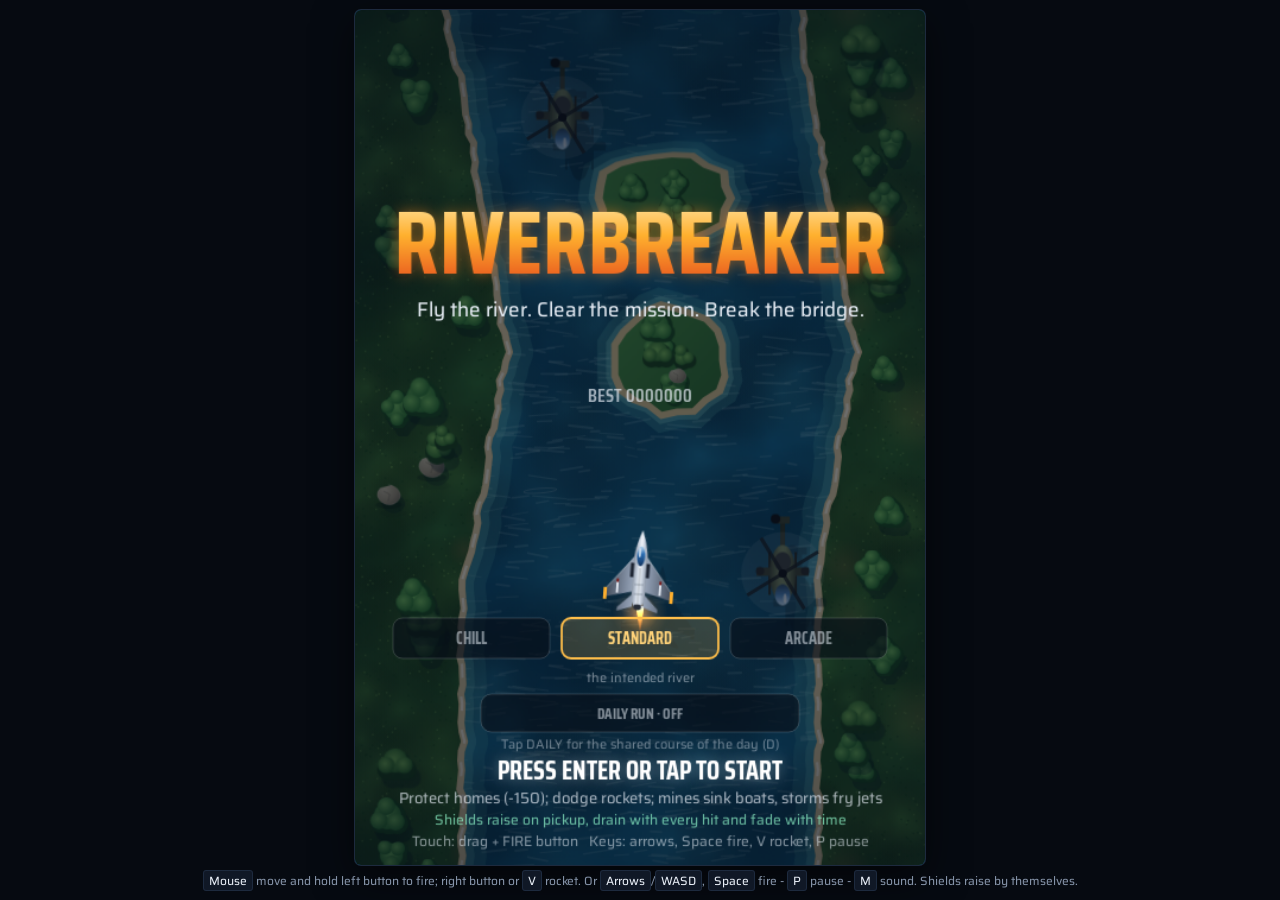
<file: index.html>
<!doctype html>
<html lang="en">
<head>
<meta charset="utf-8">
<meta name="viewport" content="width=device-width, initial-scale=1, viewport-fit=cover">
<script>
// Make sure the page is opened with a trailing slash so relative paths resolve inside the folder
if (!location.pathname.endsWith('/') && !/\.[a-z0-9]+$/i.test(location.pathname)) {
  location.replace(location.pathname + '/' + location.search + location.hash);
}
</script>
<title>Riverbreaker</title>
<meta name="description" content="Arcade river shooter. Fly upstream, shoot enemies, refuel and break every bridge. Works offline.">
<meta name="theme-color" content="#060a11">
<link rel="manifest" href="manifest.webmanifest">
<link rel="icon" href="icons/icon.svg" type="image/svg+xml">
<link rel="icon" href="icons/favicon-32.png" sizes="32x32" type="image/png">
<link rel="shortcut icon" href="favicon.ico">
<link rel="apple-touch-icon" href="icons/apple-touch-icon.png">
<meta name="mobile-web-app-capable" content="yes">
<meta name="apple-mobile-web-app-capable" content="yes">
<meta name="apple-mobile-web-app-title" content="Riverbreaker">
<meta name="apple-mobile-web-app-status-bar-style" content="black-translucent">
<link rel="stylesheet" href="fonts/fonts.css">
<style>
/* Page frame for the standalone app */
html { box-sizing: border-box; height: 100%; background: #060a11; overscroll-behavior: none;
  padding-top: env(safe-area-inset-top, 0px); padding-bottom: env(safe-area-inset-bottom, 0px); }
[hidden] { display: none !important; }

/* Layout: one centered game column, canvas scaled to fit the viewport height.
   Single dark look by choice: the page is a frame around the game screen. */
:root {
  --bg: #060a11;
  --panel: #101826;
  --ink: #e8eef6;
  --muted: #8593a8;
  --accent: #ffb02e;
  --line: #1d2a3e;
  --font-body: 'Saira', ui-sans-serif, system-ui, sans-serif;
  color-scheme: dark;
}
html, body { height: 100%; }
body {
  margin: 0;
  box-sizing: border-box;
  background: var(--bg);
  color: var(--ink);
  font-family: var(--font-body);
  padding-block: 10px;
  padding-left: max(16px, env(safe-area-inset-left, 0px));
  padding-right: max(16px, env(safe-area-inset-right, 0px));
  display: flex;
  flex-direction: column;
  align-items: center;
  gap: 8px;
}
.stage {
  flex: 1;
  width: 100%;
  min-width: 0;
  min-height: 0;
  display: flex;
  flex-direction: column;
  align-items: center;
  gap: 8px;
}
.view {
  flex: 1;
  width: 100%;
  min-height: 0;
  display: flex;
  align-items: center;
  justify-content: center;
}
canvas {
  display: block;
  background: #0f5b86;
  border-radius: 6px;
  box-shadow: 0 0 0 1px var(--line), 0 12px 40px rgba(0, 0, 0, 0.55);
  touch-action: none;
  outline: none;
  -webkit-touch-callout: none;
  -webkit-user-select: none;
  user-select: none;
}
canvas:focus-visible { box-shadow: 0 0 0 2px var(--accent); }
.hint {
  margin: 0;
  font-size: 12px;
  line-height: 1.4;
  color: var(--muted);
  text-align: center;
}
.hint kbd {
  font-family: inherit;
  color: var(--ink);
  background: var(--panel);
  border: 1px solid var(--line);
  border-radius: 3px;
  padding: 0 5px;
}
.hint-touch { display: none; }
@media (pointer: coarse) {
  .hint-key { display: none; }
  .hint-touch { display: block; font-size: 11px; }
}

</style>
</head>
<body>


<div class="stage">
  <div class="view" id="view">
    <canvas id="game" tabindex="0" aria-label="Riverbreaker game"></canvas>
  </div>
  <p class="hint hint-key"><kbd>Mouse</kbd> move and hold left button to fire; right button or <kbd>V</kbd> rocket. Or <kbd>Arrows</kbd>/<kbd>WASD</kbd>, <kbd>Space</kbd> fire - <kbd>P</kbd> pause - <kbd>M</kbd> sound. Shields raise by themselves.</p>
  <p class="hint hint-touch">Drag to steer and adjust speed. Hold FIRE to shoot; tap ROCKET to launch. Shields raise by themselves when you grab one.</p>
  <p class="hint" id="iosHint" hidden>To install on iPhone: tap Share, then Add to Home Screen.</p>
</div>

<script>
(() => {
'use strict';

// Constants
const W = 480;
let H = 720;                  // logical height, adapts to the screen in fit()
const ROW = 8;                // river row height in px
const PLAYER_OFFSET = 190;    // player distance above the bottom edge: keeps the thumb off the craft
const BRIDGE_EVERY = 700;     // rows between bridges
const MAX_LIVES = 4;
const EXTRA_LIFE_EVERY = 50000;
const MAX_ROCKETS = 5;
// The shield is an energy pool, not a stored charge: it raises itself the moment
// a shield pod is picked up, bleeds away with time and loses energy on every hit.
const SHIELD_MAX = 100;
const SHIELD_PICKUP = 65;      // energy added by one shield pod (was 55)
const SHIELD_DRAIN = 0.16;     // energy lost per frame while the dome is up (~10.4 s full, was 0.22)
const SHIELD_BULLET_COST = 14; // enemy bullet absorbed by the dome (was 16)
const SHIELD_ROCKET_COST = 24; // enemy rocket absorbed by the dome (was 28)
const SHIELD_CRASH_COST = 28;  // ramming an enemy or a bank (was 32)
const SHIELD_MINE_COST = 50;   // a mine is far more violent than a scrape (was 55)
const SHIELD_STORM_COST = 55;  // a lightning strike (was 60)
const SINK_DURATION = 150;     // two and a half seconds
const DEATH_DURATION = 112;    // staged explosion of the wreck before the respawn
const FUEL_EVERY = 220;       // one barge every 1760 px (~12-14 s): balanced pacing
const FUEL_RATE = 5.0;        // refuel per frame of contact: one swift pass fills the tank
const FUEL_BURN = 0.038;      // base fuel consumed per frame (~44 s per full tank)
// Hazards. Spacing values are rows; the offset keeps them off the fuel rows and
// the bridge approaches.
const MINE_EVERY = 64;        // anchored mine field spacing (river sectors)
const MINE_ROW = 37;
const STORM_EVERY = 88;       // cloud cell spacing (air sectors)
const STORM_ROW = 47;
const STORM_CHARGE = 20;      // frames between entering a storm core and the bolt
const STEP = 1000 / 60;       // fixed update step in ms
let PLAYER_SY = H - PLAYER_OFFSET;

const cv = document.getElementById('game');
const ctx = cv.getContext('2d');
const SC = Math.min(2, Math.max(1, window.devicePixelRatio || 1));
cv.width = Math.round(W * SC);
cv.height = Math.round(H * SC);

// Helpers
function mulberry32(a) {
  return function () {
    let t = a += 0x6D2B79F5;
    t = Math.imul(t ^ t >>> 15, t | 1);
    t ^= t + Math.imul(t ^ t >>> 7, t | 61);
    return ((t ^ t >>> 14) >>> 0) / 4294967296;
  };
}
// Deterministic value in [0,1) for a row and a salt, so spawns can be replayed after a respawn
function hash(r, s) {
  let x = Math.imul(r, 374761393) + Math.imul(s, 668265263) | 0;
  x = Math.imul(x ^ (x >>> 13), 1274126177);
  x ^= x >>> 16;
  return (x >>> 0) / 4294967296;
}
const clamp = (v, a, b) => Math.max(a, Math.min(b, v));
const lerp = (a, b, k) => a + (b - a) * k;
const overlap = (ax, ay, aw, ah, bx, by, bw, bh) =>
  Math.abs(ax - bx) * 2 < aw + bw && Math.abs(ay - by) * 2 < ah + bh;
function lin(g, x0, y0, x1, y1, stops) {
  const gr = g.createLinearGradient(x0, y0, x1, y1);
  for (const s of stops) gr.addColorStop(s[0], s[1]);
  return gr;
}
function rad(g, x, y, r0, r1, stops) {
  const gr = g.createRadialGradient(x, y, r0, x, y, r1);
  for (const s of stops) gr.addColorStop(s[0], s[1]);
  return gr;
}
function rr(x, y, w, h, r) {
  ctx.beginPath();
  ctx.moveTo(x + r, y);
  ctx.arcTo(x + w, y, x + w, y + h, r);
  ctx.arcTo(x + w, y + h, x, y + h, r);
  ctx.arcTo(x, y + h, x, y, r);
  ctx.arcTo(x, y, x + w, y, r);
  ctx.closePath();
}

// Sprite factory: sprites are drawn once into offscreen canvases
function sprite(w, h, draw) {
  const c = document.createElement('canvas');
  c.width = Math.ceil(w * SC);
  c.height = Math.ceil(h * SC);
  const g = c.getContext('2d');
  g.scale(SC, SC);
  draw(g, w, h);
  return { c, w, h, sh: null };
}
function shadowOf(s) {
  const c = document.createElement('canvas');
  c.width = s.c.width; c.height = s.c.height;
  const g = c.getContext('2d');
  g.drawImage(s.c, 0, 0);
  g.globalCompositeOperation = 'source-in';
  g.fillStyle = '#021424';
  g.fillRect(0, 0, c.width, c.height);
  return { c, w: s.w, h: s.h, sh: null };
}
// A charred copy of a sprite keeps its highlights but reads as burnt metal.
function charSprite(s) {
  const c = document.createElement('canvas');
  c.width = s.c.width; c.height = s.c.height;
  const g = c.getContext('2d');
  g.drawImage(s.c, 0, 0);
  g.globalCompositeOperation = 'source-atop';
  g.fillStyle = 'rgba(22,17,15,0.66)';
  g.fillRect(0, 0, c.width, c.height);
  return { c, w: s.w, h: s.h, sh: null };
}
function drawSprite(s, x, y, rot, sc, alpha) {
  ctx.save();
  ctx.translate(x, y);
  if (rot) ctx.rotate(rot);
  if (alpha !== undefined && alpha !== 1) ctx.globalAlpha = alpha;
  ctx.drawImage(s.c, -s.w * sc / 2, -s.h * sc / 2, s.w * sc, s.h * sc);
  ctx.restore();
}
function drawShadow(s, x, y, rot, sc, alt) {
  if (!s.sh) s.sh = shadowOf(s);
  drawSprite(s.sh, x + alt * 0.55, y + alt, rot, sc, 0.3);
}
function glow(s, x, y, size, alpha) {
  ctx.save();
  ctx.globalCompositeOperation = 'lighter';
  ctx.globalAlpha = clamp(alpha, 0, 1);
  ctx.drawImage(s.c, x - size / 2, y - size / 2, size, size);
  ctx.restore();
}
function makeGlow(r, g2, b) {
  return sprite(64, 64, g => {
    g.fillStyle = rad(g, 32, 32, 0, 32, [
      [0, 'rgba(' + r + ',' + g2 + ',' + b + ',1)'],
      [0.3, 'rgba(' + r + ',' + g2 + ',' + b + ',0.55)'],
      [0.65, 'rgba(' + r + ',' + g2 + ',' + b + ',0.14)'],
      [1, 'rgba(' + r + ',' + g2 + ',' + b + ',0)']
    ]);
    g.fillRect(0, 0, 64, 64);
  });
}
const G_FIRE = makeGlow(255, 150, 50);
const G_HOT = makeGlow(255, 245, 210);
const G_CYAN = makeGlow(80, 220, 255);
const G_GREEN = makeGlow(90, 255, 150);
const G_AMBER = makeGlow(255, 190, 60);
const G_MAG = makeGlow(255, 90, 210);
const G_RED = makeGlow(255, 70, 50);

// Sprites: player fighter (nose up, 64x72)
const S_PLAYER = sprite(64, 72, g => {
  g.fillStyle = lin(g, 0, 0, 64, 0, [[0, '#3b4452'], [0.35, '#8794a8'], [0.5, '#aab5c6'], [0.65, '#8794a8'], [1, '#3b4452']]);
  g.beginPath(); g.moveTo(27, 24); g.lineTo(2, 54); g.lineTo(2, 60); g.lineTo(27, 54); g.closePath(); g.fill();
  g.beginPath(); g.moveTo(37, 24); g.lineTo(62, 54); g.lineTo(62, 60); g.lineTo(37, 54); g.closePath(); g.fill();
  g.beginPath(); g.moveTo(27, 56); g.lineTo(14, 68); g.lineTo(14, 71); g.lineTo(27, 67); g.closePath(); g.fill();
  g.beginPath(); g.moveTo(37, 56); g.lineTo(50, 68); g.lineTo(50, 71); g.lineTo(37, 67); g.closePath(); g.fill();
  g.strokeStyle = 'rgba(255,255,255,0.4)'; g.lineWidth = 1;
  g.beginPath(); g.moveTo(27, 24); g.lineTo(2, 54); g.moveTo(37, 24); g.lineTo(62, 54); g.stroke();
  g.fillStyle = '#ffb02e'; g.fillRect(1, 52, 3, 10); g.fillRect(60, 52, 3, 10);
  g.fillStyle = '#dde3ec'; g.fillRect(12, 44, 2, 12); g.fillRect(50, 44, 2, 12);
  g.fillStyle = '#7a1f1f'; g.fillRect(12, 44, 2, 3); g.fillRect(50, 44, 2, 3);
  g.fillStyle = lin(g, 24, 0, 40, 0, [[0, '#697587'], [0.35, '#c9d2df'], [0.5, '#f0f4f9'], [0.65, '#c9d2df'], [1, '#697587']]);
  g.beginPath();
  g.moveTo(32, 2);
  g.bezierCurveTo(35, 10, 38, 18, 38, 28);
  g.lineTo(38, 56);
  g.bezierCurveTo(38, 62, 36, 66, 34, 68);
  g.lineTo(30, 68);
  g.bezierCurveTo(28, 66, 26, 62, 26, 56);
  g.lineTo(26, 28);
  g.bezierCurveTo(26, 18, 29, 10, 32, 2);
  g.fill();
  g.fillStyle = '#1b2230'; g.fillRect(23.5, 30, 3, 12); g.fillRect(37.5, 30, 3, 12);
  g.strokeStyle = 'rgba(20,30,50,0.35)'; g.lineWidth = 0.8;
  g.beginPath(); g.moveTo(32, 34); g.lineTo(32, 64); g.moveTo(28, 48); g.lineTo(36, 48); g.moveTo(28, 56); g.lineTo(36, 56); g.stroke();
  g.fillStyle = lin(g, 0, 14, 0, 34, [[0, '#d7efff'], [0.4, '#2a6db3'], [1, '#0e2a52']]);
  g.beginPath(); g.ellipse(32, 24, 3.6, 8.5, 0, 0, Math.PI * 2); g.fill();
  g.fillStyle = 'rgba(255,255,255,0.75)';
  g.beginPath(); g.ellipse(30.8, 21, 1, 4, 0, 0, Math.PI * 2); g.fill();
  g.fillStyle = '#262c37';
  g.beginPath(); g.ellipse(32, 67, 3.6, 2.4, 0, 0, Math.PI * 2); g.fill();
});

// Enemy jet (nose up in the sprite, drawn rotated to dive)
const S_ENEMYJET = sprite(52, 62, g => {
  g.fillStyle = lin(g, 0, 0, 52, 0, [[0, '#262b35'], [0.4, '#6a7385'], [0.5, '#7b8497'], [0.6, '#6a7385'], [1, '#262b35']]);
  g.beginPath(); g.moveTo(23, 22); g.lineTo(2, 50); g.lineTo(2, 56); g.lineTo(23, 47); g.closePath(); g.fill();
  g.beginPath(); g.moveTo(29, 22); g.lineTo(50, 50); g.lineTo(50, 56); g.lineTo(29, 47); g.closePath(); g.fill();
  g.beginPath(); g.moveTo(23, 13); g.lineTo(13, 20); g.lineTo(13, 23); g.lineTo(23, 20); g.closePath(); g.fill();
  g.beginPath(); g.moveTo(29, 13); g.lineTo(39, 20); g.lineTo(39, 23); g.lineTo(29, 20); g.closePath(); g.fill();
  g.fillStyle = '#c0392b'; g.fillRect(1, 49, 3, 7); g.fillRect(48, 49, 3, 7);
  g.fillStyle = lin(g, 22, 0, 30, 0, [[0, '#3b4150'], [0.5, '#8a93a6'], [1, '#3b4150']]);
  g.beginPath();
  g.moveTo(26, 2); g.lineTo(29.5, 16); g.lineTo(29.5, 52); g.lineTo(27.5, 60); g.lineTo(24.5, 60); g.lineTo(22.5, 52); g.lineTo(22.5, 16);
  g.closePath(); g.fill();
  g.fillStyle = '#c0392b'; g.fillRect(22.5, 38, 7, 3);
  g.fillStyle = lin(g, 0, 12, 0, 28, [[0, '#ff9a8a'], [0.5, '#8a1c1c'], [1, '#2a0808']]);
  g.beginPath(); g.ellipse(26, 20, 2.6, 6.5, 0, 0, Math.PI * 2); g.fill();
});

// Kamikaze attack drone: small, nimble quad-wing craft that homes in on the player
const S_DRONE = sprite(36, 36, g => {
  // Rotors / arms (X shape)
  g.strokeStyle = '#222933'; g.lineWidth = 3;
  g.beginPath(); g.moveTo(6, 6); g.lineTo(30, 30); g.moveTo(30, 6); g.lineTo(6, 30); g.stroke();
  // Rotor guard rings
  g.strokeStyle = '#4e5a6b'; g.lineWidth = 1.4;
  for (const [rx, ry] of [[7, 7], [29, 7], [7, 29], [29, 29]]) {
    g.beginPath(); g.arc(rx, ry, 5.5, 0, Math.PI * 2); g.stroke();
    g.fillStyle = 'rgba(120,210,255,0.45)'; g.beginPath(); g.arc(rx, ry, 2.5, 0, Math.PI * 2); g.fill();
  }
  // Central pod (armoured sphere + glowing red eye / sensor)
  g.fillStyle = lin(g, 10, 10, 26, 26, [[0, '#4b5563'], [0.45, '#1f2937'], [1, '#111827']]);
  g.beginPath(); g.arc(18, 18, 8.5, 0, Math.PI * 2); g.fill();
  g.strokeStyle = '#ff4d4d'; g.lineWidth = 1.2;
  g.beginPath(); g.arc(18, 18, 8.5, 0, Math.PI * 2); g.stroke();
  // Red seeker eye
  g.fillStyle = '#ff2222'; g.beginPath(); g.arc(18, 18, 3.8, 0, Math.PI * 2); g.fill();
  g.fillStyle = '#ffffff'; g.beginPath(); g.arc(17, 17, 1.2, 0, Math.PI * 2); g.fill();
});

// Attack helicopter without rotors (nose up, rotors are drawn live)
const S_HELI = sprite(50, 84, g => {
  g.strokeStyle = '#161a16'; g.lineWidth = 2;
  g.beginPath(); g.moveTo(14, 14); g.lineTo(14, 50); g.moveTo(36, 14); g.lineTo(36, 50); g.stroke();
  g.fillStyle = '#2e382c'; g.fillRect(23, 46, 4, 34);
  g.fillStyle = '#3a4538'; g.fillRect(19, 74, 12, 6);
  g.fillStyle = '#10151a'; g.beginPath(); g.arc(31, 78, 4, 0, Math.PI * 2); g.fill();
  g.fillStyle = '#2a3228'; g.fillRect(3, 30, 44, 7);
  g.fillStyle = '#12161a'; g.beginPath(); g.arc(6, 34, 3.5, 0, Math.PI * 2); g.arc(44, 34, 3.5, 0, Math.PI * 2); g.fill();
  g.fillStyle = lin(g, 14, 0, 36, 0, [[0, '#2b3629'], [0.4, '#6c7e5b'], [0.6, '#6c7e5b'], [1, '#2b3629']]);
  g.beginPath(); g.ellipse(25, 32, 11, 24, 0, 0, Math.PI * 2); g.fill();
  g.fillStyle = '#2a2f33'; g.beginPath(); g.ellipse(25, 42, 7, 8, 0, 0, Math.PI * 2); g.fill();
  g.fillStyle = lin(g, 0, 4, 0, 24, [[0, '#cfe9ff'], [0.5, '#3a78b8'], [1, '#14304f']]);
  g.beginPath(); g.ellipse(25, 14, 6.5, 9, 0, 0, Math.PI * 2); g.fill();
  g.fillStyle = 'rgba(255,255,255,0.65)'; g.beginPath(); g.ellipse(23, 11, 1.4, 4, 0, 0, Math.PI * 2); g.fill();
});

// Patrol boat (nose up, drawn rotated to cross the river)
const S_BOAT = sprite(34, 92, g => {
  g.fillStyle = lin(g, 4, 0, 30, 0, [[0, '#4a5360'], [0.5, '#a3aebd'], [1, '#4a5360']]);
  g.beginPath();
  g.moveTo(17, 2); g.bezierCurveTo(26, 12, 30, 24, 30, 34); g.lineTo(30, 82);
  g.quadraticCurveTo(30, 90, 24, 90); g.lineTo(10, 90); g.quadraticCurveTo(4, 90, 4, 82);
  g.lineTo(4, 34); g.bezierCurveTo(4, 24, 8, 12, 17, 2);
  g.closePath(); g.fill();
  g.strokeStyle = '#27303c'; g.lineWidth = 1.2; g.stroke();
  g.fillStyle = '#5b6674';
  g.beginPath(); g.moveTo(17, 8); g.bezierCurveTo(23, 16, 25, 26, 25, 34); g.lineTo(25, 84); g.lineTo(9, 84); g.lineTo(9, 34); g.bezierCurveTo(9, 26, 11, 16, 17, 8); g.fill();
  g.fillStyle = '#d3dae4'; rrIn(g, 10, 50, 14, 26, 3); g.fill();
  g.fillStyle = '#26303d'; g.fillRect(12, 54, 10, 4); g.fillRect(12, 62, 10, 3);
  g.fillStyle = '#8f1f1f'; g.fillRect(4, 80, 26, 3);
  g.fillStyle = '#2a3340'; g.beginPath(); g.arc(17, 26, 5.5, 0, Math.PI * 2); g.fill();
  g.fillStyle = '#9aa5b5'; g.fillRect(15.5, 40, 3, 6);
});
function rrIn(g, x, y, w, h, r) {
  g.beginPath();
  g.moveTo(x + r, y); g.arcTo(x + w, y, x + w, y + h, r); g.arcTo(x + w, y + h, x, y + h, r);
  g.arcTo(x, y + h, x, y, r); g.arcTo(x, y, x + w, y, r); g.closePath();
}

// Enemy gunboat: red military livery and a visible bow cannon distinguish it from patrol boats.
const S_GUNBOAT = sprite(40, 92, g => {
  g.fillStyle = lin(g, 4, 0, 36, 0, [[0, '#292d38'], [0.5, '#8d3431'], [1, '#272b35']]);
  g.beginPath(); g.moveTo(20, 2); g.bezierCurveTo(29, 13, 35, 27, 35, 42); g.lineTo(32, 81);
  g.quadraticCurveTo(30, 90, 20, 90); g.quadraticCurveTo(10, 90, 8, 81); g.lineTo(5, 42);
  g.bezierCurveTo(5, 27, 11, 13, 20, 2); g.closePath(); g.fill();
  g.strokeStyle = '#c7a77a'; g.lineWidth = 1.5; g.stroke();
  g.fillStyle = '#424956'; rrIn(g, 10, 31, 20, 34, 4); g.fill();
  g.fillStyle = '#9fa9b4'; rrIn(g, 12, 34, 16, 12, 3); g.fill();
  g.fillStyle = '#171c24'; g.fillRect(18, 16, 4, 22); g.fillRect(19, 9, 2, 18);
  g.fillStyle = '#e5c16b'; g.fillRect(8, 72, 4, 7); g.fillRect(28, 72, 4, 7);
});

// Player river patrol craft: brighter, broader silhouette than the enemy boats.
const S_PLAYER_BOAT = sprite(52, 92, g => {
  g.fillStyle = 'rgba(5,20,35,0.4)';
  g.beginPath(); g.ellipse(26, 48, 24, 43, 0, 0, Math.PI * 2); g.fill();
  g.fillStyle = lin(g, 5, 0, 47, 0, [[0, '#a83d25'], [0.28, '#f07a36'], [0.5, '#ffd27a'], [0.72, '#ee7131'], [1, '#8c2a22']]);
  g.beginPath(); g.moveTo(26, 2); g.bezierCurveTo(39, 14, 46, 27, 46, 43); g.lineTo(42, 78);
  g.quadraticCurveTo(39, 89, 26, 90); g.quadraticCurveTo(13, 89, 10, 78); g.lineTo(6, 43);
  g.bezierCurveTo(6, 27, 13, 14, 26, 2); g.closePath(); g.fill();
  g.strokeStyle = '#ffe3a0'; g.lineWidth = 2; g.stroke();
  g.fillStyle = '#253747'; rrIn(g, 13, 28, 26, 39, 8); g.fill();
  g.fillStyle = lin(g, 14, 0, 38, 0, [[0, '#a9e6ed'], [0.5, '#efffff'], [1, '#77c7d6']]);
  rrIn(g, 15, 31, 22, 17, 5); g.fill();
  g.fillStyle = 'rgba(255,255,255,0.75)'; g.fillRect(18, 34, 2, 10); g.fillRect(31, 34, 2, 10);
  g.fillStyle = '#263849'; rrIn(g, 15, 53, 22, 9, 3); g.fill();
  g.fillStyle = '#fff1b8'; g.fillRect(9, 72, 4, 8); g.fillRect(39, 72, 4, 8);
  g.fillStyle = '#fff'; g.beginPath(); g.arc(26, 20, 3, 0, Math.PI * 2); g.fill();
});

const S_TURRET = sprite(50, 40, g => {
  g.fillStyle = 'rgba(5,12,16,.32)'; g.beginPath(); g.ellipse(25, 34, 24, 5, 0, 0, Math.PI * 2); g.fill();
  g.fillStyle = '#343b40'; rrIn(g, 4, 11, 42, 25, 8); g.fill();
  g.fillStyle = lin(g, 7, 0, 43, 0, [[0, '#505e60'], [0.45, '#a0a98b'], [1, '#3c494b']]);
  rrIn(g, 9, 7, 32, 23, 8); g.fill();
  g.fillStyle = '#252c30'; g.beginPath(); g.arc(25, 17, 8, 0, Math.PI * 2); g.fill();
  g.fillStyle = '#dc7054'; g.beginPath(); g.arc(25, 17, 3, 0, Math.PI * 2); g.fill();
  g.fillStyle = '#d2c48f'; g.fillRect(8, 29, 5, 3); g.fillRect(37, 29, 5, 3);
});
const S_LAUNCHER = sprite(54, 44, g => {
  g.fillStyle = 'rgba(4,12,18,.35)'; g.beginPath(); g.ellipse(27, 36, 25, 5, 0, 0, Math.PI * 2); g.fill();
  g.fillStyle = '#343b42'; rrIn(g, 3, 16, 48, 21, 6); g.fill();
  g.fillStyle = lin(g, 5, 0, 49, 0, [[0, '#626b70'], [0.5, '#b1a987'], [1, '#485258']]);
  rrIn(g, 8, 10, 38, 22, 5); g.fill();
  g.fillStyle = '#252d33'; rrIn(g, 11, 5, 12, 28, 3); g.fill(); rrIn(g, 31, 5, 12, 28, 3); g.fill();
  g.fillStyle = '#d94e38'; rrIn(g, 13, 3, 8, 24, 3); g.fill(); rrIn(g, 33, 3, 8, 24, 3); g.fill();
  g.fillStyle = '#ffe4b0'; g.beginPath(); g.moveTo(17, 1); g.lineTo(21, 8); g.lineTo(13, 8); g.closePath(); g.fill();
  g.beginPath(); g.moveTo(37, 1); g.lineTo(41, 8); g.lineTo(33, 8); g.closePath(); g.fill();
  g.fillStyle = '#e3cf8b'; g.fillRect(7, 30, 5, 3); g.fillRect(42, 30, 5, 3);
});

// Fuel barge (top view, 56x104): an amber river tanker with a pump house,
// hazard chevrons and a blinking beacon, so it reads as a fuel stop at a glance.
const S_BARGE = sprite(56, 104, g => {
  // Hull and rub rail
  g.fillStyle = lin(g, 4, 0, 52, 0, [[0, '#0b131b'], [0.42, '#2b3a48'], [1, '#0a1118']]);
  rrIn(g, 6, 3, 44, 98, 13); g.fill();
  g.strokeStyle = '#6a8095'; g.lineWidth = 1.4; g.stroke();
  g.strokeStyle = 'rgba(150,180,205,0.28)'; g.lineWidth = 1;
  rrIn(g, 9, 6, 38, 92, 11); g.stroke();

  // Deck
  g.fillStyle = '#16212c'; rrIn(g, 12, 9, 32, 86, 8); g.fill();

  // Two amber fuel tanks
  for (let i = 0; i < 2; i++) {
    const y = 13 + i * 32;
    g.fillStyle = lin(g, 15, 0, 41, 0, [[0, '#7a4a10'], [0.32, '#ffc24a'], [0.58, '#ffe6a6'], [1, '#6d4008']]);
    rrIn(g, 15, y, 26, 27, 8); g.fill();
    g.strokeStyle = 'rgba(66,40,7,0.5)'; g.lineWidth = 1;
    for (const yy of [y + 6, y + 13.5, y + 21]) { g.beginPath(); g.moveTo(16, yy); g.lineTo(40, yy); g.stroke(); }
    // hatch
    g.fillStyle = '#3b2a10'; g.beginPath(); g.arc(28, y + 13.5, 4.2, 0, 7); g.fill();
    g.fillStyle = '#ffd97a'; g.beginPath(); g.arc(28, y + 13.5, 2, 0, 7); g.fill();
    // hazard chevrons along the tank shoulders
    g.fillStyle = 'rgba(18,18,22,0.82)';
    g.fillRect(15, y + 30, 26, 0.9);
  }

  // Hazard chevrons on the deck strip
  g.fillStyle = '#1c1a17'; g.fillRect(12, 76, 32, 7);
  for (let x = -8; x < 34; x += 8) {
    g.fillStyle = '#ffcb45';
    g.beginPath();
    g.moveTo(12 + x, 83); g.lineTo(12 + x + 4, 76); g.lineTo(12 + x + 8, 76); g.lineTo(12 + x + 4, 83);
    g.closePath(); g.fill();
  }

  // Pump house with a lit window and a hose reel
  g.fillStyle = '#2e3d4b'; rrIn(g, 17, 85, 22, 12, 3); g.fill();
  g.fillStyle = '#0f1720'; rrIn(g, 20, 88, 16, 6, 2); g.fill();
  g.fillStyle = '#ffd35c'; g.fillRect(21, 89, 14, 4);
  g.strokeStyle = '#9ab0c6'; g.lineWidth = 1.6;
  g.beginPath(); g.arc(13.5, 91, 4.4, 0, 7); g.stroke();
  g.beginPath(); g.arc(42.5, 91, 4.4, 0, 7); g.stroke();

  // Port / starboard lights
  g.fillStyle = '#ff3b30'; g.beginPath(); g.arc(10.5, 16, 2.2, 0, 7); g.fill();
  g.fillStyle = '#39e07a'; g.beginPath(); g.arc(45.5, 16, 2.2, 0, 7); g.fill();

  // FUEL placard right behind the bow
  g.fillStyle = 'rgba(8,14,20,0.9)'; rrIn(g, 16, 8.5, 24, 10, 2); g.fill();
  g.fillStyle = '#ffd35c'; g.font = '700 8px sans-serif'; g.textAlign = 'center'; g.textBaseline = 'middle';
  g.fillText('FUEL', 28, 14);
});


// Trees
function makeTree(v) {
  return sprite(36, 36, g => {
    const sets = [
      [[18, 18, 14], [11, 22, 9], [25, 23, 9], [17, 10, 9]],
      [[18, 18, 15], [9, 17, 8], [27, 17, 8], [18, 29, 8], [18, 8, 8]],
      [[18, 19, 13], [12, 12, 8], [24, 13, 8], [18, 27, 9]]
    ][v];
    for (const c of sets) { g.fillStyle = '#1b4f27'; g.beginPath(); g.arc(c[0], c[1], c[2], 0, 7); g.fill(); }
    for (const c of sets) {
      g.fillStyle = rad(g, c[0] - 3, c[1] - 3, 0, c[2], [[0, '#72c064'], [1, '#2d7839']]);
      g.beginPath(); g.arc(c[0] - 1.5, c[1] - 1.5, c[2] * 0.82, 0, 7); g.fill();
    }
  });
}
const S_TREES = [makeTree(0), makeTree(1), makeTree(2)];
// Jungle filler: bushes and boulders break up the wall of identical trees.
function makeBush(v) {
  return sprite(30, 28, g => {
    const sets = v % 2 ? [[15, 15, 10], [9, 18, 7], [21, 18, 7]] : [[14, 16, 9], [20, 16, 7], [13, 9, 7]];
    for (const c of sets) { g.fillStyle = '#1b4623'; g.beginPath(); g.arc(c[0], c[1] + 2, c[2], 0, 7); g.fill(); }
    for (const c of sets) {
      g.fillStyle = rad(g, c[0] - 2, c[1] - 2, 0, c[2], [[0, '#79bd5f'], [1, '#2b6c31']]);
      g.beginPath(); g.arc(c[0] - 1, c[1] - 1, c[2] * 0.8, 0, 7); g.fill();
    }
  });
}
function makeRock(v) {
  return sprite(44, 38, g => {
    g.fillStyle = 'rgba(5,18,24,.26)'; g.beginPath(); g.ellipse(22, 30, 14, 4, 0, 0, 7); g.fill();
    const pts = v % 2 ? [[15, 9], [28, 8], [37, 18], [32, 29], [20, 31], [8, 24], [7, 14]]
      : [[18, 7], [31, 11], [36, 22], [26, 31], [13, 28], [8, 17]];
    g.beginPath();
    for (let i = 0; i < pts.length; i++) {
      const a = pts[i], b = pts[(i + 1) % pts.length];
      const mx = (a[0] + b[0]) / 2, my = (a[1] + b[1]) / 2;
      if (i === 0) g.moveTo(mx, my);
      g.quadraticCurveTo(a[0], a[1], (a[0] + b[0]) / 2, (a[1] + b[1]) / 2);
    }
    g.closePath();
    g.fillStyle = rad(g, 17, 13, 0, 24, [[0, '#c0baa6'], [0.55, '#98917e'], [1, '#5d5a50']]); g.fill();
    g.strokeStyle = 'rgba(250,246,232,.18)'; g.lineWidth = 1.2; g.stroke();
    g.strokeStyle = 'rgba(60,56,48,.35)'; g.lineWidth = 1;
    g.beginPath(); g.moveTo(16, 15); g.lineTo(23, 19); g.lineTo(21, 26); g.stroke();
  });
}
const S_BUSHES = [makeBush(0), makeBush(1)];
const S_ROCKS = [makeRock(0), makeRock(1)];

// City: flat roofs seen from above, with a slice of lit facade at the bottom.
function makeBlock(v) {
  const pal = [['#39424d', '#5d6874', '#2b333d'], ['#4a4038', '#6f6355', '#3a322c'], ['#334049', '#54636d', '#242f37']][v % 3];
  return sprite(84, 80, g => {
    g.fillStyle = 'rgba(5,12,18,.34)'; g.beginPath(); g.ellipse(42, 70, 32, 7, 0, 0, 7); g.fill();
    g.fillStyle = pal[2]; g.fillRect(11, 44, 62, 22);
    for (let i = 0; i < 5; i++) {
      g.fillStyle = (i + v) % 3 === 0 ? 'rgba(255,226,150,.75)' : 'rgba(120,160,190,.35)';
      g.fillRect(15 + i * 12, 50, 6, 7);
    }
    g.fillStyle = pal[0]; rrIn(g, 8, 10, 68, 44, 4); g.fill();
    g.fillStyle = pal[1]; rrIn(g, 12, 14, 60, 36, 3); g.fill();
    g.strokeStyle = 'rgba(255,255,255,.14)'; g.lineWidth = 1; rrIn(g, 12, 14, 60, 36, 3); g.stroke();
    g.fillStyle = '#8d97a2'; g.fillRect(20, 22, 14, 10); g.fillRect(46, 31, 12, 9);
    g.fillStyle = '#c0cad4'; g.fillRect(20, 22, 14, 3); g.fillRect(46, 31, 12, 3);
    g.fillStyle = '#6d7782'; g.fillRect(58, 18, 10, 10);
    g.strokeStyle = 'rgba(0,0,0,.35)'; g.lineWidth = 1.4; rrIn(g, 8, 10, 68, 44, 4); g.stroke();
  });
}
// Industry: storage tanks with a rust streak and a pipe to the bank.
function makeTank(v) {
  return sprite(64, 64, g => {
    g.fillStyle = 'rgba(5,12,18,.34)'; g.beginPath(); g.ellipse(32, 54, 25, 6, 0, 0, 7); g.fill();
    g.strokeStyle = '#4e5a55'; g.lineWidth = 4; g.beginPath(); g.moveTo(32, 50); g.lineTo(32, 62); g.stroke();
    g.fillStyle = rad(g, 28, 24, 0, 24, [[0, v % 2 ? '#a8b4ad' : '#9fb0b8'], [1, '#57655f']]);
    g.beginPath(); g.arc(32, 30, 20, 0, 7); g.fill();
    g.strokeStyle = '#c6d2cb'; g.lineWidth = 1.4; g.beginPath(); g.arc(32, 30, 20, 0, 7); g.stroke();
    g.strokeStyle = 'rgba(18,28,24,.5)'; g.lineWidth = 1;
    for (const r of [14, 9, 4.5]) { g.beginPath(); g.arc(32, 30, r, 0, 7); g.stroke(); }
    g.strokeStyle = 'rgba(190,110,50,.55)'; g.lineWidth = 2.2;
    g.beginPath(); g.arc(32, 30, 17, 0.35, 1.95); g.stroke();
    g.fillStyle = '#d8c25a'; g.beginPath(); g.arc(32, 30, 2.6, 0, 7); g.fill();
  });
}
// Industry: a ribbed shed with a hazard-striped door and a chimney.
function makePlant(v) {
  return sprite(92, 78, g => {
    g.fillStyle = 'rgba(5,12,18,.34)'; g.beginPath(); g.ellipse(46, 68, 34, 7, 0, 0, 7); g.fill();
    g.fillStyle = v % 2 ? '#5a646c' : '#4f585f'; rrIn(g, 8, 22, 76, 38, 3); g.fill();
    g.fillStyle = '#79858e'; rrIn(g, 8, 22, 76, 11, 3); g.fill();
    g.strokeStyle = 'rgba(18,26,32,.35)'; g.lineWidth = 1;
    for (let x = 16; x < 82; x += 10) { g.beginPath(); g.moveTo(x, 33); g.lineTo(x, 58); g.stroke(); }
    g.fillStyle = '#2b333a'; g.fillRect(34, 42, 22, 17);
    g.save(); g.beginPath(); g.rect(34, 42, 22, 17); g.clip();
    for (let i = -18; i < 26; i += 9) {
      g.fillStyle = '#f0c341';
      g.beginPath(); g.moveTo(34 + i, 59); g.lineTo(34 + i + 5, 59); g.lineTo(34 + i + 18, 42); g.lineTo(34 + i + 13, 42);
      g.closePath(); g.fill();
    }
    g.restore();
    g.fillStyle = '#4c565e'; g.fillRect(68, 6, 9, 20);
    g.fillStyle = '#8a949c'; g.beginPath(); g.ellipse(72.5, 6, 4.5, 2, 0, 0, 7); g.fill();
  });
}
// Desert: cacti and dry rocks.
function makeCactus(v) {
  return sprite(40, 48, g => {
    g.fillStyle = 'rgba(5,18,24,.3)'; g.beginPath(); g.ellipse(20, 43, 11, 4, 0, 0, 7); g.fill();
    g.fillStyle = '#3f7a46';
    rrIn(g, 16, 8, 9, 34, 4); g.fill();
    if (v % 2 === 0) { rrIn(g, 7, 18, 9, 5, 2); g.fill(); rrIn(g, 7, 15, 5, 14, 2); g.fill(); }
    else { rrIn(g, 25, 24, 8, 5, 2); g.fill(); rrIn(g, 28, 21, 5, 13, 2); g.fill(); }
    g.strokeStyle = 'rgba(160,225,150,.3)'; g.lineWidth = 1.3; rrIn(g, 16, 8, 9, 34, 4); g.stroke();
  });
}
const S_BLOCKS = [makeBlock(0), makeBlock(1), makeBlock(2)];

// Survivors. The river is enemy ground and the people are what it costs: they
// wave from the shallows, or swim in a life ring, and picking one up is a rescue.
// Two frames each (the arm swings), baked once like every other sprite.
const SURVIVOR_PALS = [
  { shirt: '#d94f3d', skin: '#e7b189', hair: '#35251c', ring: '#e8642e' },
  { shirt: '#3f7fc0', skin: '#c98f66', hair: '#241a14', ring: '#e8642e' },
  { shirt: '#d9a441', skin: '#f0c39c', hair: '#8a6236', ring: '#e8642e' },
  { shirt: '#4f9d6a', skin: '#b57a52', hair: '#1e1611', ring: '#e8642e' }
];
function makeSurvivor(v, water, frame) {
  const p = SURVIVOR_PALS[v % SURVIVOR_PALS.length];
  return sprite(38, 52, g => {
    const cx = 19;
    // life ring, drawn under the body so the swimmer sits inside it
    if (water) {
      g.fillStyle = 'rgba(4,10,16,.28)'; g.beginPath(); g.ellipse(cx, 40, 15, 5, 0, 0, 7); g.fill();
      g.strokeStyle = p.ring; g.lineWidth = 8; g.beginPath(); g.arc(cx, 38, 12, 0, 7); g.stroke();
      g.strokeStyle = '#f6f1e6'; g.lineWidth = 3;
      for (let i = 0; i < 4; i++) {
        const a = i * Math.PI / 2 + 0.35;
        g.beginPath(); g.arc(cx, 38, 12, a, a + 0.6); g.stroke();
      }
    } else {
      g.fillStyle = 'rgba(4,10,16,.3)'; g.beginPath(); g.ellipse(cx, 46, 10, 4, 0, 0, 7); g.fill();
    }
    const base = water ? 30 : 34;
    // free arm first: it is the thing that makes a 26 px human read as "help"
    g.strokeStyle = p.skin; g.lineWidth = 5.5; g.lineCap = 'round';
    const wx = frame ? cx + 15 : cx + 12, wy = frame ? 12 : 17;
    g.beginPath(); g.moveTo(cx + 7, base - 4); g.lineTo(wx, wy); g.stroke();
    g.beginPath(); g.moveTo(cx - 7, base - 3); g.lineTo(cx - 12, base + 4); g.stroke();
    // torso
    g.fillStyle = p.shirt;
    rrIn(g, cx - 8, base - 8, 16, 17, 6); g.fill();
    g.fillStyle = 'rgba(255,255,255,.18)';
    rrIn(g, cx - 8, base - 8, 16, 6, 5); g.fill();
    // head and hair
    g.fillStyle = p.skin;
    g.beginPath(); g.arc(cx, base - 15, 7, 0, 7); g.fill();
    g.fillStyle = p.hair;
    g.beginPath(); g.arc(cx, base - 16, 7, Math.PI * 1.02, Math.PI * 1.98); g.fill();
    // hand on the raised arm
    g.fillStyle = p.skin; g.beginPath(); g.arc(wx, wy, 3.2, 0, 7); g.fill();
  });
}
const S_SURV_LAND = SURVIVOR_PALS.map((_, v) => [makeSurvivor(v, false, 0), makeSurvivor(v, false, 1)]);
const S_SURV_WATER = SURVIVOR_PALS.map((_, v) => [makeSurvivor(v, true, 0), makeSurvivor(v, true, 1)]);
const S_TANKS = [makeTank(0), makeTank(1)];
const S_PLANTS = [makePlant(0), makePlant(1)];
const S_CACTI = [makeCactus(0), makeCactus(1)];

// Islands are generated per island and cached
const islandCache = new Map();
function makeIsland(key, w, h, th) {
  const cacheKey = key + ':' + (th ? th.id : 'jungle');
  if (islandCache.has(cacheKey)) return islandCache.get(cacheKey);
  const deco = th ? th.decor : S_TREES;
  const decoFits = deco.map(d => (d.w > d.h * 1.6 ? S_TREES[0] : d));
  const m = 24, cw = w + 2 * m, ch = h + 2 * m;
  const s = sprite(cw, ch, g => {
    const cx = cw / 2, cy = ch / 2, N = 22, pts = [];
    for (let i = 0; i < N; i++) {
      const a = i / N * Math.PI * 2, k = 0.84 + 0.16 * hash(key * 31 + i, 40);
      pts.push([cx + Math.cos(a) * w / 2 * k, cy + Math.sin(a) * h / 2 * k]);
    }
    const path = sc => {
      g.beginPath();
      pts.forEach((p, i) => {
        const px = cx + (p[0] - cx) * sc, py = cy + (p[1] - cy) * sc;
        if (i) g.lineTo(px, py); else g.moveTo(px, py);
      });
      g.closePath();
    };
    path(1.3); g.fillStyle = 'rgba(120,230,220,0.2)'; g.fill();
    path(1.14); g.fillStyle = 'rgba(150,235,225,0.3)'; g.fill();
    path(1.05); g.fillStyle = th ? th.islandSand : '#d4c293'; g.fill();
    const land = th ? th.islandLand : ['#4f9d4f', '#235e2d'];
    path(0.92); g.fillStyle = lin(g, 0, 0, cw, ch, [[0, land[0]], [1, land[1]]]); g.fill();
    const n = Math.max(3, Math.round(w * h / 1700));
    for (let i = 0; i < n; i++) {
      const a = hash(key, 50 + i) * Math.PI * 2, d = 0.15 + hash(key, 70 + i) * 0.55;
      const x = cx + Math.cos(a) * w / 2 * d, y = cy + Math.sin(a) * h / 2 * d;
      const sz = 22 + hash(key, 90 + i) * 12;
      const dv = decoFits[(i + key) % decoFits.length];
      const dh = sz * dv.h / dv.w;
      g.drawImage(dv.c, x - sz / 2, y - dh / 2, sz, dh);
    }
  });
  islandCache.set(cacheKey, s);
  return s;
}

// Tiled textures
function wrapDraw(g, size, x, y, fn) {
  for (let dx = -1; dx <= 1; dx++) for (let dy = -1; dy <= 1; dy++) fn(x + dx * size, y + dy * size);
}
function makeTile(size, draw) {
  const c = document.createElement('canvas');
  c.width = size * SC; c.height = size * SC;
  const g = c.getContext('2d');
  g.scale(SC, SC);
  draw(g, size);
  return ctx.createPattern(c, 'repeat');
}
const TILE = 256;
const trng = mulberry32(777);
const PAT_WATER_A = makeTile(TILE, (g, S) => {
  g.fillStyle = '#126a98'; g.fillRect(0, 0, S, S);
  for (let i = 0; i < 34; i++) {
    const x = trng() * S, y = trng() * S, r = 30 + trng() * 50, light = i % 2 === 0;
    wrapDraw(g, S, x, y, (px, py) => {
      g.fillStyle = rad(g, px, py, 0, r, [[0, light ? 'rgba(60,170,205,0.22)' : 'rgba(4,36,66,0.28)'], [1, 'rgba(0,0,0,0)']]);
      g.fillRect(px - r, py - r, r * 2, r * 2);
    });
  }
  g.strokeStyle = 'rgba(210,245,255,0.14)'; g.lineCap = 'round';
  for (let i = 0; i < 150; i++) {
    const x = trng() * S, y = trng() * S, len = 8 + trng() * 22, a = (trng() - 0.5) * 0.4;
    g.lineWidth = 1 + trng() * 1.2;
    wrapDraw(g, S, x, y, (px, py) => { g.beginPath(); g.moveTo(px, py); g.lineTo(px + Math.cos(a) * len, py + Math.sin(a) * len); g.stroke(); });
  }
});
const PAT_WATER_B = makeTile(TILE, (g, S) => {
  g.strokeStyle = 'rgba(235,252,255,0.28)'; g.lineCap = 'round';
  for (let i = 0; i < 80; i++) {
    const x = trng() * S, y = trng() * S, len = 6 + trng() * 18, a = (trng() - 0.5) * 0.5;
    g.lineWidth = 0.8 + trng() * 1.2;
    wrapDraw(g, S, x, y, (px, py) => { g.beginPath(); g.moveTo(px, py); g.lineTo(px + Math.cos(a) * len, py + Math.sin(a) * len); g.stroke(); });
  }
});
const PAT_GRASS = makeTile(TILE, (g, S) => {
  g.fillStyle = '#2d6a35'; g.fillRect(0, 0, S, S);
  for (let i = 0; i < 46; i++) {
    const x = trng() * S, y = trng() * S, r = 22 + trng() * 46, light = i % 3 !== 0;
    wrapDraw(g, S, x, y, (px, py) => {
      g.fillStyle = rad(g, px, py, 0, r, [[0, light ? 'rgba(98,170,76,0.30)' : 'rgba(12,48,26,0.35)'], [1, 'rgba(0,0,0,0)']]);
      g.fillRect(px - r, py - r, r * 2, r * 2);
    });
  }
  for (let i = 0; i < 700; i++) {
    g.fillStyle = trng() < 0.5 ? 'rgba(20,70,32,0.45)' : 'rgba(140,200,100,0.28)';
    g.fillRect(trng() * S, trng() * S, 1.5, 1.5);
  }
  for (let i = 0; i < 5; i++) {
    const x = trng() * S, y = trng() * S, r = 14 + trng() * 22;
    wrapDraw(g, S, x, y, (px, py) => {
      g.fillStyle = rad(g, px, py, 0, r, [[0, 'rgba(150,120,70,0.28)'], [1, 'rgba(150,120,70,0)']]);
      g.fillRect(px - r, py - r, r * 2, r * 2);
    });
  }
});
// City ground: pavement slabs with joints, drains and a few oil stains.
const PAT_CITY = makeTile(TILE, (g, S) => {
  g.fillStyle = '#4a4f52'; g.fillRect(0, 0, S, S);
  for (let i = 0; i < 30; i++) {
    const x = trng() * S, y = trng() * S, r = 26 + trng() * 46;
    wrapDraw(g, S, x, y, (px, py) => {
      g.fillStyle = rad(g, px, py, 0, r, [[0, trng() < 0.5 ? 'rgba(96,102,104,0.35)' : 'rgba(40,44,46,0.4)'], [1, 'rgba(0,0,0,0)']]);
      g.fillRect(px - r, py - r, r * 2, r * 2);
    });
  }
  g.strokeStyle = 'rgba(20,24,26,0.55)'; g.lineWidth = 1.6;
  for (let i = 0; i < 4; i++) {
    const p = i * S / 4;
    g.beginPath(); g.moveTo(0, p); g.lineTo(S, p); g.stroke();
    g.beginPath(); g.moveTo(p, 0); g.lineTo(p, S); g.stroke();
  }
  for (let i = 0; i < 380; i++) {
    g.fillStyle = trng() < 0.5 ? 'rgba(24,28,30,0.4)' : 'rgba(140,144,146,0.3)';
    g.fillRect(trng() * S, trng() * S, 1.6, 1.6);
  }
  for (let i = 0; i < 3; i++) {
    const x = trng() * S, y = trng() * S, r = 20 + trng() * 26;
    wrapDraw(g, S, x, y, (px, py) => {
      g.fillStyle = rad(g, px, py, 0, r, [[0, 'rgba(14,16,18,0.45)'], [1, 'rgba(14,16,18,0)']]);
      g.fillRect(px - r, py - r, r * 2, r * 2);
    });
  }
});
// Industry ground: cracked concrete, gravel and rust.
const PAT_YARD = makeTile(TILE, (g, S) => {
  g.fillStyle = '#5a554c'; g.fillRect(0, 0, S, S);
  for (let i = 0; i < 34; i++) {
    const x = trng() * S, y = trng() * S, r = 24 + trng() * 48;
    wrapDraw(g, S, x, y, (px, py) => {
      const c = trng() < 0.5 ? 'rgba(110,104,92,0.3)' : (trng() < 0.5 ? 'rgba(38,34,30,0.4)' : 'rgba(150,90,50,0.16)');
      g.fillStyle = rad(g, px, py, 0, r, [[0, c], [1, 'rgba(0,0,0,0)']]);
      g.fillRect(px - r, py - r, r * 2, r * 2);
    });
  }
  g.strokeStyle = 'rgba(30,26,22,0.4)'; g.lineWidth = 1;
  for (let i = 0; i < 5; i++) {
    let x = trng() * S, y = trng() * S;
    g.beginPath(); g.moveTo(x, y);
    for (let j = 0; j < 5; j++) { x += (trng() - 0.5) * 40; y += (trng() - 0.5) * 40; g.lineTo(x, y); }
    g.stroke();
  }
  for (let i = 0; i < 520; i++) {
    g.fillStyle = trng() < 0.5 ? 'rgba(30,26,22,0.45)' : 'rgba(150,142,124,0.35)';
    g.fillRect(trng() * S, trng() * S, 1.7, 1.7);
  }
});
// Desert ground: warm sand with dune shading and the odd stone.
const PAT_SAND = makeTile(TILE, (g, S) => {
  g.fillStyle = '#c9ab72'; g.fillRect(0, 0, S, S);
  for (let i = 0; i < 40; i++) {
    const x = trng() * S, y = trng() * S, r = 34 + trng() * 60, light = i % 2 === 0;
    wrapDraw(g, S, x, y, (px, py) => {
      g.fillStyle = rad(g, px, py, 0, r, [[0, light ? 'rgba(232,205,150,0.35)' : 'rgba(150,120,74,0.3)'], [1, 'rgba(0,0,0,0)']]);
      g.fillRect(px - r, py - r, r * 2, r * 2);
    });
  }
  g.strokeStyle = 'rgba(160,130,84,0.32)'; g.lineWidth = 2;
  for (let i = 0; i < 9; i++) {
    const y = trng() * S;
    g.beginPath();
    for (let x = 0; x <= S; x += 16) g.lineTo(x, y + Math.sin(x * 0.03 + i) * 6);
    g.stroke();
  }
  for (let i = 0; i < 260; i++) {
    g.fillStyle = trng() < 0.5 ? 'rgba(150,120,74,0.4)' : 'rgba(238,222,180,0.4)';
    g.fillRect(trng() * S, trng() * S, 1.6, 1.6);
  }
});

// Landscape themes. The river runs from one kind of country into the next: two
// sectors of each, in order, then it starts over. Everything a theme changes is
// data - colours, the bank tile, the decoration sprites - so a new one is a few
// lines, not a new renderer.
const THEMES = [
  {
    id: 'jungle', name: 'JUNGLE', wash: null, pat: PAT_GRASS,
    shallow: ['rgba(120,225,215,0.15)', 'rgba(140,235,225,0.2)'],
    edge: '#cdb98a', foam: 'rgba(255,255,255,0.6)', foamSoft: 'rgba(255,255,255,0.22)',
    decor: [S_TREES[0], S_TREES[1], S_TREES[2], S_BUSHES[0], S_ROCKS[0], S_BUSHES[1], S_TREES[0]],
    density: 0.34, minBank: 50, size: [24, 44], shadow: true,
    maxWidth: 350, islandSand: '#d4c293', islandLand: ['#4f9d4f', '#235e2d']
  },
  {
    id: 'city', name: 'CITY', wash: 'rgba(168,198,210,1)', pat: PAT_CITY,
    shallow: ['rgba(150,190,205,0.14)', 'rgba(170,205,215,0.18)'],
    edge: '#9fa5a8', foam: 'rgba(240,250,255,0.5)', foamSoft: 'rgba(240,250,255,0.18)',
    decor: [S_BLOCKS[0], S_BLOCKS[1], S_BLOCKS[2], S_BLOCKS[0], S_BLOCKS[1], S_BUSHES[0]],
    density: 0.38, minBank: 86, size: [58, 96], shadow: true,
    maxWidth: 296, islandSand: '#b6b0a0', islandLand: ['#6d8a5c', '#3c5436']
  },
  {
    id: 'industry', name: 'WORKS', wash: 'rgba(150,158,150,1)', pat: PAT_YARD,
    shallow: ['rgba(130,140,132,0.16)', 'rgba(150,158,146,0.16)'],
    edge: '#8d8578', foam: 'rgba(230,228,214,0.36)', foamSoft: 'rgba(220,218,200,0.14)',
    decor: [S_TANKS[0], S_PLANTS[0], S_TANKS[1], S_PLANTS[1], S_ROCKS[1], S_TANKS[0]],
    density: 0.33, minBank: 92, size: [48, 88], shadow: true,
    maxWidth: 312, islandSand: '#a99c86', islandLand: ['#7b7566', '#4a463c']
  },
  {
    id: 'desert', name: 'DESERT', wash: 'rgba(228,208,166,1)', pat: PAT_SAND,
    shallow: ['rgba(225,205,160,0.16)', 'rgba(235,220,180,0.2)'],
    edge: '#e2cf9e', foam: 'rgba(255,248,225,0.5)', foamSoft: 'rgba(255,248,225,0.16)',
    decor: [S_ROCKS[0], S_CACTI[0], S_ROCKS[1], S_CACTI[1], S_CACTI[0], S_ROCKS[0]],
    density: 0.30, minBank: 52, size: [26, 54], shadow: true,
    maxWidth: 366, islandSand: '#e4d2a2', islandLand: ['#c0a672', '#8a7043']
  }
];
const SECTORS_PER_THEME = 2;
function themeForSector(sec) {
  return THEMES[Math.floor(Math.max(0, sec) / SECTORS_PER_THEME) % THEMES.length];
}
function themeForRow(r) { return themeForSector(Math.floor(r / BRIDGE_EVERY)); }
function themeNow() { return themeForSector(bridgesPassed); }

const S_CLOUD = sprite(260, 150, g => {
  g.scale(1, 0.58);
  g.fillStyle = rad(g, 130, 130, 0, 125, [[0, 'rgba(0,20,40,0.22)'], [1, 'rgba(0,20,40,0)']]);
  g.fillRect(0, 0, 260, 260);
});
// Weather sprites are baked once so the per-frame cost stays a few drawImage
// calls: important for the Android build, where gradient fills are expensive.
function cloudSprite(w, h, stops, blobs) {
  return sprite(w, h, g => {
    for (const b of blobs) {
      const cx = b[0] * w, cy = b[1] * h, r = b[2] * w;
      g.fillStyle = rad(g, cx, cy, 0, r, stops);
      g.fillRect(cx - r, cy - r, r * 2, r * 2);
    }
  });
}
// Blob centres and radii stay inside the sprite box: anything that spills over the
// edge would be clipped into a hard straight line.
const CLOUD_BLOBS = [[0.30, 0.52, 0.29], [0.50, 0.40, 0.29], [0.70, 0.50, 0.29],
  [0.40, 0.66, 0.27], [0.62, 0.68, 0.25], [0.80, 0.64, 0.18], [0.20, 0.64, 0.17]];
const S_CLOUD_SOFT = cloudSprite(190, 104, [
  [0, 'rgba(246,253,255,0.98)'], [0.4, 'rgba(226,243,254,0.66)'], [0.75, 'rgba(214,236,250,0.26)'], [1, 'rgba(210,234,250,0)']
], CLOUD_BLOBS);
// A storm cell is built in two passes: a grey-blue body and a heavy dark underside,
// so it reads as weather rather than as an ink blot on the water.
const S_CLOUD_STORM = sprite(200, 118, g => {
  const body = [[0, 'rgba(152,164,194,0.95)'], [0.45, 'rgba(110,120,152,0.84)'], [0.8, 'rgba(80,88,116,0.3)'], [1, 'rgba(70,78,104,0)']];
  for (const b of CLOUD_BLOBS) {
    const cx = b[0] * 200, cy = b[1] * 118, r = b[2] * 200;
    g.fillStyle = rad(g, cx, cy, 0, r, body);
    g.fillRect(cx - r, cy - r, r * 2, r * 2);
  }
  const belly = [[0, 'rgba(26,30,46,0.82)'], [0.55, 'rgba(32,36,56,0.44)'], [1, 'rgba(36,40,60,0)']];
  for (const b of [[0.34, 0.62, 0.27], [0.54, 0.66, 0.25], [0.72, 0.60, 0.21], [0.22, 0.58, 0.18], [0.46, 0.54, 0.20]]) {
    const cx = b[0] * 200, cy = b[1] * 118, r = b[2] * 200;
    g.fillStyle = rad(g, cx, cy, 0, r, belly);
    g.fillRect(cx - r, cy - r, r * 2, r * 2);
  }
  // a soft top highlight sells the volume
  const hl = 0.34 * 200, hy = 0.32 * 118, hr = 0.24 * 200;
  g.fillStyle = rad(g, hl, hy, 0, hr, [[0, 'rgba(226,236,255,0.3)'], [1, 'rgba(226,236,255,0)']]);
  g.fillRect(hl - hr, hy - hr, hr * 2, hr * 2);
});

const S_VIGNETTE = sprite(W, H, g => {
  g.fillStyle = rad(g, W / 2, H * 0.55, H * 0.28, H * 0.78, [[0, 'rgba(0,10,25,0)'], [1, 'rgba(0,10,25,0.5)']]);
  g.fillRect(0, 0, W, H);
});

// River geometry: rows are generated once and cached
const rows = [];
// The course is a pure function of its seed, so a run can be rebuilt later. The
// fixed seed is the everyday river; the daily run derives its seed from the date.
const RIVER_SEED = 20261028;
let rng = mulberry32(RIVER_SEED);
let gCenter = W / 2, gWidth = 300, tCenter = W / 2, tWidth = 300, nextChange = 40;
function genRow(r) {
  if (r >= nextChange) {
    const sec = Math.floor(r / BRIDGE_EVERY);
    const th = themeForSector(sec);
    const minW = Math.max(176, 290 - sec * 14);
    tWidth = minW + rng() * (Math.max(minW + 40, th.maxWidth) - minW);
    const half = tWidth / 2 + 28;
    tCenter = half + rng() * (W - 2 * half);
    nextChange = r + 14 + Math.floor(rng() * 28);
  }
  gCenter += clamp(tCenter - gCenter, -1.4, 1.4);
  gWidth += clamp(tWidth - gWidth, -1.1, 1.1);
  rows.push({ l: Math.round(gCenter - gWidth / 2), r: Math.round(gCenter + gWidth / 2) });
}
function ensureRows(r) { while (rows.length <= r) genRow(rows.length); }
function reseedRiver(seed) {
  rows.length = 0;
  gCenter = W / 2; gWidth = 300; tCenter = W / 2; tWidth = 300; nextChange = 40;
  rng = mulberry32(seed);
}
function rowAt(wy) {
  const i = clamp(Math.floor(wy / ROW), 0, rows.length - 1);
  return rows[i];
}

// Game state
let state = 'title';   // title, play, dying, sinking, paused, over, draft
let pausedFrom = 'play';
let t = 0;
let cam = 0;           // world distance travelled (world y grows upward)
let sp = 2.4;          // current scroll speed
let score = 0, lives = 3, fuel = 100;
let hi = 0;
try { hi = parseInt(localStorage.getItem('riverbreakerHi') || '0', 10) || 0; } catch (e) {}
let nextExtra = EXTRA_LIFE_EVERY;
let bridgesPassed = 0;
let checkpointCam = 0;
let spawnedUpTo = 40, spawnBlock = 0;
let invuln = 0, deathTimer = 0, fireCd = 0, overTimer = 0, lowBeep = 0;
let spreadT = 0, rapidT = 0;
let rockets = 0;
let revives = 1;        // free "second wind" per run, scaled by difficulty
let runUpgrades = [];   // upgrade ids taken this run, for the salvage on death
let runBest = 0;        // hi-score at the start of the run: did this one beat it?
// Score tally on the report screen: the number counts up instead of appearing.
const tally = { v: 0, target: 0 };
// Shield state: energy in [0, SHIELD_MAX], short cooldown after an absorbed hit,
// and a ripple counter used by the dome animation.
let shieldEnergy = 0, shieldHitCd = 0, shieldRipple = 0;
let refuelEnt = null;
let combo = 0, comboT = 0;
let shake = 0, shx = 0, shy = 0, flash = 0;
let refueling = false;
const banner = { s: '', sub: '', t: 0, max: 150 };
const P = { x: W / 2, vx: 0, bank: 0 };
const S_PLAYER_CHAR = charSprite(S_PLAYER);
const S_PLAYER_BOAT_CHAR = charSprite(S_PLAYER_BOAT);
let ents = [], bullets = [], ebul = [], missiles = [], enemyRockets = [], parts = [], survivors = [], pops = [];
let weather = [];          // harmless cloud layer + storm cells (air sectors only)
let sinkSplash = false;    // the jet has already hit the water in the sinking sequence
const inp = { left: false, right: false, up: false, down: false, fire: false };
const touch = { active: false, pointerId: null, fire: false, firePointerId: null, sx: 0, sy: 0, cx: 0, cy: 0, bx: 0, targetX: W / 2, fast: false, slow: false };
const mouse = { on: false, x: W / 2, y: H / 2, fire: false, inside: false };
const pauseBtn = { x: W / 2, y: 52, r: 16 };
function touchButtons() {
  return {
    fire: { x: W - 64, y: H - 120, r: 44 },
    rocket: { x: W - 64, y: H - 214, r: 27 }
  };
}
function showTouchControls() {
  return touchUsed || (window.matchMedia && window.matchMedia('(pointer: coarse)').matches);
}
function insideButton(p, b) { return Math.hypot(p.x - b.x, p.y - b.y) <= b.r + 7; }
let touchUsed = false;
function buzz(ms) { try { if (touchUsed && navigator.vibrate) navigator.vibrate(ms); } catch (e) {} }

// --- Progression ----------------------------------------------------------
// A run is a chain of districts. Every district has one mission, ends at a bridge
// and then hands out a choice of upgrades. Stars are kept between sessions, so a
// run always leaves something behind even when it ends badly.
const SAVE_KEY = 'riverbreakerProgress';
const progress = { best: {}, stars: 0, vet: '' };
function loadProgress() {
  try {
    const raw = localStorage.getItem(SAVE_KEY);
    if (!raw) return;
    const o = JSON.parse(raw);
    if (o && typeof o === 'object' && typeof o.vet === 'string') progress.vet = o.vet;
    if (o && typeof o === 'object' && o.best) {
      for (const k in o.best) {
        const v = Math.max(0, Math.min(3, Number(o.best[k]) || 0));
        if (v > 0) progress.best[k] = v;
      }
    }
  } catch (e) {}
}
function totalStars() { let n = 0; for (const k in progress.best) n += progress.best[k] || 0; return n; }
function saveProgress() {
  progress.stars = totalStars();
  try {
    localStorage.setItem(SAVE_KEY, JSON.stringify({ best: progress.best, stars: progress.stars, vet: progress.vet }));
  } catch (e) {}
}
loadProgress();

// --- Difficulty -----------------------------------------------------------
// One dial instead of one difficulty: the same river, three temperaments. This is
// the modern answer to "I do not like hard games" - not an easier game, but a game
// that lets you choose the pressure.
const DIFF_KEY = 'riverbreakerDifficulty';
const DIFFICULTIES = [
  {
    id: 'chill', name: 'CHILL', brief: 'fewer enemies, slow burn, one free revive',
    enemyK: 0.6, hazardK: 0.45, fuelK: 0.78, fireK: 1.3, lives: 4, revives: 1
  },
  {
    id: 'standard', name: 'STANDARD', brief: 'the intended river', 
    enemyK: 1, hazardK: 1, fuelK: 1, fireK: 1, lives: 3, revives: 1
  },
  {
    id: 'arcade', name: 'ARCADE', brief: 'one coin, no mercy',
    enemyK: 1.32, hazardK: 1.55, fuelK: 1.18, fireK: 0.82, lives: 2, revives: 0
  }
];
let diffIndex = 1;
try {
  const d = parseInt(localStorage.getItem(DIFF_KEY) || '', 10);
  if (d >= 0 && d < DIFFICULTIES.length) diffIndex = d;
} catch (e) {}
const diff = () => DIFFICULTIES[diffIndex];
function setDifficulty(i) {
  const n = clamp(Math.round(i), 0, DIFFICULTIES.length - 1);
  if (n === diffIndex) return;
  diffIndex = n;
  try { localStorage.setItem(DIFF_KEY, String(diffIndex)); } catch (e) {}
  sfx('hit');
}

// --- Daily run ------------------------------------------------------------
// One river per day. The course and the upgrade offers are generated from the
// date, so everybody who plays today flies the same stretches in the same order.
// No server and no accounts: the calendar is the seed.
const DAILY_KEY = 'riverbreakerDaily';
let dailyRun = false;
let dailyBest = 0;
let drng = null;              // seeded stream for daily upgrade offers
function drand() { return drng ? drng() : Math.random(); }
function dayStamp(d) {
  const x = d instanceof Date ? d : new Date();
  return x.getFullYear() * 10000 + (x.getMonth() + 1) * 100 + x.getDate();
}
const MONTHS = ['JAN', 'FEB', 'MAR', 'APR', 'MAY', 'JUN', 'JUL', 'AUG', 'SEP', 'OCT', 'NOV', 'DEC'];
// "31 OCT" rather than 31.10 or 10/31: no locale can misread a month name.
function dailyLabel(stamp) {
  const s = stamp || dayStamp();
  const mo = Math.min(12, Math.max(1, Math.floor(s / 100) % 100));
  return String(s % 100 || 1).padStart(2, '0') + ' ' + MONTHS[mo - 1];
}
// FNV-style mix: two neighbouring dates must not share a course.
function dailySeed(stamp) {
  const s = stamp || dayStamp();
  let h = Math.imul(2166136261 ^ (s >>> 0), 16777619) >>> 0;
  h = Math.imul(h ^ (s >>> 7), 16777619) >>> 0;
  return (h ^ (h >>> 15)) >>> 0;
}
(function loadDaily() {
  try {
    const o = JSON.parse(localStorage.getItem(DAILY_KEY) || 'null');
    if (o && typeof o === 'object' && o.d === dayStamp() && typeof o.s === 'number') {
      dailyBest = Math.max(0, Math.round(o.s));
    }
  } catch (e) {}
})();
function saveDaily(n) {
  if (n > dailyBest) dailyBest = Math.round(n);
  try { localStorage.setItem(DAILY_KEY, JSON.stringify({ d: dayStamp(), s: dailyBest })); } catch (e) {}
}
function setDaily(on) {
  const next = !!on;
  if (next === dailyRun) return false;
  dailyRun = next;
  // The backdrop is rebuilt only while nothing is in flight, so a live run is
  // never reshuffled under the player.
  if (state === 'title') {
    reseedRiver(dailyRun ? dailySeed() : RIVER_SEED);
    cam = 0; ents = []; weather = []; spawnedUpTo = 40; spawnBlock = 0;
    ensureRows(60);
  }
  sfx('hit');
  return true;
}

// --- Arcade hi-score table -------------------------------------------------
// Three letters, five slots, kept between sessions. The oldest hook in the book:
// you stop playing for points and start playing to get your name on the board.
// Names are off for now: an automatic entry keeps the board alive without a
// three-letter prompt. The initials screen still exists behind this switch.
const ASK_INITIALS = false;
const SCORES_KEY = 'riverbreakerScores';
const INITIALS_KEY = 'riverbreakerInitials';
const ABC = 'ABCDEFGHIJKLMNOPQRSTUVWXYZ';
let scoreTable = [];
let lastInitials = 'AAA';
try {
  const raw = localStorage.getItem(SCORES_KEY);
  if (raw) {
    const arr = JSON.parse(raw);
    if (Array.isArray(arr)) {
      scoreTable = arr.filter(e => e && typeof e.s === 'number')
        .map(e => ({
          n: String(e.n || 'AAA').replace(/[^A-Za-z]/g, '').slice(0, 3).toUpperCase() || 'AAA',
          s: Math.max(0, Math.round(e.s)),
          d: Math.max(0, Math.round(e.d || 0))
        }))
        .sort((a, b) => b.s - a.s).slice(0, 5);
    }
  }
  const ini = localStorage.getItem(INITIALS_KEY);
  if (ini && /^[A-Z]{3}$/.test(ini)) lastInitials = ini;
} catch (e) {}
function saveScores() {
  try {
    localStorage.setItem(SCORES_KEY, JSON.stringify(scoreTable));
    localStorage.setItem(INITIALS_KEY, lastInitials);
  } catch (e) {}
}
function qualifiesForTable(v) {
  if (v <= 0) return false;
  return scoreTable.length < 5 || v > scoreTable[scoreTable.length - 1].s;
}
const entry = { name: 'AAA', slot: 0, score: 0 };
function recordRun() {
  scoreTable.push({ n: lastInitials, s: score, d: sectorNo() });
  scoreTable.sort((a, b) => b.s - a.s);
  scoreTable = scoreTable.slice(0, 5);
  saveScores();
}
function startEntry() {
  entry.score = score;
  entry.name = lastInitials;
  entry.slot = 0;
  banner.t = 0;
  state = 'entry';
  touch.fire = false; inp.fire = false; mouse.fire = false;
}
function entrySetLetter(slot, dir) {
  const cur = ABC.indexOf(entry.name[slot] || 'A');
  const next = ((cur < 0 ? 0 : cur) + dir + 26) % 26;
  entry.name = entry.name.slice(0, slot) + ABC[next] + entry.name.slice(slot + 1);
  sfx('hit');
}
function confirmEntry() {
  if (state !== 'entry') return false;
  lastInitials = entry.name;
  scoreTable.push({ n: entry.name, s: entry.score, d: sectorNo() });
  scoreTable.sort((a, b) => b.s - a.s);
  scoreTable = scoreTable.slice(0, 5);
  saveScores();
  beginOver(45);
  sfx('pickup');
  return true;
}

// One mission per district. Air districts ask for kills or rescues, river
// districts for mines, so the objective always fits the craft you are flying.
const MISSION_KINDS = {
  sweep: { label: 'DESTROY TARGETS', base: 4, step: 1.5, bonus: 500 },
  rescue: { label: 'RESCUE SURVIVORS', base: 2, step: 0.8, bonus: 500 },
  mine: { label: 'SWEEP THE MINES', base: 3, step: 1.2, bonus: 600 }
};
let mission = { id: '', label: '', goal: 1, done: 0, complete: false, bonus: 0 };
let livesLost = 0;            // within the current district: decides the third star
function missionFor(d) {
  const air = (d - 1) % 2 === 0;
  const ids = air ? ['sweep', 'rescue'] : ['mine', 'sweep'];
  return ids[Math.floor((d - 1) / 2) % 2];
}
function startMission(d) {
  const id = missionFor(d), k = MISSION_KINDS[id];
  mission = {
    id, label: k.label, goal: Math.min(24, Math.round(k.base + (d - 1) * k.step)),
    done: 0, kills: 0, complete: false, bonus: k.bonus + d * 100
  };
  livesLost = 0;
}
function missionTick(id) {
  if (!mission.id || mission.complete || mission.id !== id) return;
  mission.done = Math.min(mission.goal, mission.done + 1);
  if (mission.done >= mission.goal) {
    mission.complete = true;
    const gain = addScore(mission.bonus, false);
    showBanner('MISSION COMPLETE', mission.label + ' +' + gain, 130);
    sfx('pickup');
  }
}

// Upgrades are the reason to keep going: every cleared district makes the craft
// measurably stronger, in a different direction each run.
const UPGRADES = [
  { id: 'rockets', name: 'ORDNANCE', desc: '+2 rockets', icon: 'R', c: '#ffbe4a' },
  { id: 'shield', name: 'FIELD DOME', desc: 'Shield to full', icon: 'S', c: '#8feaff' },
  { id: 'fire', name: 'AUTOCANNON', desc: 'Fire rate +30%', icon: 'A', c: '#ffd37a' },
  { id: 'fuel', name: 'LONG RANGE', desc: 'Fuel burn -20%', icon: 'F', c: '#7dffb0' },
  { id: 'hull', name: 'REINFORCED', desc: '+1 life', icon: 'H', c: '#ff9b7a' },
  { id: 'score', name: 'BOUNTY', desc: 'Score +25%', icon: 'C', c: '#ff5ad2' }
];
const perks = { fire: 0, fuel: 0, score: 0 };
let rocketMax = MAX_ROCKETS;
const draft = { cards: [], district: 0, stars: 0 };
function fireRateK() { return Math.pow(0.75, perks.fire); }
function fuelBurnK() { return Math.pow(0.8, perks.fuel); }
function scoreK() { return Math.pow(1.25, perks.score); }
function pickUpgrades(n) {
  const pool = UPGRADES.slice();
  for (let i = pool.length - 1; i > 0; i--) {
    const j = Math.floor(drand() * (i + 1));
    const tmp = pool[i]; pool[i] = pool[j]; pool[j] = tmp;
  }
  return pool.slice(0, n);
}
function applyUpgrade(u) {
  if (!u) return;
  if (u.id === 'rockets') { rocketMax += 2; rockets = Math.min(rocketMax, rockets + 2); }
  else if (u.id === 'shield') { shieldEnergy = SHIELD_MAX; shieldHitCd = 0; shieldRipple = 1; }
  else if (u.id === 'fire') perks.fire++;
  else if (u.id === 'fuel') perks.fuel++;
  else if (u.id === 'hull') lives = Math.min(MAX_LIVES + 2, lives + 1);
  else if (u.id === 'score') perks.score++;
  runUpgrades.push(u.id);
  sfx('pickup');
}
// End of a district: stars, then the upgrade draft. This is also the only, and
// therefore safe, place for an interstitial ad in a monetised build.
function finishDistrict() {
  const d = bridgesPassed;
  const stars = 1 + (mission.complete ? 1 : 0) + (mission.complete && livesLost === 0 ? 1 : 0);
  progress.best[d] = Math.max(progress.best[d] || 0, stars);
  saveProgress();
  draft.district = d;
  draft.stars = stars;
  draft.cards = pickUpgrades(3);
  banner.t = 0;
  touch.fire = false; inp.fire = false; mouse.fire = false;
  state = 'draft';
}
function chooseUpgrade(i) {
  if (state !== 'draft') return false;
  const u = draft.cards[i];
  if (!u) return false;
  applyUpgrade(u);
  draft.cards = [];
  state = 'play';
  startMission(sectorNo());
  invuln = Math.max(invuln, 70);
  if (themeForSector(bridgesPassed) !== themeForSector(bridgesPassed - 1)) {
    showBanner('INTO THE ' + themeNow().name, mission.label.toLowerCase() + ' x' + mission.goal, 170);
  } else {
    showBanner('SECTOR ' + sectorNo() + ' · ' + sectorLabel(), 'Mission: ' + mission.label.toLowerCase() + ' x' + mission.goal, 150);
  }
  return true;
}

const toScreenY = wy => H - (wy - cam);
const playerWy = () => cam + PLAYER_OFFSET;
const baseSpeed = () => 2.4 + Math.min(1.0, bridgesPassed * 0.1);
const sectorNo = () => bridgesPassed + 1;
const isBoatMode = () => bridgesPassed % 2 === 1;
const sectorLabel = () => isBoatMode() ? 'RIVER PATROL' : 'AIR PATROL';
const playerBox = () => isBoatMode() ? { w: 24, h: 40 } : { w: 18, h: 30 };

// Sound
let ac = null, muted = false, eng = null;
function audio() {
  if (!ac) { try { ac = new (window.AudioContext || window.webkitAudioContext)(); } catch (e) { ac = null; } }
  if (ac && ac.state === 'suspended') ac.resume();
  return ac;
}
function tone(f0, f1, dur, type, vol, delay) {
  if (muted) return;
  const a = audio(); if (!a) return;
  const o = a.createOscillator(), g = a.createGain(), n = a.currentTime + (delay || 0);
  o.type = type;
  o.frequency.setValueAtTime(f0, n);
  o.frequency.exponentialRampToValueAtTime(Math.max(30, f1), n + dur);
  g.gain.setValueAtTime(vol, n);
  g.gain.exponentialRampToValueAtTime(0.001, n + dur);
  o.connect(g); g.connect(a.destination);
  o.start(n); o.stop(n + dur);
}
function noise(dur, vol, cutoff) {
  if (muted) return;
  const a = audio(); if (!a) return;
  const len = Math.floor(a.sampleRate * dur);
  const buf = a.createBuffer(1, len, a.sampleRate);
  const d = buf.getChannelData(0);
  for (let i = 0; i < len; i++) d[i] = (Math.random() * 2 - 1) * Math.pow(1 - i / len, 1.6);
  const s = a.createBufferSource(), f = a.createBiquadFilter(), g = a.createGain();
  s.buffer = buf;
  f.type = 'lowpass'; f.frequency.value = cutoff;
  g.gain.value = vol;
  s.connect(f); f.connect(g); g.connect(a.destination);
  s.start();
}
function sfx(name) {
  if (name === 'shoot') tone(1400, 380, 0.06, 'sawtooth', 0.025);
  else if (name === 'hit') tone(300, 120, 0.05, 'square', 0.03);
  else if (name === 'boom') noise(0.45, 0.28, 1400);
  else if (name === 'big') noise(0.9, 0.4, 900);
  else if (name === 'splash') noise(0.32, 0.12, 760);
  else if (name === 'fuel') tone(520, 820, 0.07, 'sine', 0.04);
  else if (name === 'low') tone(360, 360, 0.12, 'square', 0.035);
  else if (name === 'enemy') tone(500, 260, 0.1, 'triangle', 0.04);
  else if (name === 'pickup') { tone(520, 520, 0.08, 'square', 0.04); tone(780, 780, 0.08, 'square', 0.04, 0.07); tone(1040, 1040, 0.14, 'square', 0.04, 0.14); }
  else if (name === 'shield') tone(240, 900, 0.25, 'sine', 0.06);
  else if (name === 'shieldhit') { tone(880, 520, 0.09, 'triangle', 0.05); tone(1320, 900, 0.06, 'sine', 0.03, 0.01); }
  else if (name === 'shielddown') { tone(460, 110, 0.32, 'triangle', 0.055); noise(0.18, 0.06, 900); }
  else if (name === 'rocket') { noise(0.36, 0.22, 1700); tone(170, 760, 0.26, 'sawtooth', 0.05); }
  else if (name === 'minehit') { noise(0.85, 0.44, 620); tone(120, 42, 0.42, 'sine', 0.06); }
  else if (name === 'thunderwarn') { tone(74, 58, 0.5, 'sawtooth', 0.035); noise(0.4, 0.1, 260); }
  else if (name === 'thunder') { noise(0.8, 0.42, 420); tone(56, 32, 0.62, 'sine', 0.06); }
}
function startEngine() {
  const a = audio();
  if (!a || eng) return;
  const out = a.createGain();
  out.gain.value = 0.9;
  out.connect(a.destination);

  // Jet: filtered turbine buzz plus a high sine whine.
  const jetGain = a.createGain(); jetGain.gain.value = 0;
  const jetFilter = a.createBiquadFilter(); jetFilter.type = 'lowpass'; jetFilter.frequency.value = 900; jetFilter.Q.value = 1.2;
  const jet1 = a.createOscillator(); jet1.type = 'sawtooth'; jet1.frequency.value = 112;
  const jet2 = a.createOscillator(); jet2.type = 'square'; jet2.frequency.value = 57;
  const whine = a.createOscillator(); whine.type = 'sine'; whine.frequency.value = 1150;
  const whineGain = a.createGain(); whineGain.gain.value = 0;
  jet1.connect(jetFilter); jet2.connect(jetFilter); jetFilter.connect(jetGain); jetGain.connect(out);
  whine.connect(whineGain); whineGain.connect(out);

  // Patrol boat: low marine diesel with an amplitude throb plus a water wash.
  const boatGain = a.createGain(); boatGain.gain.value = 0;
  const boatFilter = a.createBiquadFilter(); boatFilter.type = 'lowpass'; boatFilter.frequency.value = 260; boatFilter.Q.value = 2;
  const diesel = a.createOscillator(); diesel.type = 'sawtooth'; diesel.frequency.value = 46;
  const thump = a.createGain(); thump.gain.value = 0.55;
  const lfo = a.createOscillator(); lfo.type = 'sine'; lfo.frequency.value = 5.5;
  const lfoGain = a.createGain(); lfoGain.gain.value = 0.4;
  lfo.connect(lfoGain); lfoGain.connect(thump.gain);
  diesel.connect(boatFilter); boatFilter.connect(thump); thump.connect(boatGain); boatGain.connect(out);

  const wash = a.createBufferSource();
  wash.buffer = loopNoise(a, 2);
  wash.loop = true;
  const washFilter = a.createBiquadFilter(); washFilter.type = 'lowpass'; washFilter.frequency.value = 700;
  const washGain = a.createGain(); washGain.gain.value = 0;
  wash.connect(washFilter); washFilter.connect(washGain); washGain.connect(out);

  for (const n of [jet1, jet2, whine, diesel, lfo, wash]) n.start();
  eng = { out, jetGain, jetFilter, jet1, jet2, whine, whineGain, boatGain, boatFilter, diesel, thump, washGain, washFilter, mode: null };
}
// Looping brown-ish noise: the boat's water wash instead of harsh static.
function loopNoise(a, secs) {
  const len = Math.max(1, Math.floor(a.sampleRate * secs));
  const buf = a.createBuffer(1, len, a.sampleRate);
  const d = buf.getChannelData(0);
  let lp = 0;
  for (let i = 0; i < len; i++) {
    lp += ((Math.random() * 2 - 1) - lp) * 0.18;
    d[i] = lp * 1.8;
  }
  return buf;
}
function engineUpdate() {
  if (!eng || !ac) return;
  const n = ac.currentTime, on = state === 'play' && !muted, boat = isBoatMode();
  const tau = state === 'paused' ? 0.045 : 0.09;
  const speed = clamp((sp - baseSpeed()) / 1.8, 0, 1);
  // Two separate voices, so a jet never sounds like a patrol boat: the jet is a
  // filtered turbine buzz under a sine whine, the boat is a low diesel throb in water noise.
  eng.jetGain.gain.setTargetAtTime(on && !boat ? 0.013 + speed * 0.012 : 0, n, tau);
  eng.whineGain.gain.setTargetAtTime(on && !boat ? 0.008 + speed * 0.007 : 0, n, tau);
  eng.jet1.frequency.setTargetAtTime(108 + speed * 42, n, 0.2);
  eng.jet2.frequency.setTargetAtTime(54 + speed * 21, n, 0.2);
  eng.jetFilter.frequency.setTargetAtTime(760 + speed * 980, n, 0.2);
  eng.whine.frequency.setTargetAtTime(1120 + speed * 760, n, 0.2);
  eng.boatGain.gain.setTargetAtTime(on && boat ? 0.052 + speed * 0.022 : 0, n, tau);
  eng.diesel.frequency.setTargetAtTime(42 + speed * 22, n, 0.25);
  eng.boatFilter.frequency.setTargetAtTime(235 + speed * 130, n, 0.25);
  eng.washGain.gain.setTargetAtTime(on && boat ? 0.014 + speed * 0.014 : 0, n, tau);
  eng.washFilter.frequency.setTargetAtTime(600 + speed * 520, n, 0.25);
  eng.mode = boat;
}

// Spawning
function spawnRow(r) {
  ensureRows(r + 2);
  const pos = r % BRIDGE_EVERY, sec = Math.floor(r / BRIDGE_EVERY);
  if (r > 0 && pos === 0) {
    ents.push({ kind: 'bridge', x: W / 2, wy: r * ROW + ROW * 1.5, w: W, h: 32, hp: 6, maxHp: 6, flash: 0, dead: false, passed: false });
    return;
  }
  if (r < spawnBlock || pos < 8 || pos > BRIDGE_EVERY - 10) return;
  const row = rows[r], rw = row.r - row.l;
  const wy = r * ROW + ROW / 2;
  const x = row.l + 40 + hash(r, 3) * (rw - 80);
  if (r % FUEL_EVERY === FUEL_EVERY / 2) {
    ents.push({ kind: 'fuel', x: (row.l + row.r) / 2 + (hash(r, 4) - 0.5) * (rw - 90), wy, w: 46, h: 96, hp: 6, flash: 0 });
    return;
  }
  if (r > 120 && r % 148 === 62) {
    const side = hash(r, 43) < 0.5 ? -1 : 1;
    const tx = side < 0 ? row.l - 18 : row.r + 18;
    ents.push({ kind: 'turret', x: tx, wy, w: 42, h: 34, hp: 3, flash: 0, side, charge: 0, cd: 90 + hash(r, 44) * 75 });
  }
  if (r > 180 && r % 290 === 205) {
    const side = hash(r, 45) < 0.5 ? -1 : 1;
    const lx = side < 0 ? row.l - 17 : row.r + 17;
    ents.push({ kind: 'launcher', x: lx, wy, w: 46, h: 38, hp: 3, flash: 0, side, charge: 0, cd: 130 + hash(r, 46) * 90 });
  }
  // Weather cells. Air sectors get a harmless translucent cloud layer plus, higher
  // up the river, dark storm cells. A storm only strikes after a visible flicker,
  // so it never kills out of nowhere.
  if (sec > 0 && sec % 2 === 0 && r > 30 && r % STORM_EVERY === STORM_ROW) {
    const storm = r > 300 && hash(r, 61) < Math.min(0.72, 0.34 + sec * 0.05) * diff().hazardK;
    weather.push({
      kind: storm ? 'storm' : 'cloud',
      x: 70 + hash(r, 62) * (W - 140), wy: wy + 26,
      w: storm ? 186 : 158, h: storm ? 104 : 86,
      drift: (hash(r, 63) - 0.5) * 0.3, ph: hash(r, 64) * 6.283,
      charge: 0, struck: false, fade: 0, bolt: 0
    });
  }
  // Anchored mines: the patrol boat detonates on them, the jet flies over them.
  // They are placed only in the navigable part of the row, never on the banks.
  if (sec > 0 && r > 90 && r % MINE_EVERY === MINE_ROW && hash(r, 78) < diff().hazardK) {
    const n = 1 + (hash(r, 71) < 0.34 ? 1 : 0) + (hash(r, 72) < 0.16 ? 1 : 0) +
      (sec >= 2 && hash(r, 74) < 0.22 ? 1 : 0);
    for (let i = 0; i < n; i++) {
      ents.push({
        kind: 'mine', x: row.l + 54 + hash(r, 73 + i) * Math.max(24, rw - 108),
        wy: wy + (hash(r, 76 + i) - 0.5) * 26,
        w: 30, h: 30, hp: 1, flash: 0, ph: hash(r, 79 + i) * 6.283
      });
    }
  }
  if (r % 6 !== 3) return;
  const density = Math.min(0.82, 0.46 + sec * 0.045) * diff().enemyK * (sec === 0 ? 0.72 : 1);
  if (hash(r, 1) > density) return;
  const k = hash(r, 2), dir = hash(r, 6) < 0.5 ? -1 : 1;
  if (k < 0.24) {
    ents.push({ kind: 'boat', x, wy, w: 84, h: 30, hp: 3, flash: 0, vx: dir * (0.6 + sec * 0.05), cd: 60 + hash(r, 7) * 80 });
  } else if (k < 0.42 && r > 100) {
    ents.push({ kind: 'gunboat', x, wy, w: 76, h: 34, hp: 3, flash: 0, vx: dir * (0.8 + sec * 0.05), cd: 90 + hash(r, 7) * 50 });
  } else if (k < 0.60) {
    ents.push({ kind: 'heli', x, wy, w: 44, h: 46, hp: 2, flash: 0, vx: dir * (0.9 + sec * 0.06), cd: 70 + hash(r, 7) * 80 });
  } else if (k < 0.74 && r > 120) {
    // Attack drone: fast, seeks the player craft to ram it
    ents.push({ kind: 'drone', x, wy, w: 32, h: 32, hp: 1, flash: 0, vx: dir * 0.6, vy: 1.8 + sec * 0.1 });
  } else if (k < 0.85 && r > 260) {
    ents.push({ kind: 'jet', x: 40 + hash(r, 9) * (W - 80), wy, w: 34, h: 44, hp: 1, flash: 0, active: false, t: 0 });
  } else if (k < 0.92 && rw >= 250) {
    const iw = Math.min(46 + hash(r, 4) * 80, rw - 140);
    const ih = 64 + hash(r, 5) * 60;
    const img = makeIsland(r, iw, ih, themeForRow(r));
    ents.push({ kind: 'island', x: (row.l + row.r) / 2, wy: wy + ih / 2, w: iw * 0.8, h: ih * 0.8, hp: 99, flash: 0, img });
    spawnBlock = r + Math.ceil(ih / ROW) + 3;
  } else {
    ents.push({ kind: 'heli', x, wy, w: 44, h: 46, hp: 2, flash: 0, vx: dir * (0.9 + sec * 0.06), cd: 70 + hash(r, 7) * 80, ph: hash(r, 8) * 6.28 });
  }
}

function aimShot(x, y, speed) {
  const a = Math.atan2(PLAYER_SY - y, P.x - x);
  ebul.push({ x, y, vx: Math.cos(a) * speed, vy: Math.sin(a) * speed });
  sfx('enemy');
}

function stepWorld(live) {
  const limit = Math.floor((cam + H + 120) / ROW);
  ensureRows(limit + 4);
  while (spawnedUpTo <= limit) { spawnRow(spawnedUpTo); spawnedUpTo++; }
  const sec = bridgesPassed;
  for (const e of ents) {
    if (e.flash > 0) e.flash--;
    const sy = toScreenY(e.wy);
    if (e.kind === 'boat' || e.kind === 'gunboat') {
      e.x += e.vx;
      const row = rowAt(e.wy);
      if (e.x - e.w / 2 < row.l + 4) { e.x = row.l + 4 + e.w / 2; e.vx = Math.abs(e.vx); }
      else if (e.x + e.w / 2 > row.r - 4) { e.x = row.r - 4 - e.w / 2; e.vx = -Math.abs(e.vx); }
      if (live && sy > 40 && sy < PLAYER_SY - 80 && --e.cd <= 0) {
        e.cd = ((e.kind === 'gunboat' ? 105 : Math.max(60, 130 - sec * 6)) + Math.random() * 40) * diff().fireK;
        if (e.kind === 'gunboat') {
          const a = Math.atan2(PLAYER_SY - sy, P.x - e.x);
          for (const da of [-0.12, 0.12]) ebul.push({ x: e.x, y: sy, vx: Math.cos(a + da) * 3.3, vy: Math.sin(a + da) * 3.3 });
          sfx('enemy');
        } else aimShot(e.x + (e.vx >= 0 ? 20 : -20), sy, 3.6 + sec * 0.1);
      }
    } else if (e.kind === 'heli') {
      e.x += e.vx + Math.sin(t * 0.04 + e.ph) * 0.3;
      e.wy -= 0.35;
      const row = rowAt(e.wy);
      if (e.x - e.w / 2 < row.l + 2) { e.x = row.l + 2 + e.w / 2; e.vx = Math.abs(e.vx); }
      else if (e.x + e.w / 2 > row.r - 2) { e.x = row.r - 2 - e.w / 2; e.vx = -Math.abs(e.vx); }
      if (live && sy > 30 && sy < PLAYER_SY - 120 && --e.cd <= 0) {
        e.cd = (Math.max(55, 120 - sec * 6) + Math.random() * 50) * diff().fireK;
        aimShot(e.x, sy + 14, 4.0 + sec * 0.1);
      }
    } else if (e.kind === 'drone') {
      // Kamikaze drone: actively steers towards player X and dives downstream
      e.wy -= e.vy || 2.0;
      const dx = P.x - e.x;
      e.x += clamp(dx * 0.045, -2.4, 2.4);
      if (t % 4 === 0) {
        pushPart({ k: 'spark', x: e.x, wy: e.wy + 10, vx: (Math.random() - 0.5) * 0.4, vy: 0.6, life: 6, max: 8, s: 1.5 });
      }
    } else if (e.kind === 'jet') {
      if (!e.active) { if (live && sy >= -20) { e.active = true; e.t = 0; } }
      else {
        e.t++;
        e.wy -= 2.4;
        e.x += clamp(P.x - e.x, -1.1, 1.1);
        if (e.t === 22 && live) {
          ebul.push({ x: e.x - 8, y: sy + 18, vx: 0, vy: 6 }, { x: e.x + 8, y: sy + 18, vx: 0, vy: 6 });
          sfx('enemy');
        }
      }
    } else if (e.kind === 'turret' && live && sy > 35 && sy < PLAYER_SY - 70) {
      if (e.charge > 0) {
        e.charge--;
        if (e.charge === 0) {
          const a = Math.atan2(PLAYER_SY - sy, P.x - e.x);
          ebul.push({ x: e.x + Math.cos(a) * 13, y: sy + Math.sin(a) * 13, vx: Math.cos(a) * 3.1, vy: Math.sin(a) * 3.1 });
          e.cd = (185 + Math.random() * 65) * diff().fireK;
          sfx('enemy');
        }
      } else if (--e.cd <= 0) e.charge = 42;
    } else if (e.kind === 'launcher' && live && sy > 35 && sy < PLAYER_SY - 85) {
      if (e.charge > 0) {
        e.charge--;
        if (e.charge === 0) {
          const a = Math.atan2(PLAYER_SY - sy, P.x - e.x);
          enemyRockets.push({ x: e.x + Math.cos(a) * 14, y: sy + Math.sin(a) * 14, vx: Math.cos(a) * 2.9, vy: Math.sin(a) * 2.9, life: 190 });
          e.cd = (260 + Math.random() * 100) * diff().fireK;
          sfx('enemy');
        }
      } else if (--e.cd <= 0) e.charge = 54;
    } else if (e.kind === 'bridge' && !e.dead && e.hp <= 3 && t % 7 === 0) {
      smokeAt(Math.random() * W, e.wy, 0.8);
    }
  }
  ents = ents.filter(e => !e.removed && e.wy > cam - 90 && e.x > -90 && e.x < W + 90);
  survivors = survivors.filter(p => p.wy > cam - 60);
  for (const w of weather) {
    w.x += w.drift;
    if (w.bolt > 0) w.bolt--;
    if (w.kind === 'storm' && w.struck) w.fade++;
  }
  weather = weather.filter(w => w.wy > cam - 150 && w.x > -280 && w.x < W + 280 &&
    !(w.kind === 'storm' && w.struck && w.fade > 44));
}

// Effects
function pushPart(p) { parts.push(p); if (parts.length > 420) parts.splice(0, parts.length - 420); }
function smokeAt(x, wy, s) {
  pushPart({ k: 'smoke', x, wy, vx: (Math.random() - 0.5) * 0.3, vy: 0.2 + Math.random() * 0.3, life: 50 + Math.random() * 30, max: 80, s: 5 * s, g: 0.12 * s });
}
function spark(x, wy, n) {
  for (let i = 0; i < n; i++) {
    const a = Math.random() * Math.PI * 2, v = 1 + Math.random() * 3;
    pushPart({ k: 'spark', x, wy, vx: Math.cos(a) * v, vy: Math.sin(a) * v, life: 8 + Math.random() * 8, max: 16, s: 2 });
  }
}
function boom(x, wy, sc) {
  pushPart({ k: 'ring', x, wy, vx: 0, vy: 0, life: 22, max: 22, s: 6, g: 3.2 * sc });
  for (let i = 0; i < 12 * sc; i++) {
    const a = Math.random() * Math.PI * 2, v = Math.random() * 2.6 * sc;
    pushPart({ k: 'fire', x, wy, vx: Math.cos(a) * v, vy: Math.sin(a) * v, life: 20 + Math.random() * 20, max: 40, s: 22 + Math.random() * 20 * sc });
  }
  for (let i = 0; i < 7 * sc; i++) smokeAt(x + (Math.random() - 0.5) * 20, wy + (Math.random() - 0.5) * 20, 1.4);
  spark(x, wy, Math.round(10 * sc));
  for (let i = 0; i < 6 * sc; i++) {
    const a = Math.random() * Math.PI * 2, v = 1 + Math.random() * 3;
    pushPart({ k: 'debris', x, wy, vx: Math.cos(a) * v, vy: Math.sin(a) * v, life: 30 + Math.random() * 20, max: 50, s: 2 + Math.random() * 3, rot: Math.random() * 6, vr: (Math.random() - 0.5) * 0.4 });
  }
  shake = Math.max(shake, 4 * sc);
}
// Water impact: expanding rings plus a shower of droplets that arcs up and falls
// back down. Shared by mine blasts, the boat crash and the dry-tank ditching.
function splashAt(x, wy, sc) {
  sc = sc || 1;
  for (let i = 0; i < 3; i++) {
    pushPart({ k: 'ring', color: 'water', x, wy, vx: 0, vy: 0, life: 20 + i * 8, max: 20 + i * 8, s: 8 + i * 7, g: 2.1 * sc });
  }
  const n = Math.round(11 * sc);
  for (let i = 0; i < n; i++) {
    const a = (Math.random() - 0.5) * 2.2;
    pushPart({ k: 'spray', x, wy, vx: Math.sin(a) * (0.8 + Math.random() * 2.4) * sc,
      vy: (1.5 + Math.random() * 2.8) * sc, life: 16 + Math.random() * 16, max: 32,
      s: 1.3 + Math.random() * 1.7 });
  }
}
function updateParts() {
  for (const p of parts) {
    p.x += p.vx; p.wy += p.vy; p.life--;
    if (p.k === 'fire' || p.k === 'smoke') { p.vx *= 0.95; p.vy *= 0.95; }
    if (p.k === 'smoke' || p.k === 'ring') p.s += p.g;
    if (p.k === 'spray') p.vy -= 0.19;      // droplets arc up, then fall back
    if (p.k === 'debris') p.rot += p.vr;
  }
  parts = parts.filter(p => p.life > 0);
}
function addPopup(x, y, s, c) { pops.push({ x, y, s, c, life: 55 }); }
function updatePops() {
  for (const p of pops) { p.y -= 0.7; p.life--; }
  pops = pops.filter(p => p.life > 0);
}

// Game flow
function addScore(n, useCombo) {
  let gain = n;
  if (useCombo) {
    combo++;
    comboT = 150;
    gain = n * Math.min(8, 1 + Math.floor(combo / 2));
  }
  if (gain > 0) gain = Math.round(gain * scoreK());
  if (gain < 0) score = Math.max(0, score + gain);
  else score += gain;
  while (score >= nextExtra) {
    if (lives < MAX_LIVES) { lives++; sfx('pickup'); showBanner('EXTRA JET', 'One bonus life', 90); }
    nextExtra += EXTRA_LIFE_EVERY;
  }
  if (score > hi) hi = score;
  return gain;
}
function saveHi() { try { localStorage.setItem('riverbreakerHi', String(hi)); } catch (e) {} }
function showBanner(s, sub, dur) { banner.s = s; banner.sub = sub; banner.t = dur; banner.max = dur; }
function beginOver(delay) {
  banner.t = 0;              // no stale sector banner over the report
  tally.v = 0;
  tally.target = Math.max(0, Math.round(score));
  state = 'over';
  overTimer = delay || 90;
}

function resetPlayerFx() {
  spreadT = 0; rapidT = 0; combo = 0; comboT = 0;
  shieldEnergy = 0; shieldHitCd = 0; shieldRipple = 0;
  refueling = false; refuelEnt = null;
}

function newGame() {
  // Rebuild the course from its seed: the everyday river, or today's river.
  reseedRiver(dailyRun ? dailySeed() : RIVER_SEED);
  drng = dailyRun ? mulberry32(dailySeed() ^ 0x5f3759df) : null;
  runBest = hi;
  runUpgrades = [];
  tally.v = 0; tally.target = 0;
  score = 0; lives = diff().lives; revives = diff().revives; fuel = 100; nextExtra = EXTRA_LIFE_EVERY;
  rockets = 0; rocketMax = MAX_ROCKETS;
  perks.fire = 0; perks.fuel = 0; perks.score = 0;
  draft.cards = []; draft.district = 0; draft.stars = 0;
  startMission(1);
  bridgesPassed = 0; checkpointCam = 0;
  cam = 0; sp = baseSpeed();
  ents = []; bullets = []; ebul = []; missiles = []; enemyRockets = []; parts = []; survivors = []; pops = [];
  weather = [];
  spawnedUpTo = 40; spawnBlock = 0;
  resetPlayerFx();
  ensureRows(60);
  P.x = (rows[16].l + rows[16].r) / 2; P.vx = 0; P.bank = 0;
  invuln = 90; fireCd = 0;
  state = 'play';
  startEngine();
  // A salvaged upgrade from the last run is already bolted on.
  const salv = progress.vet ? UPGRADES.find(u => u.id === progress.vet) : null;
  if (salv) { applyUpgrade(salv); progress.vet = ''; saveProgress(); }
  showBanner('SECTOR 1 · AIR PATROL',
    'Mission: ' + mission.label.toLowerCase() + ' x' + mission.goal + (salv ? ' · KEPT: ' + salv.name : ''), 150);
}

function respawn() {
  fuel = 100;
  cam = checkpointCam;
  ents = []; bullets = []; ebul = []; missiles = []; enemyRockets = []; survivors = [];
  weather = [];
  resetPlayerFx();
  const baseRow = Math.floor(cam / ROW);
  spawnedUpTo = baseRow + 1;
  // Quiet restart: the first half-screen after a respawn is generated but kept free
  // of enemies. Without this the whole visible stretch spawned at once and the
  // player was dropped straight into a wall of boats, helicopters and jets.
  spawnBlock = baseRow + Math.ceil(H / ROW * 0.62) + 6;
  ensureRows(baseRow + 110);
  const row = rowAt(playerWy());
  P.x = (row.l + row.r) / 2; P.vx = 0; P.bank = 0;
  sp = baseSpeed();
  invuln = 150;
  state = 'play';
}

function sinkPlayer() {
  if (state !== 'play') return;
  state = 'sinking';
  deathTimer = SINK_DURATION;
  sinkSplash = false;
  touch.fire = false; inp.fire = false; mouse.fire = false;
  refueling = false; refuelEnt = null;
  showBanner('OUT OF FUEL', isBoatMode() ? 'Engine stalled · Drifting under' : 'Flameout · Deadstick emergency glide', SINK_DURATION);
  if (isBoatMode()) {
    splashAt(P.x, playerWy(), 0.85);
    sfx('splash');
  } else {
    sfx('low');
  }
}
function killPlayer() {
  if (state !== 'play') return;
  state = 'dying';
  deathTimer = DEATH_DURATION;
  refueling = false; refuelEnt = null;
  touch.fire = false; inp.fire = false; mouse.fire = false;
  buzz(220);
  boom(P.x, playerWy(), 2.2);
  boom(P.x + (Math.random() - 0.5) * 28, playerWy() + 10, 1.2);
  if (isBoatMode()) splashAt(P.x, playerWy(), 1.1);
  flash = 0.7;
  shake = 16;
  sfx('big');
}
// The wreck keeps burning after the first blast: a steady fire, a smoke column
// and two delayed secondary explosions make the crash read as one event.
function updateWreck() {
  const sy = PLAYER_SY + 6;
  if (t % 2 === 0) {
    pushPart({ k: 'fire', x: P.x + (Math.random() - 0.5) * 28, wy: cam + (H - sy) + (Math.random() - 0.5) * 22,
      vx: (Math.random() - 0.5) * 0.6, vy: 0.4 + Math.random() * 1.1, life: 16 + Math.random() * 14, max: 30,
      s: 15 + Math.random() * 14 });
  }
  if (t % 3 === 0) smokeAt(P.x + (Math.random() - 0.5) * 30, cam + (H - sy), 1.6);
  if (deathTimer === 86 || deathTimer === 64) {
    boom(P.x + (Math.random() - 0.5) * 34, cam + (H - sy) + (Math.random() - 0.5) * 24, 0.85);
    shake = Math.max(shake, 9);
    sfx('boom');
  }
}
// Absorb a hit with the dome: energy drops, the shell ripples, the craft survives.
// Once the energy reaches zero the shield collapses and the next hit is lethal.
function hitPlayer(cost) {
  if (invuln > 0 || state !== 'play' || shieldHitCd > 0) return;
  if (shieldEnergy > 0) {
    const drain = cost || SHIELD_BULLET_COST;
    shieldEnergy = Math.max(0, shieldEnergy - drain);
    shieldHitCd = 16;
    shieldRipple = 1;
    shake = Math.max(shake, 7);
    buzz(45);
    pushPart({ k: 'ring', x: P.x, wy: playerWy(), vx: 0, vy: 0, life: 20, max: 20, s: 24, g: 2.4 });
    spark(P.x, playerWy(), 4);
    sfx('shieldhit');
    if (shieldEnergy === 0) {
      shieldHitCd = 40;
      shake = 10;
      addPopup(P.x, PLAYER_SY - 44, 'SHIELD DOWN', '#ff9b7a');
      sfx('shielddown');
    }
    return;
  }
  killPlayer();
}

const PTS = { boat: 150, gunboat: 220, heli: 250, drone: 200, jet: 300, turret: 180, launcher: 260, fuel: 50, bridge: 1000, mine: 120 };
function killEnt(e) {
  if (e.kind === 'mine') missionTick('mine');
  else if (e.kind !== 'fuel' && e.kind !== 'bridge') missionTick('sweep');
  const sy = toScreenY(e.wy);
  const gain = addScore(PTS[e.kind] || 0, e.kind !== 'fuel');
  addPopup(e.x, sy, (gain < 0 ? '' : '+') + gain, gain < 0 ? '#ff7272' : '#ffd37a');
  if (e.kind === 'bridge') {
    e.dead = true;
    for (let i = 0; i < 8; i++) boom(20 + i * 62, e.wy, 1.2);
    sfx('big');
    shake = 20;
  } else if (e.kind === 'mine') {
    e.removed = true;
    boom(e.x, e.wy, 1.35);
    splashAt(e.x, e.wy, 1.4);
    shake = Math.max(shake, 8);
    sfx('minehit');
    // Sympathetic detonation: a shot mine sets off its neighbours.
    for (const o of ents) {
      if (o === e || o.removed || o.kind !== 'mine') continue;
      if (Math.hypot(o.x - e.x, o.wy - e.wy) < 60) damage(o, 1);
    }
  } else {
    e.removed = true;
    boom(e.x, e.wy, e.kind === 'fuel' ? 1.8 : 1.2);
    sfx('boom');
    // A "rescue survivors" mission must not depend on luck: while it is active
    // every second kill brings somebody out of cover.
    mission.kills = (mission.kills || 0) + 1;
    const forceRescue = mission.id === 'rescue' && !mission.complete && mission.kills % 3 === 0;
    if (e.kind !== 'fuel' && (forceRescue || Math.random() < 0.16)) {
      spawnSurvivor(e);
    }
  }
}
function damage(e, d) {
  e.hp -= d;
  e.flash = 4;
  if (e.hp <= 0) killEnt(e);
  else { spark(e.x, e.wy, 3); sfx('hit'); }
}
function nova() {
  for (const e of ents) {
    if (e.kind === 'island' || e.kind === 'fuel' || e.removed) continue;
    const sy = toScreenY(e.wy);
    if (sy < -10 || sy > H) continue;
    if (e.kind === 'bridge') { if (!e.dead) damage(e, 3); } else damage(e, 5);
  }
  ebul = []; enemyRockets = [];
  pushPart({ k: 'ring', x: P.x, wy: playerWy(), vx: 0, vy: 0, life: 40, max: 40, s: 10, g: 12 });
  flash = 0.6; shake = 18;
  sfx('big');
}
// What a rescue is worth varies: the arcade rule is that you take the help you
// are given. Nothing is printed on the person - you find out by picking them up.
const RESCUE_KINDS = ['spread', 'rapid', 'shield', 'rocket', 'nova'];
const RESCUE_PTS = 200;
function spawnSurvivor(e) {
  const row = rowAt(e.wy);
  const water = isBoatMode();
  let x;
  if (water) {
    // swimming in a life ring, well inside the channel so the boat can reach them
    x = row.l + 48 + Math.random() * Math.max(24, (row.r - row.l) - 96);
  } else {
    // standing on the bank shore, outside the water channel
    const side = hash(e.wy | 0, 91) < 0.5 ? -1 : 1;
    x = side < 0 ? Math.max(14, row.l - 12 - Math.random() * 16) : Math.min(W - 14, row.r + 12 + Math.random() * 16);
  }
  survivors.push({
    x, wy: e.wy, water, born: t,
    kind: RESCUE_KINDS[Math.floor(Math.random() * RESCUE_KINDS.length)],
    v: Math.floor(Math.random() * SURVIVOR_PALS.length)
  });
}
function rescueSurvivor(p) {
  sfx('pickup');
  missionTick('rescue');
  if (p.kind === 'spread') spreadT = 720;
  else if (p.kind === 'rapid') rapidT = 720;
  else if (p.kind === 'shield') raiseShield();
  else if (p.kind === 'rocket') rockets = Math.min(rocketMax, rockets + 1);
  else nova();
  const gain = addScore(RESCUE_PTS, false);
  const sy = toScreenY(p.wy);
  addPopup(p.x, sy - 18, 'RESCUED +' + gain, '#ffffff');
  for (let i = 0; i < 6; i++) {
    const a = Math.random() * Math.PI * 2;
    pushPart({ k: 'spark', x: p.x, wy: p.wy, vx: Math.cos(a) * 1.6, vy: Math.sin(a) * 1.6, life: 10 + Math.random() * 8, max: 18, s: 2 });
  }
}

// Shields are automatic: a pod tops the energy pool up and the dome goes up at once.
// There is no button and no stored charge any more.
function raiseShield() {
  if (state !== 'play' && state !== 'title') return false;
  const before = shieldEnergy;
  shieldEnergy = Math.min(SHIELD_MAX, shieldEnergy + SHIELD_PICKUP);
  shieldHitCd = 0;
  shieldRipple = 1;
  pushPart({ k: 'ring', x: P.x, wy: playerWy(), vx: 0, vy: 0, life: 28, max: 28, s: 26, g: 2.2 });
  sfx('shield');
  addPopup(P.x, PLAYER_SY - 42, 'SHIELD ' + Math.round(shieldEnergy) + '%', '#9defff');
  return shieldEnergy > before;
}
function rocketTarget(m) {
  let best = null, bestD = Infinity;
  for (const e of ents) {
    if (e.removed || e.kind === 'fuel' || e.kind === 'island' || (e.kind === 'bridge' && e.dead)) continue;
    if (!['boat', 'gunboat', 'heli', 'drone', 'jet', 'turret', 'launcher', 'bridge'].includes(e.kind)) continue;
    const sy = toScreenY(e.wy);
    if (sy < -30 || sy > H + 30 || sy > m.y + 12) continue;
    const d = Math.hypot(e.x - m.x, sy - m.y);
    if (d < bestD) { bestD = d; best = e; }
  }
  return best;
}
function explodeRocket(m) {
  const wy = cam + (H - m.y);
  boom(m.x, wy, 1.5);
  for (const e of ents) {
    if (e.removed || e.kind === 'fuel' || e.kind === 'island' || (e.kind === 'bridge' && e.dead)) continue;
    if (Math.hypot(e.x - m.x, toScreenY(e.wy) - m.y) <= 54) damage(e, e.kind === 'bridge' ? 3 : 4);
  }
  for (const b of ebul) if (Math.hypot(b.x - m.x, b.y - m.y) < 64) b.dead = true;
  flash = Math.max(flash, 0.18);
  sfx('big');
}
function launchRocket() {
  if (state !== 'play' || rockets <= 0) return false;
  rockets--;
  const wy = playerWy();
  missiles.push({ x: P.x, y: PLAYER_SY - 34, vx: 0, vy: -5, life: 150, trail: 0, born: t, lockX: null, lockY: 0 });
  // Launch signature: a rail flash, a puff of smoke and a small kick. Without this
  // the rocket was invisible on a desktop screen where the sound is off.
  flash = Math.max(flash, 0.1);
  shake = Math.max(shake, 3.5);
  for (let i = 0; i < 10; i++) {
    const a = (Math.random() - 0.5) * 1.6;
    pushPart({ k: 'fire', x: P.x + (Math.random() - 0.5) * 10, wy, vx: Math.sin(a) * (0.8 + Math.random() * 1.8),
      vy: Math.cos(a) * (1 + Math.random() * 2) + 0.5, life: 12 + Math.random() * 10, max: 22, s: 9 + Math.random() * 8 });
  }
  for (let i = 0; i < 6; i++) smokeAt(P.x + (Math.random() - 0.5) * 18, wy, 1.1);
  sfx('rocket');
  return true;
}
function updateEnemyRockets() {
  for (const r of enemyRockets) {
    r.x += r.vx; r.y += r.vy; r.life--;
    if (r.life <= 0 || r.x < -30 || r.x > W + 30 || r.y < -40 || r.y > H + 40) { r.dead = true; continue; }
    if (Math.hypot(r.x - P.x, r.y - PLAYER_SY) < (isBoatMode() ? 19 : 16)) {
      r.dead = true; hitPlayer(SHIELD_ROCKET_COST);
      if (state !== 'play') return;
    }
  }
  enemyRockets = enemyRockets.filter(r => !r.dead);
}
function updateMissiles() {
  for (const m of missiles) {
    const target = rocketTarget(m);
    let tx = m.x, ty = -30;
    if (target) { tx = target.x; ty = toScreenY(target.wy); }
    const a = Math.atan2(ty - m.y, tx - m.x);
    m.vx = lerp(m.vx, Math.cos(a) * 6.4, 0.12);
    m.vy = lerp(m.vy, Math.sin(a) * 6.4, 0.12);
    m.x += m.vx; m.y += m.vy; m.life--;
    m.lockX = target ? target.x : null;
    m.lockY = target ? ty : 0;
    // A dense, clearly readable wake: smoke every frame plus a short flame tail.
    const mwy = cam + (H - m.y);
    pushPart({ k: 'smoke', x: m.x, wy: mwy, vx: 0, vy: 0, life: 18, max: 18, s: 3.2 + Math.random() * 1.6, g: 0.07 });
    if (t % 2 === 0) pushPart({ k: 'fire', x: m.x, wy: mwy + 9, vx: 0, vy: 0, life: 8, max: 8, s: 13, g: 0 });
    if ((target && Math.hypot(target.x - m.x, toScreenY(target.wy) - m.y) < 22) || m.life <= 0 || m.y < -36) {
      m.dead = true; explodeRocket(m);
    }
  }
  missiles = missiles.filter(m => !m.dead);
}

function firePlayer() {
  const y = PLAYER_SY - 18;
  if (spreadT > 0) {
    for (const a of [-0.3, -0.15, 0, 0.15, 0.3]) bullets.push({ x: P.x + a * 20, y, vx: Math.sin(a) * 13, vy: -Math.cos(a) * 13 });
  } else {
    bullets.push({ x: P.x - 9, y, vx: 0, vy: -13 }, { x: P.x + 9, y, vx: 0, vy: -13 });
  }
  sfx('shoot');
}

function updatePlay() {
  // Steering: touch drag, mouse follow or keyboard
  if (touch.active) {
    P.vx = clamp((touch.targetX - P.x) * 0.25, -7, 7);
  } else if (mouse.on) {
    P.vx = clamp((clamp(mouse.x, 14, W - 14) - P.x) * 0.22, -7, 7);
  } else {
    P.vx += ((inp.right ? 1 : 0) - (inp.left ? 1 : 0)) * 0.7;
    P.vx *= 0.84;
    P.vx = clamp(P.vx, -5.5, 5.5);
  }
  P.x = clamp(P.x + P.vx, 14, W - 14);
  P.bank = lerp(P.bank, clamp(P.vx / 5, -1, 1), 0.15);

  // Speed
  const b = baseSpeed();
  const mFast = mouse.on && mouse.inside && mouse.y < PLAYER_SY - 110;
  const mSlow = mouse.on && mouse.inside && mouse.y > PLAYER_SY + 50;
  const fastK = inp.up || touch.fast || mFast, slowK = inp.down || touch.slow || mSlow;
  const target = fastK ? b + 1.8 : slowK ? b * 0.5 : b;
  sp += (target - sp) * 0.1;
  cam += sp;
  if (invuln > 0) invuln--;
  if (spreadT > 0) spreadT--;
  if (rapidT > 0) rapidT--;
  if (shieldHitCd > 0) shieldHitCd--;
  if (shieldRipple > 0.01) shieldRipple *= 0.93; else shieldRipple = 0;
  // The dome bleeds energy on its own, so it always fades out after a while.
  if (shieldEnergy > 0) {
    shieldEnergy = Math.max(0, shieldEnergy - SHIELD_DRAIN);
    if (shieldEnergy === 0) {
      shieldRipple = 1;
      shake = Math.max(shake, 5);
      addPopup(P.x, PLAYER_SY - 44, 'SHIELD DOWN', '#ff9b7a');
      sfx('shielddown');
    }
  }
  if (comboT > 0 && --comboT === 0) combo = 0;

  // Fuel
  fuel -= FUEL_BURN * fuelBurnK() * diff().fuelK;
  if (fuel < 25 && --lowBeep <= 0) { sfx('low'); lowBeep = 30; }
  if (fuel <= 0) { fuel = 0; sinkPlayer(); return; }

  stepWorld(true);
  updateMissiles();
  updateEnemyRockets();
  const pwy = playerWy();

  // Engine contrail
  if (t % 3 === 0) pushPart({ k: 'smoke', x: P.x, wy: pwy - 28, vx: 0, vy: 0, life: 22, max: 22, s: 2.5, g: 0.1 });

  // Shooting
  if (fireCd > 0) fireCd--;
  if ((inp.fire || touch.fire || mouse.fire) && fireCd <= 0) {
    firePlayer();
    fireCd = Math.max(3, Math.round((rapidT > 0 ? 5 : 10) * fireRateK()));
  }
  for (const bl of bullets) {
    bl.x += bl.vx; bl.y += bl.vy;
    if (bl.y < -20 || bl.x < -20 || bl.x > W + 20) { bl.dead = true; continue; }
    const wy = cam + (H - bl.y);
    const row = rowAt(wy);
    if (isBoatMode() && (bl.x < row.l - 2 || bl.x > row.r + 2)) { bl.dead = true; spark(bl.x, wy, 3); continue; }
    for (const e of ents) {
      if (e.removed || e.kind === 'fuel' || (e.kind === 'bridge' && e.dead)) continue;
      const ey = toScreenY(e.wy);
      if (overlap(bl.x, bl.y, 6, 14, e.x, ey, e.w, e.h)) {
        bl.dead = true;
        if (e.kind === 'island') spark(bl.x, wy, 2); else damage(e, 1);
        break;
      }
    }
  }
  bullets = bullets.filter(bl => !bl.dead);

  // Enemy bullets
  for (const eb of ebul) {
    eb.x += eb.vx; eb.y += eb.vy;
    if (eb.y > H + 20 || eb.y < -30 || eb.x < -20 || eb.x > W + 20) { eb.dead = true; continue; }
    if (Math.hypot(eb.x - P.x, eb.y - PLAYER_SY) < (isBoatMode() ? 16 : 13)) { eb.dead = true; hitPlayer(SHIELD_BULLET_COST); if (state !== 'play') return; }
  }
  ebul = ebul.filter(eb => !eb.dead);

  // Player against entities. Air and water are separate layers: a patrol boat does
  // not crash into jets or helicopters above it, and a jet does not crash into the
  // boats passing underneath. Islands, houses, gun emplacements and bridges stay solid.
  refueling = false;
  refuelEnt = null;
  for (const e of ents) {
    if (e.removed || (e.kind === 'bridge' && e.dead)) continue;
    const pb = playerBox();
    const refuelW = e.kind === 'fuel' ? e.w + 16 : pb.w;
    const refuelH = e.kind === 'fuel' ? e.h + 20 : pb.h;
    if (!overlap(P.x, PLAYER_SY, refuelW, refuelH, e.x, toScreenY(e.wy), e.w, e.h)) continue;
    if (e.kind === 'fuel') { refueling = true; refuelEnt = e; continue; }
    if (e.kind === 'mine') {
      // The jet flies over the minefield; the patrol boat detonates on contact.
      if (!isBoatMode() || invuln > 0) continue;
      e.removed = true;
      boom(e.x, e.wy, 1.5);
      splashAt(e.x, e.wy, 1.4);
      shake = Math.max(shake, 15);
      flash = Math.max(flash, 0.22);
      sfx('minehit');
      hitPlayer(SHIELD_MINE_COST);
      if (state !== 'play') return;
      continue;
    }
    if (isBoatMode()) {
      if (e.kind === 'jet' || e.kind === 'heli' || e.kind === 'drone') continue;       // aircraft fly above the river
    } else {
      if (e.kind === 'boat' || e.kind === 'gunboat') continue;   // boats are below the flight path
      if (e.kind === 'island' || e.kind === 'turret' || e.kind === 'launcher') continue;
    }
    hitPlayer(SHIELD_CRASH_COST);
    if (state !== 'play') return;
  }

  // Storm cells. Only the jet is in the cloud layer. Flying into the dark core
  // starts a charge (flicker + rumble) that ends in a bolt after STORM_CHARGE
  // frames; leaving the core in time cancels it, so the hazard is always fair.
  if (!isBoatMode()) {
    const pb = playerBox();
    for (const w of weather) {
      if (w.kind !== 'storm' || w.struck) continue;
      const wsy = toScreenY(w.wy);
      if (!overlap(P.x, PLAYER_SY, pb.w, pb.h, w.x, wsy, w.w * 0.72, w.h * 1.05)) { w.charge = 0; continue; }
      if (w.charge <= 0) { w.charge = STORM_CHARGE; sfx('thunderwarn'); }
      if (--w.charge > 0) continue;
      w.charge = 0;
      w.struck = true; w.fade = 0; w.bolt = 10; w.boltY = PLAYER_SY;
      flash = Math.max(flash, 0.55);
      shake = Math.max(shake, 14);
      boom(P.x, playerWy(), 1.1);
      sfx('thunder');
      hitPlayer(SHIELD_STORM_COST);
      if (state !== 'play') return;
    }
  }
  if (refueling) {
    fuel = Math.min(100, fuel + FUEL_RATE);
    if (t % 12 === 0) sfx('fuel');
    if (t % 3 === 0) {
      pushPart({ k: 'fuel', x: P.x + (Math.random() - 0.5) * 22, wy: pwy - 6 + (Math.random() - 0.5) * 14,
        vx: (Math.random() - 0.5) * 0.5, vy: 0.35 + Math.random() * 0.3, life: 20, max: 20, s: 2.4 });
    }
  }

  // Power-ups
  for (const p of survivors) {
    const d = Math.hypot(p.x - P.x, toScreenY(p.wy) - PLAYER_SY);
    if (d < 36) { p.taken = true; rescueSurvivor(p); }
    else if (d < 72) { p.x += (P.x - p.x) * 0.07; p.wy += (playerWy() - p.wy) * 0.015; }
  }
  survivors = survivors.filter(p => !p.taken);

  // Bridge checkpoints
  for (const e of ents) {
    if (e.kind === 'bridge' && e.dead && !e.passed && pwy > e.wy + 20) {
      e.passed = true;
      bridgesPassed++;
      checkpointCam = e.wy + ROW * 4;
      addScore(500, false);
      finishDistrict();
      return;
    }
  }

  // Player against the banks: lethal without a shield, absorbed by the dome otherwise.
  if (isBoatMode() && invuln <= 0) {
    const r0 = Math.floor((pwy - 18) / ROW), r1 = Math.floor((pwy + 18) / ROW);
    for (let r = r0; r <= r1; r++) {
      const row = rows[r];
      if (!row) continue;
      const halfW = 13;
      if (P.x - halfW >= row.l - 1 && P.x + halfW <= row.r + 1) continue;
      P.x = clamp(P.x, row.l + halfW, row.r - halfW);
      P.vx = 0;
      if (shieldHitCd <= 0) hitPlayer(SHIELD_CRASH_COST);
      if (state !== 'play') return;
      break;
    }
  }
}

let lastCursor = '';
function update() {
  t++;
  const cur = (mouse.on && (state === 'play' || state === 'dying')) ? 'none' : 'default';
  if (cur !== lastCursor) { cv.style.cursor = cur; lastCursor = cur; }
  if (shake > 0.3) { shake *= 0.9; shx = (Math.random() - 0.5) * shake; shy = (Math.random() - 0.5) * shake; } else { shake = 0; shx = 0; shy = 0; }
  if (flash > 0.01) flash *= 0.9; else flash = 0;
  if (banner.t > 0) banner.t--;
  if (state === 'paused' || state === 'draft') { engineUpdate(); return; }
  if (state === 'title') {
    cam += 1.2;
    stepWorld(false);
  } else if (state === 'play') {
    updatePlay();
  } else if (state === 'dying' || state === 'sinking') {
    if (state === 'dying') updateWreck();
    if (state === 'sinking') {
      const p = 1 - deathTimer / SINK_DURATION;
      const boat = isBoatMode();
      if (!boat) {
        // Air flameout: jet glides unpowered, leaves thin engine stutter smoke, then belly ditches into water
        if (p < 0.45) {
          if (t % 4 === 0) smokeAt(P.x + (Math.random() - 0.5) * 6, playerWy() - 14, 0.7);
        } else if (!sinkSplash) {
          sinkSplash = true;
          splashAt(P.x, playerWy(), 2.1);
          flash = Math.max(flash, 0.22);
          shake = Math.max(shake, 11);
          sfx('splash');
        } else {
          // Hydroplaning and sinking: bow spray wake, expanding water rings and bubbles
          if (t % 3 === 0) {
            pushPart({ k: 'spray', x: P.x + (Math.random() - 0.5) * 22, wy: playerWy() - 4, vx: (Math.random() - 0.5) * 1.8, vy: 1.2 + Math.random() * 1.2, life: 18, max: 22, s: 2.2 });
          }
          if (t % 6 === 0) {
            pushPart({ k: 'bubble', x: P.x + (Math.random() - 0.5) * 20, wy: playerWy() + 6 + Math.random() * 20, vx: (Math.random() - 0.5) * 0.22, vy: 0.5 + Math.random() * 0.6, life: 34 + Math.random() * 18, max: 52, s: 1.8 + Math.random() * 2 });
          }
          if (t % 14 === 0) {
            pushPart({ k: 'ring', color: 'water', x: P.x, wy: playerWy(), vx: 0, vy: 0, life: 28, max: 28, s: 14 + Math.random() * 8, g: 1.6 });
          }
        }
      } else {
        // Boat stalled: diesel engine puffs black exhaust, then takes on water and lists
        if (p < 0.35 && t % 5 === 0) {
          smokeAt(P.x + (Math.random() - 0.5) * 8, playerWy() + 12, 0.9);
        }
        if (t % 7 === 0) {
          pushPart({ k: 'bubble', x: P.x + (Math.random() - 0.5) * 20, wy: playerWy() + 8 + Math.random() * 26, vx: (Math.random() - 0.5) * 0.22, vy: 0.5 + Math.random() * 0.6, life: 34 + Math.random() * 18, max: 52, s: 1.5 + Math.random() * 2 });
        }
        if (t % 16 === 0) {
          pushPart({ k: 'ring', color: 'water', x: P.x, wy: playerWy(), vx: 0, vy: 0, life: 26, max: 26, s: 10 + Math.random() * 8, g: 1.5 });
        }
      }
    }
    if (--deathTimer <= 0) {
      lives--;
      livesLost++;
      if (lives <= 0) {
        if (revives > 0) {
          // Soft failure: the run dies, but not on the first hit of bad luck.
          revives--;
          lives = 1;
          invuln = 120;
          respawn();
          showBanner('SECOND WIND', 'Back on the water - one chance per run', 140);
          sfx('shield');
        } else {
          lives = 0;
          saveHi();
          // Salvage: the last upgrade of the run is waiting at the start of the
          // next one, so even a bad run leaves something behind.
          if (runUpgrades.length) { progress.vet = runUpgrades[runUpgrades.length - 1]; saveProgress(); }
          if (dailyRun) saveDaily(score);
          if (qualifiesForTable(score) && ASK_INITIALS) startEntry();
          else {
            if (qualifiesForTable(score)) recordRun();
            beginOver(90);
          }
        }
      }
      else respawn();
    }
  } else if (state === 'over') {
    if (overTimer > 0) overTimer--;
    if (tally.v < tally.target) {
      tally.v = Math.min(tally.target, tally.v + Math.max(1, (tally.target - tally.v) * 0.18));
    }
  }
  updateParts();
  updatePops();
  engineUpdate();
}

// Drawing
const rowY = r => H - ((r + 0.5) * ROW - cam);
function edgeX(r, side) {
  const row = rows[r];
  const n = Math.sin(r * 0.9) * 1.2 + (hash(r, 20) - 0.5) * 3;
  return (side < 0 ? row.l : row.r) + n;
}
function trace(side, r0, r1, close) {
  ctx.beginPath();
  const edge = side < 0 ? -30 : W + 30;
  if (close) { ctx.moveTo(edge, rowY(r0)); ctx.lineTo(edgeX(r0, side), rowY(r0)); }
  else ctx.moveTo(edgeX(r0, side), rowY(r0));
  for (let r = r0 + 1; r <= r1; r++) ctx.lineTo(edgeX(r, side), rowY(r));
  if (close) { ctx.lineTo(edge, rowY(r1)); ctx.closePath(); }
}
function paintTiled(pat, ox, oy) {
  const T = TILE * SC;
  ctx.save();
  ctx.setTransform(1, 0, 0, 1, 0, 0);
  ctx.translate((((ox * SC) % T) + T) % T + shx * SC, (((oy * SC) % T) + T) % T + shy * SC);
  ctx.fillStyle = pat;
  ctx.fillRect(-T, -T, cv.width + T * 2, cv.height + T * 2);
  ctx.restore();
}

// Visible rows split by sector. At most two sectors fit on a screen, so a small
// fixed buffer is enough and the draw path stays allocation free.
const SEG_BUF = [{ a: 0, b: 0, th: null }, { a: 0, b: 0, th: null }, { a: 0, b: 0, th: null }];
function splitSegments(r0, r1) {
  let n = 0;
  for (let r = r0; r <= r1 && n < SEG_BUF.length;) {
    const sec = Math.floor(r / BRIDGE_EVERY);
    const end = Math.min(r1, (sec + 1) * BRIDGE_EVERY - 1);
    const seg = SEG_BUF[n++];
    seg.a = r; seg.b = Math.max(r + 1, end); seg.th = themeForSector(sec);
    r = end + 1;
  }
  return n;
}
function drawTerrain() {
  ctx.fillStyle = '#126a98';
  ctx.fillRect(-20, -20, W + 40, H + 40);
  paintTiled(PAT_WATER_A, 0, cam + t * 0.5);
  ctx.save();
  ctx.globalAlpha = 0.55;
  paintTiled(PAT_WATER_B, Math.sin(t * 0.012) * 40, cam * 1.2 + t * 0.9);
  ctx.restore();
  ctx.save();
  ctx.globalCompositeOperation = 'screen';
  ctx.globalAlpha = 0.16;
  for (let i = 0; i < 8; i++) {
    const x = (i * 79 + Math.sin(t * 0.018 + i) * 18) % W;
    const y = ((i * 131 + cam * 1.7) % H);
    ctx.strokeStyle = i % 2 ? '#b8f3ff' : '#ffffff'; ctx.lineWidth = 1;
    ctx.beginPath(); ctx.ellipse(x, y, 8 + (i % 3) * 3, 2, -0.08, 0, Math.PI * 2); ctx.stroke();
  }
  ctx.restore();

  const r0 = Math.max(0, Math.floor((cam - ROW * 4) / ROW));
  const r1 = Math.floor((cam + H) / ROW) + 4;
  ensureRows(r1 + 1);

  // The water takes the tint of the country around it. Drawn under the banks, so
  // only the river changes colour when the landscape does.
  const thNow = themeNow();
  if (thNow.wash) {
    ctx.save();
    ctx.globalCompositeOperation = 'multiply';
    ctx.fillStyle = thNow.wash;
    ctx.fillRect(-20, -20, W + 40, H + 40);
    ctx.restore();
  }

  // Banks are filled per sector, so the change of landscape happens exactly at a
  // bridge instead of flipping the whole screen at once. The segment list is
  // reused every frame: no allocation in the draw path.
  const segs = SEG_BUF, n = splitSegments(r0, r1);
  for (const side of [-1, 1]) {
    // Shallows next to the shore
    ctx.lineJoin = 'round';
    for (let i = 0; i < n; i++) {
      const seg = segs[i];
      trace(side, seg.a, seg.b, false);
      ctx.strokeStyle = seg.th.shallow[0]; ctx.lineWidth = 40; ctx.stroke();
      ctx.strokeStyle = seg.th.shallow[1]; ctx.lineWidth = 20; ctx.stroke();
    }
    // Bank
    for (let i = 0; i < n; i++) {
      const seg = segs[i];
      ctx.save();
      trace(side, seg.a, seg.b, true);
      ctx.clip();
      paintTiled(seg.th.pat, 0, cam);
      ctx.restore();
    }
    // Wet edge and foam
    for (let i = 0; i < n; i++) {
      const seg = segs[i];
      trace(side, seg.a, seg.b, false);
      ctx.strokeStyle = seg.th.edge; ctx.lineWidth = 6; ctx.stroke();
      ctx.strokeStyle = seg.th.foam; ctx.lineWidth = 2.2;
      ctx.setLineDash([12, 16]); ctx.lineDashOffset = -t * 0.35; ctx.stroke();
      ctx.setLineDash([]);
      ctx.strokeStyle = seg.th.foamSoft; ctx.lineWidth = 5; ctx.stroke();
    }
  }

  // Bank decoration, one per row at most, chosen by the theme of that row.
  for (let r = r0; r <= r1; r++) {
    const th = themeForRow(r);
    if (hash(r, 11) >= th.density) continue;
    const side = hash(r, 12) < 0.5 ? -1 : 1;
    const row = rows[r];
    const bankW = side < 0 ? row.l : W - row.r;
    if (bankW < th.minBank) continue;
    const d = 26 + hash(r, 13) * (bankW - 52);
    const x = side < 0 ? row.l - d : row.r + d;
    const y = rowY(r);
    const sp2 = th.decor[Math.floor(hash(r, 14) * th.decor.length) % th.decor.length];
    const sz = th.size[0] + hash(r, 15) * (th.size[1] - th.size[0]);
    const sh2 = sz * sp2.h / sp2.w;
    if (th.shadow) drawShadow(sp2, x, y, 0, sz / sp2.w, 7);
    ctx.drawImage(sp2.c, x - sz / 2, y - sh2 / 2, sz, sh2);
  }
}

function drawFlash(s, x, y, rot, e, sc) {
  if (e && e.flash > 0) {
    ctx.save();
    ctx.globalCompositeOperation = 'lighter';
    ctx.globalAlpha = 0.6;
    drawSprite(s, x, y, rot, sc || 1);
    ctx.restore();
  }
}

function drawBridge(e) {
  const y = toScreenY(e.wy), row = rowAt(e.wy);
  const spans = e.dead ? [[0, row.l + 12], [row.r - 12, W]] : [[0, W]];
  for (const sp2 of spans) {
    const a = sp2[0], b = sp2[1];
    ctx.fillStyle = 'rgba(0,18,36,0.3)';
    ctx.fillRect(a, y + 14, b - a, 22);
    ctx.fillStyle = lin(ctx, 0, y - 16, 0, y + 16, [[0, '#a2abb8'], [0.5, '#778190'], [1, '#535d6c']]);
    ctx.fillRect(a, y - 16, b - a, 32);
    ctx.fillStyle = '#cdd4de'; ctx.fillRect(a, y - 16, b - a, 3); ctx.fillRect(a, y + 13, b - a, 3);
    ctx.fillStyle = '#e8c85a';
    for (let x = a - (a % 30); x < b; x += 30) ctx.fillRect(x, y - 1, 14, 2);
    ctx.fillStyle = 'rgba(30,38,50,0.4)';
    for (let x = a - (a % 64); x < b; x += 64) ctx.fillRect(x, y - 13, 1.5, 26);
    if (!e.dead) {
      for (let x = 40; x < W; x += 90) { glow(G_AMBER, x, y - 15, 22, 0.55); ctx.fillStyle = '#fff3c4'; ctx.fillRect(x - 1.5, y - 16.5, 3, 3); }
    }
  }
  if (e.dead) {
    ctx.fillStyle = '#4a5260';
    for (let i = 0; i < 6; i++) {
      const lx = row.l + 12, rx = row.r - 12, jy = y - 16 + i * 6;
      ctx.fillRect(lx, jy, 4 + hash(i, 61) * 8, 6);
      ctx.fillRect(rx - 4 - hash(i, 62) * 8, jy, 4 + hash(i, 62) * 8, 6);
    }
    glow(G_FIRE, row.l + 12, y, 40 + Math.sin(t * 0.3) * 6, 0.5);
    glow(G_FIRE, row.r - 12, y, 40 + Math.cos(t * 0.3) * 6, 0.5);
  } else if (e.flash > 0) {
    ctx.fillStyle = 'rgba(255,255,255,0.45)';
    ctx.fillRect(0, y - 16, W, 32);
  }
}

function drawGround() {
  for (const e of ents) {
    const sy = toScreenY(e.wy);
    if (sy < -120 || sy > H + 120) continue;
    if (e.kind === 'island') {
      drawSprite(e.img, e.x, sy, 0, 1);
    } else if (e.kind === 'turret') {
      const a = Math.atan2(PLAYER_SY - sy, P.x - e.x);
      if (e.charge > 0) {
        ctx.save(); ctx.globalAlpha = 0.12 + 0.12 * (e.charge % 8 < 4 ? 1 : 0);
        ctx.strokeStyle = '#ff5e4a'; ctx.lineWidth = 2; ctx.setLineDash([5, 7]);
        ctx.beginPath(); ctx.moveTo(e.x, sy); ctx.lineTo(P.x, PLAYER_SY); ctx.stroke();
        ctx.setLineDash([]); ctx.restore();
        glow(G_RED, e.x, sy, 44, 0.7);
      }
      drawShadow(S_TURRET, e.x, sy, 0, 1, 2);
      drawSprite(S_TURRET, e.x, sy, 0, 1);
      ctx.save(); ctx.translate(e.x, sy); ctx.rotate(a);
      ctx.fillStyle = '#252c30'; rr(0, -3, 18, 6, 2); ctx.fill();
      ctx.fillStyle = e.charge > 0 ? '#ff6a58' : '#e0c992'; ctx.beginPath(); ctx.arc(4, 0, 3, 0, Math.PI * 2); ctx.fill();
      ctx.restore();
      drawFlash(S_TURRET, e.x, sy, 0, e);
    } else if (e.kind === 'launcher') {
      const a = Math.atan2(PLAYER_SY - sy, P.x - e.x);
      if (e.charge > 0) {
        ctx.save(); ctx.globalAlpha = 0.12 + 0.12 * (e.charge % 8 < 4 ? 1 : 0);
        ctx.strokeStyle = '#ff9b3f'; ctx.lineWidth = 2.5; ctx.setLineDash([7, 7]);
        ctx.beginPath(); ctx.moveTo(e.x, sy); ctx.lineTo(P.x, PLAYER_SY); ctx.stroke();
        ctx.setLineDash([]); ctx.restore();
        glow(G_AMBER, e.x, sy, 54, 0.75);
      }
      drawShadow(S_LAUNCHER, e.x, sy, a, 1, 2);
      drawSprite(S_LAUNCHER, e.x, sy, a, 1);
      drawFlash(S_LAUNCHER, e.x, sy, a, e);
    } else if (e.kind === 'bridge') {
      drawBridge(e);
    } else if (e.kind === 'fuel') {
      const puls = 0.5 + 0.5 * Math.sin(t * 0.09);
      // mooring ring in the water so the barge reads as a fuel stop
      ctx.save();
      ctx.strokeStyle = 'rgba(120,255,190,' + (0.10 + 0.12 * puls) + ')';
      ctx.lineWidth = 2;
      ctx.beginPath(); ctx.ellipse(e.x, sy + 4, 44 + puls * 7, 62 + puls * 7, 0, 0, Math.PI * 2); ctx.stroke();
      ctx.strokeStyle = 'rgba(120,255,190,' + (0.06 + 0.08 * puls) + ')';
      ctx.beginPath(); ctx.ellipse(e.x, sy + 4, 54 + puls * 9, 74 + puls * 9, 0, 0, Math.PI * 2); ctx.stroke();
      ctx.restore();
      glow(G_GREEN, e.x, sy, 128 + puls * 16, 0.16 + 0.1 * puls);
      drawShadow(S_BARGE, e.x, sy, 0, 1, 5);
      drawSprite(S_BARGE, e.x, sy, 0, 1);
      drawFlash(S_BARGE, e.x, sy, 0, e);
      // blinking masthead beacon
      const beacon = t % 90 < 45;
      glow(G_AMBER, e.x, sy - 43, 20, beacon ? 0.85 : 0.22);
      ctx.fillStyle = beacon ? '#fff2b8' : '#c98a20';
      ctx.beginPath(); ctx.arc(e.x, sy - 43, 2.6, 0, 7); ctx.fill();
    } else if (e.kind === 'mine') {
      // Anchored mine: dark contact sphere on eight spikes, a mooring ring on the
      // water and a blinking lamp so it can never be mistaken for scenery.
      const puls = 0.5 + 0.5 * Math.sin(t * 0.12 + e.ph);
      const my = sy + Math.sin(t * 0.05 + e.ph) * 1.6;
      const lamp = (t + e.ph * 20) % 70 < 26;
      ctx.save();
      ctx.strokeStyle = 'rgba(190,240,255,' + (0.10 + 0.10 * puls) + ')'; ctx.lineWidth = 1.6;
      ctx.beginPath(); ctx.ellipse(e.x, my + 6, 26 + puls * 4, 10 + puls * 2, 0, 0, Math.PI * 2); ctx.stroke();
      ctx.restore();
      glow(G_RED, e.x, my - 1, 44 + puls * 10, 0.12 + 0.14 * puls);
      ctx.save();
      ctx.translate(e.x, my);
      ctx.strokeStyle = '#8e9aa8'; ctx.lineWidth = 2.4; ctx.lineCap = 'round';
      for (let i = 0; i < 8; i++) {
        const a = i * Math.PI / 4 + Math.sin(t * 0.02 + e.ph) * 0.05;
        const ca = Math.cos(a), sa = Math.sin(a);
        ctx.beginPath(); ctx.moveTo(ca * 8.5, sa * 8.5); ctx.lineTo(ca * 15.5, sa * 15.5); ctx.stroke();
        ctx.fillStyle = '#b9c6d2';
        ctx.beginPath(); ctx.arc(ca * 15.5, sa * 15.5, 1.6, 0, 7); ctx.fill();
      }
      ctx.fillStyle = rad(ctx, -3, -4, 1, 13, [[0, '#67737f'], [0.55, '#39424e'], [1, '#191f27']]);
      ctx.beginPath(); ctx.arc(0, 0, 10.5, 0, 7); ctx.fill();
      ctx.strokeStyle = 'rgba(200,220,235,0.35)'; ctx.lineWidth = 1; ctx.stroke();
      ctx.fillStyle = 'rgba(190,210,225,0.32)';
      for (let i = 0; i < 6; i++) {
        const a = i * Math.PI / 3;
        ctx.beginPath(); ctx.arc(Math.cos(a) * 6.4, Math.sin(a) * 6.4, 1, 0, 7); ctx.fill();
      }
      ctx.fillStyle = lamp ? '#ff5a4a' : '#5d1a18';
      ctx.beginPath(); ctx.arc(0, -1, 3, 0, 7); ctx.fill();
      ctx.restore();
      if (lamp) glow(G_RED, e.x, my - 1, 26, 0.7);
    } else if (e.kind === 'boat' || e.kind === 'gunboat') {
      const d = e.vx >= 0 ? 1 : -1, rot = d > 0 ? Math.PI / 2 : -Math.PI / 2;
      const enemyBoat = e.kind === 'gunboat' ? S_GUNBOAT : S_BOAT;
      ctx.fillStyle = 'rgba(255,255,255,0.2)';
      ctx.beginPath(); ctx.moveTo(e.x - d * 36, sy); ctx.lineTo(e.x - d * 86, sy - 18); ctx.lineTo(e.x - d * 86, sy + 18); ctx.closePath(); ctx.fill();
      drawShadow(enemyBoat, e.x, sy, rot, 1, 5);
      drawSprite(enemyBoat, e.x, sy, rot, 1);
      drawFlash(enemyBoat, e.x, sy, rot, e);
      const tx = e.x + d * 20, a = Math.atan2(PLAYER_SY - sy, P.x - tx);
      ctx.save(); ctx.translate(tx, sy); ctx.rotate(a);
      ctx.fillStyle = '#1d232d'; ctx.fillRect(0, -1.6, 16, 3.2);
      ctx.fillStyle = '#404b5a'; ctx.beginPath(); ctx.arc(0, 0, 6, 0, 7); ctx.fill();
      ctx.restore();
    }
  }
}

// Survivors are people, not pickups: a waving figure with a warm halo, ripples if
// they are in the water. No letters, no type badge - you take the help you get.
const SURV_SCALE = 0.9;
function drawSurvivors() {
  for (const p of survivors) {
    const sy = toScreenY(p.wy);
    if (sy < -70 || sy > H + 70) continue;
    const frames = (p.water ? S_SURV_WATER : S_SURV_LAND)[p.v] || S_SURV_LAND[0];
    const waving = Math.sin(t * 0.22 + p.born * 1.7) > 0 ? 1 : 0;
    const bob = p.water ? Math.sin(t * 0.08 + p.born) * 2.2 : Math.sin(t * 0.05 + p.born) * 0.7;
    const y = sy + bob;
    glow(G_AMBER, p.x, y - 12, 66, p.water ? 0.26 : 0.34);
    if (p.water) {
      ctx.save();
      ctx.lineWidth = 1.6;
      for (let i = 0; i < 2; i++) {
        const k = (t * 0.014 + i * 0.5 + p.born * 0.03) % 1;
        ctx.globalAlpha = 0.45 * (1 - k);
        ctx.strokeStyle = 'rgba(226,248,255,0.9)';
        ctx.beginPath(); ctx.ellipse(p.x, y + 4, 15 + k * 24, 5 + k * 10, 0, 0, 7); ctx.stroke();
      }
      ctx.restore();
    }
    drawShadow(frames[0], p.x, y, 0, SURV_SCALE, 5);
    const w = 38 * SURV_SCALE, h = 52 * SURV_SCALE;
    ctx.drawImage(frames[waving].c, p.x - w / 2, y - h + 9 * SURV_SCALE, w, h);
  }
}

function drawHeli(e, sy) {
  drawShadow(S_HELI, e.x, sy, Math.PI, 1, 26);
  drawSprite(S_HELI, e.x, sy, Math.PI, 1);
  drawFlash(S_HELI, e.x, sy, Math.PI, e);
  const hx = e.x, hy = sy + 10;
  ctx.save();
  ctx.translate(hx, hy);
  ctx.fillStyle = 'rgba(220,232,245,0.1)'; ctx.beginPath(); ctx.arc(0, 0, 35, 0, 7); ctx.fill();
  ctx.rotate(t * 0.8);
  ctx.fillStyle = 'rgba(26,32,40,0.78)';
  ctx.fillRect(-35, -1.5, 70, 3); ctx.fillRect(-1.5, -35, 3, 70);
  ctx.restore();
  ctx.fillStyle = '#10151d'; ctx.beginPath(); ctx.arc(hx, hy, 3.6, 0, 7); ctx.fill();
}

function drawAir() {
  for (const e of ents) {
    const sy = toScreenY(e.wy);
    if (sy < -120 || sy > H + 120) continue;
    if (e.kind === 'heli') drawHeli(e, sy);
    else if (e.kind === 'drone') {
      glow(G_RED, e.x, sy, 28, 0.6 + 0.3 * Math.sin(t * 0.3));
      drawShadow(S_DRONE, e.x, sy, t * 0.15, 1, 22);
      drawSprite(S_DRONE, e.x, sy, t * 0.15, 1);
      drawFlash(S_DRONE, e.x, sy, t * 0.15, e);
    } else if (e.kind === 'jet') {
      if (e.active) glow(G_RED, e.x, sy - 30, 36, 0.8);
      drawShadow(S_ENEMYJET, e.x, sy, Math.PI, 1, 30);
      drawSprite(S_ENEMYJET, e.x, sy, Math.PI, 1);
      drawFlash(S_ENEMYJET, e.x, sy, Math.PI, e);
    }
  }
}

function drawPlayerJet(x, y, bank, boost, alpha, scale = 1) {
  drawShadow(S_PLAYER, x, y, bank * 0.18, scale, 30);
  if (boost > 0) {
    const len = (12 + boost * 18 + Math.random() * 5) * scale;
    ctx.save();
    ctx.translate(x, y + 30 * scale);
    ctx.fillStyle = lin(ctx, 0, 0, 0, len, [[0, 'rgba(255,255,255,0.95)'], [0.3, 'rgba(255,190,90,0.85)'], [1, 'rgba(255,90,20,0)']]);
    ctx.beginPath(); ctx.moveTo(-3.4 * scale, 0); ctx.lineTo(0, len); ctx.lineTo(3.4 * scale, 0); ctx.closePath(); ctx.fill();
    ctx.restore();
    glow(G_FIRE, x, y + 36 * scale, (38 + boost * 14) * scale, 0.7);
  }
  ctx.save();
  ctx.translate(x, y);
  ctx.rotate(bank * 0.18);
  ctx.scale((1 - Math.abs(bank) * 0.12) * scale, scale);
  if (alpha !== undefined) ctx.globalAlpha = alpha;
  ctx.drawImage(S_PLAYER.c, -32, -36, 64, 72);
  ctx.restore();
}

// Wraps the submerged part of the craft in water: a clipped fill whose level rises
// with the sequence. Reads as "the hull is going under" without extra sprites.
function waterOverlay(x, y, rx, ry, k, alpha) {
  if (k <= 0) return;
  ctx.save();
  ctx.beginPath(); ctx.ellipse(x, y, rx, ry, 0, 0, Math.PI * 2); ctx.clip();
  const top = y + ry * 0.95 - Math.min(1, k) * ry * 1.9;
  ctx.fillStyle = 'rgba(9,52,84,' + (alpha === undefined ? 0.72 : alpha) + ')';
  ctx.fillRect(x - rx, top, rx * 2, ry * 2.2);
  ctx.strokeStyle = 'rgba(190,244,255,0.45)'; ctx.lineWidth = 2;
  ctx.beginPath(); ctx.moveTo(x - rx, top); ctx.lineTo(x + rx, top); ctx.stroke();
  ctx.restore();
}

// The crash: the craft tumbles, slides away and keeps burning instead of vanishing.
function drawWreck() {
  const p = 1 - deathTimer / DEATH_DURATION;
  const boat = isBoatMode();
  const wob = Math.sin(t * 0.24) * 3;
  const y = PLAYER_SY + p * (boat ? 26 : 64);
  const rot = boat ? p * 1.4 : p * 3.6;
  const sc = 1 - p * (boat ? 0.2 : 0.28);
  const a = 1 - p * 0.5;
  // Backlight first, so the burnt hull stays readable against dark water.
  glow(G_FIRE, P.x, y + 4, 132 + Math.sin(t * 0.3) * 14, (0.34 + 0.1 * Math.sin(t * 0.2)) * a);
  if (boat) {
    drawShadow(S_PLAYER_BOAT_CHAR, P.x + wob, y, rot, sc, 4);
    drawSprite(S_PLAYER_BOAT_CHAR, P.x + wob, y, rot, sc, a);
  } else {
    drawShadow(S_PLAYER_CHAR, P.x + wob, y, rot, sc, 30);
    drawSprite(S_PLAYER_CHAR, P.x + wob, y, rot, sc, a);
  }
  for (let i = 0; i < 3; i++) {
    const ox = Math.sin(t * 0.3 + i * 2.1) * 12;
    const oy = Math.cos(t * 0.26 + i * 1.7) * 11;
    glow(G_FIRE, P.x + ox, y + oy, 30 + Math.sin(t * 0.4 + i) * 8, 0.5 * a);
  }
  glow(G_HOT, P.x, y - 4, 22, 0.45 * a);
}

// Running dry. Realistic flameout / engine stall:
// The boat engine coughs, drifts along the current, ships water and slowly rolls over;
// The jet suffers a flameout, loses altitude while deadstick gliding, stalls, skips and belly-ditches
// with spray before settling and submerging.
function drawSinking() {
  const p = 1 - deathTimer / SINK_DURATION;
  const wob = Math.sin(t * 0.14) * (2.2 + p * 3.5);
  if (isBoatMode()) {
    const y = PLAYER_SY + p * 24;
    const sc = 1 - p * 0.22;
    const roll = P.bank * 0.06 + Math.sin(p * Math.PI) * 0.35 + p * 0.55;
    ctx.save(); ctx.globalAlpha = Math.max(0, 0.55 - p * 0.4);
    ctx.strokeStyle = '#c8f5ff'; ctx.lineWidth = 1.8;
    ctx.beginPath(); ctx.ellipse(P.x + wob * 0.5, y + 6, 20 + p * 24, 6 + p * 4, 0, 0, Math.PI * 2); ctx.stroke();
    ctx.restore();
    drawShadow(S_PLAYER_BOAT, P.x + wob, y, roll, sc, 3);
    drawSprite(S_PLAYER_BOAT, P.x + wob, y, roll, sc, Math.max(0, 1 - p * 0.85));
    waterOverlay(P.x + wob, y, 26 * sc, 46 * sc, p * 1.15, 0.6 + p * 0.2);
    return;
  }
  const ditch = 0.45; // first 45% is the unpowered glide / descent
  if (p < ditch) {
    const glide = p / ditch;
    // Loss of thrust, slight wing wobble, nose down
    const wingWob = Math.sin(t * 0.18) * 0.08 * (1 - glide);
    const y = PLAYER_SY + glide * 32;
    const sc = 1 - glide * 0.08;
    drawPlayerJet(P.x + wingWob * 20, y, P.bank * (1 - glide) + wingWob, 0, 1, sc);
  } else {
    const sub = (p - ditch) / (1 - ditch);
    // Skidding on water surface, decelerating and sinking hull-deep
    const skidY = PLAYER_SY + 32 + sub * 20;
    const sc = 0.92 - sub * 0.18;
    const pitch = 0.15 + sub * 0.4;
    drawPlayerJet(P.x + wob * 0.6, skidY, pitch, 0, Math.max(0, 1 - sub * 0.6), sc);
    waterOverlay(P.x + wob * 0.6, skidY, 26 * sc, 42 * sc, sub * 1.25, 0.55 + sub * 0.22);
    ctx.save();
    ctx.globalAlpha = Math.max(0, 0.5 * (1 - sub));
    ctx.strokeStyle = '#c8f5ff'; ctx.lineWidth = 2.2;
    ctx.beginPath(); ctx.ellipse(P.x + wob * 0.6, skidY + 8, 22 + sub * 28, 7 + sub * 5, 0, 0, Math.PI * 2); ctx.stroke();
    ctx.restore();
  }
}

function drawPlayer() {
  if (state === 'over' || state === 'title') return;
  if (state === 'dying') { drawWreck(); return; }
  if (state === 'sinking') { drawSinking(); return; }
  if (invuln > 0 && t % 8 >= 5) return;
  if (isBoatMode()) {
    const sway = Math.sin(t * 0.09) * 2;
    ctx.save();
    ctx.globalAlpha = 0.35;
    ctx.strokeStyle = '#b9f6ff'; ctx.lineWidth = 2;
    for (const side of [-1, 1]) {
      ctx.beginPath(); ctx.moveTo(P.x + side * 8, PLAYER_SY + 22);
      ctx.quadraticCurveTo(P.x + side * 16 + sway, PLAYER_SY + 42, P.x + side * 23, PLAYER_SY + 65);
      ctx.stroke();
    }
    ctx.restore();
    drawShadow(S_PLAYER_BOAT, P.x, PLAYER_SY, P.bank * 0.06, 1, 4);
    glow(G_CYAN, P.x, PLAYER_SY + 42, 54, 0.24);
    drawSprite(S_PLAYER_BOAT, P.x, PLAYER_SY + sway, P.bank * 0.06, 1, invuln > 0 ? 0.68 : 1);
  } else {
    drawPlayerJet(P.x, PLAYER_SY, P.bank, clamp((sp - baseSpeed()) / 1.8 + 0.3, 0, 1));
  }
  drawShieldDome(P.x, PLAYER_SY);
}

// Pulsing energy dome. It hugs the craft like a canopy: a soft cap, a bright rim,
// contour rings, meridians, two travelling arcs and a ripple whenever a hit lands.
// The brighter and steadier it looks, the more energy is left.
// A closed bubble around the whole craft: the canopy in front and a slightly
// shorter tail behind it, so the field visibly protects from both sides.
function shieldPath(rx, ry) {
  ctx.beginPath();
  ctx.ellipse(0, 0, rx, ry, 0, Math.PI, Math.PI * 2);            // front canopy
  ctx.ellipse(0, 0, rx * 0.94, ry * 0.82, 0, 0, Math.PI);        // rear tail
  ctx.closePath();
}
function drawShieldDome(x, y) {
  if (shieldEnergy <= 0) return;
  const k = shieldEnergy / SHIELD_MAX;
  const pulse = 1 + Math.sin(t * 0.17) * 0.045;
  const rx = (isBoatMode() ? 38 : 34) * pulse;
  const ry = (isBoatMode() ? 41 : 37) * pulse;
  const cy = y - 2;
  const flick = k < 0.2 ? 0.62 + 0.38 * Math.abs(Math.sin(t * 0.55)) : 1;
  ctx.save();
  ctx.translate(x, cy);
  ctx.globalAlpha = flick;
  // shell
  ctx.fillStyle = rad(ctx, 0, 0, ry * 0.12, rx, [
    [0, 'rgba(120,235,255,0)'],
    [0.58, 'rgba(80,210,255,' + (0.04 + 0.05 * k) + ')'],
    [0.88, 'rgba(120,235,255,' + (0.10 + 0.14 * k) + ')'],
    [1, 'rgba(200,250,255,' + (0.18 + 0.16 * k) + ')']
  ]);
  shieldPath(rx, ry);
  ctx.fill();
  // rim glow
  ctx.shadowColor = 'rgba(110,235,255,0.85)';
  ctx.shadowBlur = 10 + 8 * Math.sin(t * 0.2);
  ctx.strokeStyle = 'rgba(180,247,255,' + (0.5 + 0.35 * k) + ')';
  ctx.lineWidth = 2.2;
  shieldPath(rx, ry);
  ctx.stroke();
  ctx.shadowBlur = 0;
  // contour rings: full rings now, so the field reads as a bubble
  ctx.strokeStyle = 'rgba(190,248,255,0.6)';
  for (let i = 1; i <= 3; i++) {
    const f = i / 4;
    ctx.globalAlpha = flick * (0.34 - i * 0.05 + 0.08 * Math.sin(t * 0.18 + i * 1.7));
    ctx.lineWidth = 1;
    ctx.beginPath();
    ctx.ellipse(0, 0, rx * f, ry * f, 0, 0, Math.PI * 2);
    ctx.stroke();
  }
  ctx.globalAlpha = flick;
  // meridians
  ctx.strokeStyle = 'rgba(210,250,255,' + (0.18 + 0.18 * k) + ')';
  ctx.lineWidth = 1;
  for (const f of [0.32, 0.62, 0.88]) {
    ctx.beginPath();
    ctx.ellipse(0, 0, rx * f, ry, 0, Math.PI, Math.PI * 2);
    ctx.stroke();
  }
  // two travelling arcs on the rim
  ctx.lineWidth = 3;
  ctx.lineCap = 'round';
  ctx.strokeStyle = 'rgba(240,255,255,0.75)';
  for (let i = 0; i < 2; i++) {
    const a0 = t * 0.06 + i * Math.PI;
    ctx.beginPath(); ctx.ellipse(0, 0, rx, ry, 0, a0, a0 + 0.6); ctx.stroke();
  }
  // hit ripple
  if (shieldRipple > 0.02) {
    const g = 1 - shieldRipple;
    ctx.globalAlpha = flick * shieldRipple;
    ctx.lineWidth = 2 + 3 * shieldRipple;
    ctx.strokeStyle = 'rgba(255,255,255,0.9)';
    shieldPath(rx * (1 + 0.32 * g), ry * (1 + 0.32 * g));
    ctx.stroke();
  }
  ctx.globalAlpha = flick * (0.26 + 0.16 * k);
  // equator belt where the two halves of the bubble meet
  ctx.strokeStyle = 'rgba(150,240,255,0.85)';
  ctx.lineWidth = 1.4;
  ctx.beginPath(); ctx.ellipse(0, 0, rx, ry * 0.16, 0, 0, Math.PI * 2); ctx.stroke();
  ctx.restore();
}

// Hose and fuel flow drawn while the craft is taking on fuel at the barge.
function drawRefuelHose() {
  if (!refueling || !refuelEnt) return;
  const bx = refuelEnt.x, by = toScreenY(refuelEnt.wy) + 34;
  const tx = P.x, ty = PLAYER_SY - 2;
  const wob = Math.sin(t * 0.18) * 8;
  const mx = (bx + tx) / 2 + wob, my = (by + ty) / 2 + 16;
  ctx.save();
  ctx.lineCap = 'round';
  ctx.strokeStyle = 'rgba(10,16,22,0.9)'; ctx.lineWidth = 5.5;
  ctx.beginPath(); ctx.moveTo(bx, by); ctx.quadraticCurveTo(mx, my, tx, ty); ctx.stroke();
  ctx.strokeStyle = 'rgba(255,200,80,0.95)'; ctx.lineWidth = 2.2;
  ctx.beginPath(); ctx.moveTo(bx, by); ctx.quadraticCurveTo(mx, my, tx, ty); ctx.stroke();
  // fuel travelling down the hose
  ctx.setLineDash([6, 12]);
  ctx.lineDashOffset = -(t * 1.2) % 18;
  ctx.strokeStyle = 'rgba(150,255,205,0.95)'; ctx.lineWidth = 3;
  ctx.beginPath(); ctx.moveTo(bx, by); ctx.quadraticCurveTo(mx, my, tx, ty); ctx.stroke();
  ctx.setLineDash([]);
  ctx.restore();
  // intake halo
  glow(G_GREEN, tx, ty + 10, 46, 0.3 + 0.15 * Math.sin(t * 0.4));
}

function drawBullets() {
  for (const r of enemyRockets) {
    const a = Math.atan2(r.vy, r.vx) + Math.PI / 2;
    ctx.save(); ctx.translate(r.x, r.y); ctx.rotate(a);
    glow(G_RED, 0, 8, 30, 0.85);
    ctx.fillStyle = '#30343a'; rr(-4, -13, 8, 23, 3); ctx.fill();
    ctx.fillStyle = '#dc4d3d'; ctx.beginPath(); ctx.moveTo(-4, -9); ctx.lineTo(0, -20); ctx.lineTo(4, -9); ctx.closePath(); ctx.fill();
    ctx.fillStyle = '#ffb02e'; ctx.fillRect(-6, 7, 3, 7); ctx.fillRect(3, 7, 3, 7);
    ctx.restore();
  }
  for (const m of missiles) {
    const a = Math.atan2(m.vy, m.vx) + Math.PI / 2;
    // Lock brackets around the tracked target, pulsing so they read as a lock.
    if (m.lockX !== null && m.lockX !== undefined) {
      const r = 20 + Math.sin(t * 0.3) * 2;
      ctx.save();
      ctx.globalAlpha = 0.5 + 0.35 * Math.sin(t * 0.35);
      ctx.strokeStyle = '#8ff4ff'; ctx.lineWidth = 2; ctx.lineCap = 'round';
      for (const sx of [-1, 1]) for (const sy2 of [-1, 1]) {
        ctx.beginPath();
        ctx.moveTo(m.lockX + sx * r, m.lockY + sy2 * (r - 7));
        ctx.lineTo(m.lockX + sx * r, m.lockY + sy2 * r);
        ctx.lineTo(m.lockX + sx * (r - 7), m.lockY + sy2 * r);
        ctx.stroke();
      }
      ctx.restore();
    }
    // Body, flickering exhaust and fins. The flame is what makes the shot obvious
    // on a desktop screen where the sound may be muted.
    const flame = 16 + Math.random() * 13;
    ctx.save();
    ctx.translate(m.x, m.y); ctx.rotate(a);
    glow(G_FIRE, 0, 12, 48, 0.85);
    ctx.fillStyle = lin(ctx, 0, 6, 0, flame, [[0, 'rgba(255,255,255,0.95)'], [0.35, 'rgba(255,196,92,0.9)'], [1, 'rgba(255,70,20,0)']]);
    ctx.beginPath(); ctx.moveTo(-4.5, 6); ctx.lineTo(0, flame); ctx.lineTo(4.5, 6); ctx.closePath(); ctx.fill();
    ctx.fillStyle = 'rgba(255,150,50,0.9)'; ctx.fillRect(-8.5, 2, 3, 9); ctx.fillRect(5.5, 2, 3, 9);
    ctx.fillStyle = '#f2fbff'; rr(-5, -16, 10, 24, 4); ctx.fill();
    ctx.strokeStyle = 'rgba(150,220,255,0.55)'; ctx.lineWidth = 1; ctx.stroke();
    ctx.fillStyle = '#ff8a2b'; ctx.beginPath(); ctx.moveTo(-5, -11); ctx.lineTo(0, -23); ctx.lineTo(5, -11); ctx.closePath(); ctx.fill();
    ctx.fillStyle = '#ffe0a4'; ctx.beginPath(); ctx.moveTo(-2.2, -11); ctx.lineTo(0, -17.5); ctx.lineTo(2.2, -11); ctx.closePath(); ctx.fill();
    ctx.restore();
  }
  for (const b of bullets) {
    glow(G_HOT, b.x, b.y, 22, 0.8);
    ctx.save();
    ctx.translate(b.x, b.y); ctx.rotate(Math.atan2(b.vy, b.vx) + Math.PI / 2);
    ctx.fillStyle = '#fff6c9'; ctx.fillRect(-1.5, -7, 3, 14);
    ctx.restore();
  }
  for (const b of ebul) {
    glow(G_FIRE, b.x, b.y, 30, 0.9);
    ctx.fillStyle = '#fff1d6'; ctx.beginPath(); ctx.arc(b.x, b.y, 3, 0, 7); ctx.fill();
  }
}

function drawParts() {
  for (const p of parts) {
    const sy = toScreenY(p.wy), k = p.life / p.max;
    if (sy < -60 || sy > H + 60) continue;
    if (p.k === 'fire') {
      glow(G_FIRE, p.x, sy, p.s * (0.5 + k), k);
      if (k > 0.55) glow(G_HOT, p.x, sy, p.s * 0.5, (k - 0.55) * 2);
    } else if (p.k === 'smoke') {
      ctx.fillStyle = 'rgba(70,74,82,' + (k * 0.38) + ')';
      ctx.beginPath(); ctx.arc(p.x, sy, p.s, 0, 7); ctx.fill();
    } else if (p.k === 'spark') {
      glow(G_HOT, p.x, sy, 8, k);
    } else if (p.k === 'fuel') {
      glow(G_GREEN, p.x, sy, 12, k);
      ctx.fillStyle = 'rgba(190,255,215,' + (k * 0.9) + ')';
      ctx.beginPath(); ctx.arc(p.x, sy, 1.2 + p.s * 0.35, 0, 7); ctx.fill();
    } else if (p.k === 'bubble') {
      ctx.strokeStyle = 'rgba(205,246,255,' + (k * 0.7) + ')'; ctx.lineWidth = 1;
      ctx.beginPath(); ctx.arc(p.x, sy, p.s, 0, Math.PI * 2); ctx.stroke();
    } else if (p.k === 'spray') {
      ctx.fillStyle = 'rgba(216,246,255,' + (k * 0.85) + ')';
      ctx.beginPath(); ctx.arc(p.x, sy, p.s, 0, 7); ctx.fill();
    } else if (p.k === 'debris') {
      ctx.save(); ctx.translate(p.x, sy); ctx.rotate(p.rot);
      ctx.fillStyle = 'rgba(30,34,40,' + Math.min(1, k * 1.6) + ')';
      ctx.fillRect(-p.s / 2, -p.s / 2, p.s, p.s * 0.6);
      ctx.restore();
    } else if (p.k === 'ring') {
      ctx.strokeStyle = p.color === 'water' ? 'rgba(170,238,255,' + (k * 0.72) + ')' : 'rgba(255,230,180,' + (k * 0.7) + ')';
      ctx.lineWidth = 2 + k * 3;
      ctx.beginPath(); ctx.arc(p.x, sy, p.s, 0, 7); ctx.stroke();
    }
  }
}

// Weather layer, drawn above the craft. Translucent clouds are pure scenery; a dark
// cell flickers while it charges, then drops a bolt on whatever is underneath.
// A bolt from the belly of the cell down to the impact point: three strokes (halo,
// body, hot core), a fork and a bright splash of light where it lands.
function drawBolt(x, y0, y1) {
  const seed = Math.floor(t / 4);
  const len = Math.max(60, y1 - y0);
  const steps = 6;
  const pts = [[x, y0]];
  let px = x, py = y0;
  for (let i = 1; i <= steps; i++) {
    const lastOne = i === steps;
    px += lastOne ? (x - px) : (hash(seed + i * 17, i * 7) - 0.5) * 42;
    py += len / steps;
    pts.push([px, py]);
  }
  ctx.save();
  ctx.lineCap = 'round';
  ctx.lineJoin = 'round';
  const strokes = [[20, 'rgba(110,190,255,0.35)'], [9, 'rgba(170,225,255,0.5)'], [3.4, '#ffffff']];
  for (const st of strokes) {
    ctx.globalCompositeOperation = st[0] === 20 ? 'lighter' : 'source-over';
    ctx.strokeStyle = st[1];
    ctx.lineWidth = st[0];
    ctx.beginPath();
    ctx.moveTo(pts[0][0], pts[0][1]);
    for (let i = 1; i < pts.length; i++) ctx.lineTo(pts[i][0], pts[i][1]);
    ctx.stroke();
  }
  for (const f of [pts[2], pts[4]]) {
    ctx.strokeStyle = 'rgba(235,250,255,0.8)'; ctx.lineWidth = 2;
    ctx.beginPath();
    ctx.moveTo(f[0], f[1]);
    ctx.lineTo(f[0] + 14, f[1] + 20);
    ctx.lineTo(f[0] + 8, f[1] + 38);
    ctx.stroke();
  }
  ctx.restore();
  glow(G_CYAN, x, y1, 96, 0.85);
  glow(G_HOT, x, y1, 44, 0.9);
}
function drawWeather() {
  for (const w of weather) {
    const sy = toScreenY(w.wy);
    if (sy < -180 || sy > H + 180) continue;
    const drift = Math.sin(t * 0.012 + w.ph) * 4;
    if (w.kind === 'cloud') {
      ctx.save();
      ctx.globalAlpha = 0.36 + 0.07 * Math.sin(t * 0.02 + w.ph);
      ctx.drawImage(S_CLOUD_SOFT.c, w.x - w.w / 2 + drift, sy - w.h / 2, w.w, w.h);
      ctx.restore();
      continue;
    }
    const fade = w.struck ? Math.max(0, 1 - w.fade / 44) : 1;
    if (fade <= 0) continue;
    ctx.save();
    ctx.globalAlpha = fade;
    ctx.drawImage(S_CLOUD_STORM.c, w.x - w.w / 2 + drift, sy - w.h / 2, w.w, w.h);
    ctx.restore();
    if (w.charge > 0) {
      // Charge warning: the belly of the cloud lights up and flickers.
      const flick = 0.35 + 0.65 * (Math.sin(t * 1.5) > 0 ? 1 : 0.15);
      ctx.save();
      ctx.globalCompositeOperation = 'lighter';
      ctx.globalAlpha = (0.3 + 0.6 * (0.5 + 0.5 * Math.sin(t * 0.55))) * flick * fade;
      ctx.fillStyle = 'rgba(200,230,255,1)';
      ctx.beginPath(); ctx.ellipse(w.x + drift, sy + 12, w.w * 0.34, w.h * 0.2, 0, 0, Math.PI * 2); ctx.fill();
      ctx.restore();
    }
    if (w.bolt > 0) drawBolt(w.x + drift, sy + 14, w.boltY || sy + 130);
  }
}

function drawClouds() {
  for (let i = 0; i < 5; i++) {
    const x = ((i * 173 + t * 0.12) % (W + 360)) - 180;
    const y = ((i * 331 + cam * 0.45) % (H + 320)) - 160;
    ctx.drawImage(S_CLOUD.c, x - 130, y - 75, 260, 150);
  }
}

// HUD
function txt(s, x, y, font, color, align, glowColor) {
  ctx.font = font; ctx.textAlign = align || 'left'; ctx.textBaseline = 'alphabetic';
  if (glowColor) { ctx.shadowColor = glowColor; ctx.shadowBlur = 12; }
  ctx.fillStyle = color;
  ctx.fillText(s, x, y);
  ctx.shadowColor = 'transparent'; ctx.shadowBlur = 0;
}
const F_NUM = '700 34px "Saira Condensed", sans-serif';
// Long banners used to run off both edges of the screen: shrink to fit instead.
function fitFont(s, size, maxW, family) {
  ctx.font = '700 ' + size + 'px "' + family + '", sans-serif';
  const w = ctx.measureText(s).width || 1;
  return w <= maxW ? size : Math.max(18, Math.floor(size * maxW / w));
}
const F_LBL = '600 12px "Saira Condensed", sans-serif';

function drawHud() {
  txt('SCORE', 18, 26, F_LBL, 'rgba(232,238,246,0.65)');
  txt(String(score).padStart(7, '0'), 18, 58, F_NUM, '#ffffff', 'left', 'rgba(0,0,0,0.6)');
  txt('BEST ' + String(hi).padStart(7, '0'), 18, 76, F_LBL, 'rgba(232,238,246,0.65)');
  if (state !== 'title') {
    txt('SECTOR ' + sectorNo() + (dailyRun ? ' \u00b7 DAILY' : ''), W / 2, 26, F_LBL,
      dailyRun ? '#8feaff' : 'rgba(232,238,246,0.8)', 'center');
    txt(sectorLabel() + ' \u00b7 ' + themeNow().name, 18, 94, '700 11px "Saira Condensed", sans-serif',
      isBoatMode() ? '#8feaff' : '#ffd37a', 'left');
    // Objective strip: what this district wants and how far you are.
    if (mission.id) {
      const frac = clamp(mission.done / mission.goal, 0, 1);
      txt((mission.complete ? '✓ ' : '') + mission.label + '  ' + mission.done + '/' + mission.goal,
        W / 2, 82, '700 11px "Saira Condensed", sans-serif',
        mission.complete ? '#7dffb0' : 'rgba(232,238,246,0.82)', 'center',
        mission.complete ? 'rgba(60,220,140,0.5)' : undefined);
      const mw = 158, mx = (W - mw) / 2, my = 88;
      ctx.fillStyle = 'rgba(0,0,0,0.35)'; rr(mx, my, mw, 4, 2); ctx.fill();
      ctx.fillStyle = mission.complete ? '#7dffb0' : '#8feaff';
      rr(mx, my, Math.max(2, mw * frac), 4, 2); ctx.fill();
    }
  }

  txt('LIVES', W - 18, 26, F_LBL, 'rgba(232,238,246,0.65)', 'right');
  txt('ROCKETS ' + rockets + (rocketMax > MAX_ROCKETS ? '/' + rocketMax : ''), W - 18, 91, '600 12px "Saira Condensed", sans-serif', rockets ? '#ffd37a' : 'rgba(232,238,246,0.48)', 'right');
  // Shield energy: a meter instead of a count of stored charges.
  const shOn = shieldEnergy > 0, shFrac = clamp(shieldEnergy / SHIELD_MAX, 0, 1);
  txt('SHIELD', W - 18, 108, '600 12px "Saira Condensed", sans-serif', shOn ? '#8feaff' : 'rgba(232,238,246,0.48)', 'right');
  const sbW = 66, sbH = 6, sbX = W - 18 - sbW, sbY = 113;
  ctx.fillStyle = 'rgba(255,255,255,0.12)'; rr(sbX, sbY, sbW, sbH, 3); ctx.fill();
  if (shOn) {
    ctx.fillStyle = shFrac < 0.24 ? (t % 16 < 8 ? '#ff8a6a' : '#b04a34')
      : lin(ctx, sbX, 0, sbX + sbW, 0, [[0, '#3ddc84'], [1, '#9defff']]);
    rr(sbX, sbY, Math.max(3, sbW * shFrac), sbH, 3); ctx.fill();
  }
  for (let i = 0; i < Math.min(6, Math.max(0, lives - 1)); i++) {
    ctx.drawImage((isBoatMode() ? S_PLAYER_BOAT : S_PLAYER).c, W - 34 - i * 28, 34, isBoatMode() ? 18 : 26, isBoatMode() ? 30 : 29);
  }

  // First-sector coaching: one line at a time, gone for good after the first bridge.
  if (sectorNo() === 1 && (state === 'play' || state === 'dying' || state === 'sinking') && cam < 2600) {
    const hint = cam < 700 ? 'Steer with a drag or the arrow keys'
      : cam < 1500 ? 'Hold FIRE - rescue the waving survivors'
      : 'Break the bridge to finish the sector';
    const pulse = 0.72 + 0.24 * Math.sin(t * 0.05);
    ctx.font = '600 13px "Saira", sans-serif';
    const hw = ctx.measureText(hint).width + 28;
    ctx.fillStyle = 'rgba(4,10,20,0.62)';
    rr(W / 2 - hw / 2, H - 106, hw, 26, 13); ctx.fill();
    txt(hint, W / 2, H - 88, '600 13px "Saira", sans-serif', 'rgba(255,255,255,' + pulse + ')', 'center');
  }

  if (combo > 1 && state !== 'title') {
    const mult = Math.min(8, 1 + Math.floor(combo / 2));
    txt('COMBO X' + mult, 18, 128, '700 22px "Saira Condensed", sans-serif', '#ffd37a', 'left', 'rgba(255,160,40,0.6)');
    ctx.fillStyle = 'rgba(0,0,0,0.45)'; rr(18, 136, 110, 5, 2.5); ctx.fill();
    ctx.fillStyle = '#ffb02e'; rr(18, 136, Math.max(4, 110 * comboT / 150), 5, 2.5); ctx.fill();
  }

  // Fuel gauge
  const gx = (W - 250) / 2, gy = H - 38, gw = 250;
  const f = clamp(fuel / 100, 0, 1);
  const low = f < 0.25;
  ctx.fillStyle = 'rgba(4,10,20,0.6)'; rr(gx - 6, gy - 22, gw + 12, 42, 8); ctx.fill();
  txt('FUEL', gx, gy - 8, F_LBL, low && t % 20 < 10 ? '#ff6a5e' : 'rgba(232,238,246,0.75)');
  if (refueling) {
    const glowA = 8 + 6 * Math.sin(t * 0.35);
    ctx.save();
    ctx.shadowColor = 'rgba(125,255,176,0.9)'; ctx.shadowBlur = glowA;
    txt('REFUELING ' + Math.round(fuel) + '%', gx + gw, gy - 8, '700 12px "Saira Condensed", sans-serif', '#7dffb0', 'right');
    ctx.restore();
    ctx.strokeStyle = 'rgba(125,255,176,' + (0.35 + 0.25 * Math.sin(t * 0.3)) + ')';
    ctx.lineWidth = 1.5;
    rr(gx - 3, gy - 3, gw + 6, 18, 8); ctx.stroke();
  }
  ctx.fillStyle = 'rgba(255,255,255,0.12)'; rr(gx, gy, gw, 12, 6); ctx.fill();
  if (f > 0.01) {
    ctx.fillStyle = low ? (t % 20 < 10 ? '#ff4d3f' : '#8a2a24')
      : lin(ctx, gx, 0, gx + gw, 0, [[0, '#f5a623'], [0.5, '#c7e05a'], [1, '#3ddc84']]);
    rr(gx, gy, Math.max(8, gw * f), 12, 6); ctx.fill();
  }
  txt('E', gx - 1, gy + 16, '600 10px "Saira Condensed", sans-serif', 'rgba(232,238,246,0.5)');
  txt('F', gx + gw + 1, gy + 16, '600 10px "Saira Condensed", sans-serif', 'rgba(232,238,246,0.5)', 'right');

  // Power-up timers
  const chips = [['SPREAD', spreadT, 720, '#5fe0ff'], ['RAPID', rapidT, 720, '#ffbe4a'], ['SHIELD', shieldEnergy, SHIELD_MAX, '#6dffb0']];
  let cx = 18;
  for (const c of chips) {
    if (c[1] <= 0) continue;
    ctx.fillStyle = 'rgba(4,10,20,0.6)'; rr(cx, H - 52, 64, 26, 5); ctx.fill();
    txt(c[0], cx + 6, H - 38, '600 11px "Saira Condensed", sans-serif', c[3]);
    ctx.fillStyle = c[3]; ctx.fillRect(cx + 6, H - 33, 52 * c[1] / c[2], 3);
    cx += 70;
  }
  if (low && state === 'play' && t % 30 < 20) txt('LOW FUEL', W / 2, 120, '700 22px "Saira Condensed", sans-serif', '#ff6a5e', 'center', 'rgba(255,60,40,0.6)');

  // Score popups
  for (const p of pops) {
    ctx.globalAlpha = clamp(p.life / 25, 0, 1);
    txt(p.s, p.x, p.y, '700 18px "Saira Condensed", sans-serif', p.c, 'center', 'rgba(0,0,0,0.6)');
    ctx.globalAlpha = 1;
  }

  // Banner
  if (banner.t > 0 && state !== 'title' && state !== 'entry') {
    const a = Math.min(1, banner.t / 25, (banner.max - banner.t) / 12 + 0.01);
    ctx.globalAlpha = clamp(a, 0, 1);
    const bfs = fitFont(banner.s, 52, W - 36, 'Saira Condensed');
    txt(banner.s, W / 2, 210, '700 ' + bfs + 'px "Saira Condensed", sans-serif', '#ffffff', 'center', 'rgba(0,0,0,0.7)');
    if (banner.sub) txt(banner.sub, W / 2, 238, '500 15px "Saira", sans-serif', '#ffd37a', 'center');
    ctx.globalAlpha = 1;
  }
}

function drawPointers() {
  if (state === 'play') {
    ctx.fillStyle = 'rgba(4,10,20,0.55)';
    ctx.beginPath(); ctx.arc(pauseBtn.x, pauseBtn.y, pauseBtn.r, 0, 7); ctx.fill();
    ctx.strokeStyle = 'rgba(255,255,255,0.35)'; ctx.lineWidth = 1.5; ctx.stroke();
    ctx.fillStyle = 'rgba(255,255,255,0.85)';
    ctx.fillRect(pauseBtn.x - 5, pauseBtn.y - 6, 3.5, 12);
    ctx.fillRect(pauseBtn.x + 1.5, pauseBtn.y - 6, 3.5, 12);
  }
  const F_HINT = '600 12px "Saira Condensed", sans-serif';
  if (state === 'play' && mouse.on && mouse.inside) {
    const mx = mouse.x, my = mouse.y;
    ctx.strokeStyle = mouse.fire ? 'rgba(255,200,90,0.95)' : 'rgba(255,255,255,0.75)';
    ctx.lineWidth = 1.5;
    ctx.beginPath(); ctx.arc(mx, my, mouse.fire ? 9 : 11, 0, 7); ctx.stroke();
    ctx.beginPath();
    ctx.moveTo(mx - 16, my); ctx.lineTo(mx - 6, my); ctx.moveTo(mx + 6, my); ctx.lineTo(mx + 16, my);
    ctx.moveTo(mx, my - 16); ctx.lineTo(mx, my - 6); ctx.moveTo(mx, my + 6); ctx.lineTo(mx, my + 16);
    ctx.stroke();
    if (my < PLAYER_SY - 110) txt('FASTER', mx, my - 24, F_HINT, '#ffd37a', 'center');
    if (my > PLAYER_SY + 50) txt('SLOWER', mx, my + 32, F_HINT, '#9fd8ff', 'center');
  }
  if (state === 'play' && touch.active) {
    ctx.strokeStyle = 'rgba(255,255,255,0.28)'; ctx.lineWidth = 2;
    ctx.beginPath(); ctx.arc(touch.sx, touch.sy, 30, 0, 7); ctx.stroke();
    ctx.fillStyle = 'rgba(255,255,255,0.18)';
    ctx.beginPath(); ctx.arc(touch.cx, touch.cy, 22, 0, 7); ctx.fill();
    if (touch.fast) txt('FASTER', touch.sx, touch.sy - 44, F_HINT, '#ffd37a', 'center');
    if (touch.slow) txt('SLOWER', touch.sx, touch.sy + 58, F_HINT, '#9fd8ff', 'center');
  }
  if (state === 'play' && showTouchControls()) {
    const b = touchButtons();
    const paint = (button, label, count, color, pressed, primary) => {
      ctx.save();
      const r = button.r;
      const fill = ctx.createRadialGradient(button.x - r * .25, button.y - r * .3, 2, button.x, button.y, r);
      fill.addColorStop(0, pressed ? color : 'rgba(44,62,82,.96)');
      fill.addColorStop(1, pressed ? '#132030' : 'rgba(5,12,22,.92)');
      ctx.fillStyle = fill; ctx.beginPath(); ctx.arc(button.x, button.y, r, 0, Math.PI * 2); ctx.fill();
      ctx.strokeStyle = pressed ? '#fff4c8' : color; ctx.lineWidth = primary ? 2.5 : 2;
      ctx.globalAlpha = primary ? 0.95 : (count > 0 ? 0.9 : 0.42); ctx.stroke();
      ctx.fillStyle = count > 0 || primary ? '#fff' : 'rgba(220,230,240,.55)';
      ctx.textAlign = 'center'; ctx.textBaseline = 'middle';
      ctx.font = primary ? '700 13px "Saira Condensed", sans-serif' : '700 11px "Saira Condensed", sans-serif';
      ctx.fillText(label, button.x, button.y + 1);
      if (!primary) {
        ctx.fillStyle = count > 0 ? color : '#596577';
        ctx.beginPath(); ctx.arc(button.x + r - 2, button.y - r + 2, 9, 0, Math.PI * 2); ctx.fill();
        ctx.fillStyle = '#07101b'; ctx.font = '700 10px sans-serif';
        ctx.fillText(String(count), button.x + r - 2, button.y - r + 2);
      }
      ctx.restore();
    };
    paint(b.rocket, 'ROCKET', rockets, '#ffb02e', false, false);
    paint(b.fire, 'FIRE', 1, '#ffcf72', touch.fire, true);
  }
}

function panel(lines) {
  ctx.fillStyle = 'rgba(4,10,20,0.55)';
  ctx.fillRect(0, 0, W, H);
  ctx.save();
  ctx.translate(0, (H - 720) / 2);
  for (const l of lines) txt(l.s, W / 2, l.y, l.f, l.c, 'center', l.g);
  ctx.restore();
}

const DIFF_Y = 512, DIFF_W = 132, DIFF_H = 34, DIFF_GAP = 10;
function diffPills() {
  const x0 = (W - (DIFF_W * 3 + DIFF_GAP * 2)) / 2;
  return DIFFICULTIES.map((d, i) => ({ x: x0 + i * (DIFF_W + DIFF_GAP), y: DIFF_Y, w: DIFF_W, h: DIFF_H, d, i }));
}
function diffHit(x, y) {
  const yy = y - (H - 720) / 2;
  for (const p of diffPills()) {
    if (x >= p.x && x <= p.x + p.w && yy >= p.y && yy <= p.y + p.h) return p.i;
  }
  return -1;
}
const DAILY_Y = 576, DAILY_W = 268, DAILY_H = 32;
function dailyPill() { return { x: (W - DAILY_W) / 2, y: DAILY_Y, w: DAILY_W, h: DAILY_H }; }
function dailyHit(x, y) {
  const yy = y - (H - 720) / 2, p = dailyPill();
  return x >= p.x && x <= p.x + p.w && yy >= p.y && yy <= p.y + p.h;
}

function drawTitle() {
  const blink = t % 70 < 48;
  panel([]);
  ctx.save();
  ctx.translate(0, (H - 720) / 2);
  const gr = lin(ctx, 0, 150, 0, 230, [[0, '#fff2c4'], [0.5, '#ffb02e'], [1, '#e8561e']]);
  ctx.font = '700 76px "Saira Condensed", sans-serif';
  const fs = Math.min(76, Math.floor(76 * 420 / ctx.measureText('RIVERBREAKER').width));
  txt('RIVERBREAKER', W / 2, 222, '700 ' + fs + 'px "Saira Condensed", sans-serif', gr, 'center', 'rgba(255,140,30,0.5)');
  txt('Fly the river. Clear the mission. Break the bridge.', W / 2, 258, '500 17px "Saira", sans-serif', '#e8eef6', 'center');
  drawPlayerJet(W / 2, 470 + Math.sin(t * 0.04) * 6, Math.sin(t * 0.03) * 0.5, 0.6);
  txt('BEST ' + String(hi).padStart(7, '0'), W / 2, 330, '600 16px "Saira Condensed", sans-serif', 'rgba(232,238,246,0.7)', 'center');
  for (let i = 0; i < scoreTable.length; i++) {
    const e = scoreTable[i], y = 380 + i * 17;
    const col = i === 0 ? '#ffd37a' : 'rgba(232,238,246,0.6)';
    txt((i + 1) + '.', W / 2 - 86, y, '700 12px "Saira Condensed", sans-serif', col, 'left');
    if (ASK_INITIALS) txt(e.n, W / 2 - 56, y, '700 13px "Saira Condensed", sans-serif', '#ffffff', 'left');
    txt(String(e.s).padStart(7, '0'), W / 2 + 86, y, '600 12px "Saira Condensed", sans-serif', col, 'right');
  }
  const st = totalStars();
  if (st > 0) {
    starPath(W / 2 - 44, 354, 9);
    ctx.fillStyle = '#ffd37a'; ctx.fill();
    txt('STARS ' + st, W / 2 + 10, 359, '700 15px "Saira Condensed", sans-serif', '#ffd37a', 'center');
  }
  for (const p of diffPills()) {
    const on = p.i === diffIndex;
    ctx.fillStyle = on ? 'rgba(255,190,74,0.18)' : 'rgba(8,14,24,0.62)';
    rr(p.x, p.y, p.w, p.h, 8); ctx.fill();
    ctx.strokeStyle = on ? '#ffbe4a' : 'rgba(255,255,255,0.16)';
    ctx.lineWidth = on ? 1.8 : 1;
    rr(p.x, p.y, p.w, p.h, 8); ctx.stroke();
    txt(p.d.name, p.x + p.w / 2, p.y + 22, '700 14px "Saira Condensed", sans-serif', on ? '#ffd37a' : 'rgba(232,238,246,0.55)', 'center');
  }
  txt(diff().brief, W / 2, 566, '400 11px "Saira", sans-serif', 'rgba(232,238,246,0.5)', 'center');
  // Daily run: same river, same missions, same upgrade offers for everybody today.
  const dp = dailyPill();
  ctx.fillStyle = dailyRun ? 'rgba(120,220,255,0.15)' : 'rgba(8,14,24,0.62)';
  rr(dp.x, dp.y, dp.w, dp.h, 9); ctx.fill();
  ctx.strokeStyle = dailyRun ? '#8feaff' : 'rgba(255,255,255,0.16)';
  ctx.lineWidth = dailyRun ? 1.8 : 1;
  rr(dp.x, dp.y, dp.w, dp.h, 9); ctx.stroke();
  txt(dailyRun ? 'DAILY RUN \u00b7 ' + dailyLabel() + ' \u00b7 ON' : 'DAILY RUN \u00b7 OFF',
    dp.x + dp.w / 2, dp.y + 21, '700 13px "Saira Condensed", sans-serif',
    dailyRun ? '#bfefff' : 'rgba(232,238,246,0.55)', 'center');
  txt(dailyRun
    ? (dailyBest > 0 ? 'TODAY\u2019S BEST ' + String(dailyBest).padStart(7, '0') + ' \u00b7 same river for everyone'
      : 'Same river and same upgrades for everyone today')
    : 'Tap DAILY for the shared course of the day (D)',
    W / 2, 622, '400 11px "Saira", sans-serif', 'rgba(232,238,246,0.45)', 'center');
  if (blink) txt('PRESS ENTER OR TAP TO START', W / 2, 648, '700 22px "Saira Condensed", sans-serif', '#ffffff', 'center', 'rgba(255,255,255,0.35)');
  txt('Protect homes (-150); dodge rockets; mines sink boats, storms fry jets', W / 2, 668, '400 13px "Saira", sans-serif', 'rgba(232,238,246,0.7)', 'center');
  txt('Shields raise on pickup, drain with every hit and fade with time', W / 2, 686, '400 12px "Saira", sans-serif', 'rgba(150,255,208,0.7)', 'center');
  txt('Touch: drag + FIRE button   Keys: arrows, Space fire, V rocket, P pause', W / 2, 704, '400 12px "Saira", sans-serif', 'rgba(232,238,246,0.55)', 'center');
  ctx.restore();
}

// Five-pointed star used for the district rating (drawn, so no glyph/font risk).
function starPath(x, y, r) {
  ctx.beginPath();
  for (let i = 0; i < 10; i++) {
    const a = -Math.PI / 2 + i * Math.PI / 5;
    const rr2 = i % 2 ? r * 0.44 : r;
    const px = x + Math.cos(a) * rr2, py = y + Math.sin(a) * rr2;
    if (i === 0) ctx.moveTo(px, py); else ctx.lineTo(px, py);
  }
  ctx.closePath();
}
function drawStar(x, y, r, fill) { starPath(x, y, r); ctx.fillStyle = fill; ctx.fill(); }

// Arcade high-score entry: three letters, up/down arrows, SAVE.
const ENTRY_Y = 320;
function entrySlotX(i) { return W / 2 + (i - 1) * 54; }
function tri(x, y, r, dir, color) {
  const h = r * 0.9;
  ctx.beginPath();
  ctx.moveTo(x, y - dir * h);
  ctx.lineTo(x - r, y + dir * h * 0.6);
  ctx.lineTo(x + r, y + dir * h * 0.6);
  ctx.closePath();
  ctx.fillStyle = color; ctx.fill();
}
function entryHit(x, y) {
  const yy = y - (H - 720) / 2;
  for (let i = 0; i < 3; i++) {
    const cx = entrySlotX(i);
    if (Math.abs(x - cx) > 28) continue;
    if (yy > ENTRY_Y - 62 && yy < ENTRY_Y - 26) return { a: 'up', i };
    if (yy > ENTRY_Y + 26 && yy < ENTRY_Y + 62) return { a: 'down', i };
    if (yy > ENTRY_Y - 26 && yy < ENTRY_Y + 26) return { a: 'slot', i };
  }
  if (x > W / 2 - 84 && x < W / 2 + 84 && yy > 398 && yy < 448) return { a: 'save' };
  return null;
}
function drawEntry() {
  panel([]);
  ctx.fillStyle = 'rgba(3,8,16,0.5)';
  ctx.fillRect(0, 0, W, H);
  ctx.save();
  ctx.translate(0, (H - 720) / 2);
  txt('NEW HIGH SCORE', W / 2, 178, '700 36px "Saira Condensed", sans-serif', '#ffd37a', 'center', 'rgba(255,150,30,0.5)');
  txt(String(score).padStart(7, '0'), W / 2, 222, '700 32px "Saira Condensed", sans-serif', '#ffffff', 'center', 'rgba(0,0,0,0.6)');
  txt('ENTER YOUR INITIALS', W / 2, 252, '600 12px "Saira Condensed", sans-serif', 'rgba(232,238,246,0.65)', 'center');
  for (let i = 0; i < 3; i++) {
    const x = entrySlotX(i), on = entry.slot === i;
    ctx.fillStyle = on ? 'rgba(255,190,74,0.13)' : 'rgba(8,14,24,0.72)';
    rr(x - 22, ENTRY_Y - 26, 44, 52, 8); ctx.fill();
    ctx.strokeStyle = on ? '#ffbe4a' : 'rgba(255,255,255,0.16)';
    ctx.lineWidth = on ? 2 : 1.2;
    rr(x - 22, ENTRY_Y - 26, 44, 52, 8); ctx.stroke();
    txt(entry.name[i], x, ENTRY_Y + 16, '700 38px "Saira Condensed", sans-serif', on ? '#ffffff' : 'rgba(232,238,246,0.72)', 'center');
    tri(x, ENTRY_Y - 44, 12, 1, on ? '#ffbe4a' : 'rgba(232,238,246,0.32)');
    tri(x, ENTRY_Y + 44, 12, -1, on ? '#ffbe4a' : 'rgba(232,238,246,0.32)');
  }
  const bw = 168, bh = 44, bx = (W - bw) / 2, by = 398;
  ctx.fillStyle = 'rgba(255,190,74,0.16)'; rr(bx, by, bw, bh, 10); ctx.fill();
  ctx.strokeStyle = '#ffbe4a'; ctx.lineWidth = 1.6; rr(bx, by, bw, bh, 10); ctx.stroke();
  txt('SAVE', W / 2, by + 29, '700 17px "Saira Condensed", sans-serif', '#ffd37a', 'center');
  txt('Arrows: pick a letter · Enter: save', W / 2, 480, '400 11px "Saira", sans-serif', 'rgba(232,238,246,0.5)', 'center');
  ctx.restore();
}

// District report + upgrade draft. The run pauses here, the player picks one of
// three upgrades and the next district starts with a mission of its own.
const DRAFT_Y0 = 300, DRAFT_CW = 140, DRAFT_CH = 190, DRAFT_GAP = 10;
function draftCardX(i) { return (W - (DRAFT_CW * 3 + DRAFT_GAP * 2)) / 2 + i * (DRAFT_CW + DRAFT_GAP); }
function draftCardAt(x, y) {
  const yy = y - (H - 720) / 2;
  if (yy < DRAFT_Y0 || yy > DRAFT_Y0 + DRAFT_CH) return -1;
  for (let i = 0; i < draft.cards.length; i++) {
    const x0 = draftCardX(i);
    if (x >= x0 && x <= x0 + DRAFT_CW) return i;
  }
  return -1;
}
function drawDraft() {
  panel([]);
  ctx.fillStyle = 'rgba(3,8,16,0.42)';
  ctx.fillRect(0, 0, W, H);
  ctx.save();
  ctx.translate(0, (H - 720) / 2);
  txt('SECTOR ' + draft.district + ' CLEARED', W / 2, 142, '700 34px "Saira Condensed", sans-serif', '#ffd37a', 'center', 'rgba(255,150,30,0.45)');
  for (let i = 0; i < 3; i++) drawStar(W / 2 - 54 + i * 54, 192, 17, i < draft.stars ? '#ffd37a' : 'rgba(255,255,255,0.13)');
  txt(mission.complete ? 'MISSION COMPLETE  +' + mission.bonus : 'MISSION FAILED',
    W / 2, 232, '600 14px "Saira", sans-serif', mission.complete ? '#7dffb0' : '#ff8a7a', 'center');
  txt('SCORE ' + String(score).padStart(7, '0') + '   ·   STARS ' + totalStars(),
    W / 2, 254, '600 12px "Saira Condensed", sans-serif', 'rgba(232,238,246,0.6)', 'center');
  txt('CHOOSE ONE UPGRADE', W / 2, 282, '700 12px "Saira Condensed", sans-serif', 'rgba(232,238,246,0.8)', 'center');
  for (let i = 0; i < draft.cards.length; i++) {
    const u = draft.cards[i], x = draftCardX(i), y = DRAFT_Y0;
    ctx.fillStyle = 'rgba(9,16,28,0.94)'; rr(x, y, DRAFT_CW, DRAFT_CH, 12); ctx.fill();
    ctx.strokeStyle = u.c; ctx.lineWidth = 1.6; ctx.globalAlpha = 0.85;
    rr(x, y, DRAFT_CW, DRAFT_CH, 12); ctx.stroke();
    ctx.globalAlpha = 1;
    glow(u.c === '#8feaff' ? G_CYAN : u.c === '#7dffb0' ? G_GREEN : u.c === '#ff5ad2' ? G_MAG : G_AMBER, x + DRAFT_CW / 2, y + 54, 92, 0.22);
    ctx.fillStyle = 'rgba(255,255,255,0.08)';
    ctx.beginPath(); ctx.arc(x + DRAFT_CW / 2, y + 54, 25, 0, Math.PI * 2); ctx.fill();
    ctx.strokeStyle = u.c; ctx.lineWidth = 1.4; ctx.globalAlpha = 0.7;
    ctx.beginPath(); ctx.arc(x + DRAFT_CW / 2, y + 54, 25, 0, Math.PI * 2); ctx.stroke();
    ctx.globalAlpha = 1;
    txt(u.icon, x + DRAFT_CW / 2, y + 63, '700 26px "Saira Condensed", sans-serif', u.c, 'center');
    txt(u.name, x + DRAFT_CW / 2, y + 104, '700 14px "Saira Condensed", sans-serif', '#ffffff', 'center');
    txt(u.desc, x + DRAFT_CW / 2, y + 128, '400 11px "Saira", sans-serif', 'rgba(232,238,246,0.72)', 'center');
    ctx.fillStyle = 'rgba(255,255,255,0.09)'; rr(x + 16, y + 148, 22, 18, 4); ctx.fill();
    ctx.strokeStyle = 'rgba(255,255,255,0.16)'; ctx.lineWidth = 1; rr(x + 16, y + 148, 22, 18, 4); ctx.stroke();
    txt(String(i + 1), x + 27, y + 162, '700 12px "Saira Condensed", sans-serif', 'rgba(232,238,246,0.7)', 'center');
    txt('TAP', x + DRAFT_CW - 26, y + 162, '700 11px "Saira Condensed", sans-serif', 'rgba(232,238,246,0.4)', 'center');
  }
  txt('Every district ends with a choice like this', W / 2, 540, '400 11px "Saira", sans-serif', 'rgba(232,238,246,0.45)', 'center');
  ctx.restore();
}

function render() {
  ctx.setTransform(SC, 0, 0, SC, shx * SC, shy * SC);
  drawTerrain();
  drawGround();
  drawSurvivors();
  drawAir();
  drawPlayer();
  drawRefuelHose();
  drawBullets();
  drawParts();
  drawWeather();
  drawClouds();
  ctx.setTransform(SC, 0, 0, SC, 0, 0);
  ctx.drawImage(S_VIGNETTE.c, 0, 0, W, H);
  // Hit flash: a hot core on the craft that fades out across the screen instead of
  // a flat white veil that used to wash the whole frame out.
  if (flash > 0.02) {
    ctx.save();
    ctx.globalCompositeOperation = 'lighter';
    ctx.fillStyle = rad(ctx, P.x, PLAYER_SY, 0, Math.max(W, H) * 0.95, [
      [0, 'rgba(255,236,196,' + Math.min(0.95, flash * 0.9) + ')'],
      [0.28, 'rgba(255,150,70,' + flash * 0.34 + ')'],
      [0.65, 'rgba(255,110,40,' + flash * 0.1 + ')'],
      [1, 'rgba(255,90,20,0)']
    ]);
    ctx.fillRect(-20, -20, W + 40, H + 40);
    ctx.restore();
  }
  if (state === 'title') { drawTitle(); return; }
  drawHud();
  drawPointers();
  if (state === 'entry') { drawEntry(); return; }
  if (state === 'draft') { drawDraft(); return; }
  const blink = t % 70 < 48;
  if (state === 'over') {
    const shown = tally.v >= tally.target ? tally.target : Math.round(tally.v);
    const lines = [
      { s: 'GAME OVER', y: 270, f: '700 64px "Saira Condensed", sans-serif', c: '#ff6a5e', g: 'rgba(255,60,40,0.5)' },
      { s: 'SCORE ' + String(shown).padStart(7, '0'), y: 320, f: '600 26px "Saira Condensed", sans-serif', c: '#ffffff' },
      { s: 'BEST ' + String(hi).padStart(7, '0'), y: 350, f: '600 18px "Saira Condensed", sans-serif', c: 'rgba(232,238,246,0.7)' }
    ];
    let y = 372;
    const F_LINE = '600 12px "Saira Condensed", sans-serif';
    if (score > runBest && score > 0) {
      lines.push({ s: 'NEW RECORD', y, f: '700 15px "Saira Condensed", sans-serif', c: '#ffd37a', g: 'rgba(255,170,40,0.55)' });
      y += 22;
    }
    if (dailyRun) {
      lines.push({ s: 'DAILY ' + dailyLabel() + ' \u00b7 BEST ' + String(dailyBest).padStart(7, '0'), y, f: F_LINE, c: '#8feaff' });
      y += 20;
    }
    const vet = UPGRADES.find(u => u.id === progress.vet);
    if (vet) {
      lines.push({ s: '+' + vet.name + ' KEPT FOR THE NEXT RUN', y, f: F_LINE, c: vet.c });
      y += 20;
    }
    lines.push({
      s: overTimer <= 0 && blink ? 'PRESS ENTER OR TAP' : '',
      y: Math.max(424, y + 24), f: '700 22px "Saira Condensed", sans-serif', c: '#ffffff'
    });
    panel(lines);
  } else if (state === 'paused') {
    panel([
      { s: 'PAUSED', y: 340, f: '700 56px "Saira Condensed", sans-serif', c: '#ffb02e' },
      { s: 'Press P or tap to resume', y: 372, f: '400 14px "Saira", sans-serif', c: 'rgba(232,238,246,0.8)' }
    ]);
  }
}

// Input
const KEYMAP = {
  ArrowLeft: 'left', KeyA: 'left', ArrowRight: 'right', KeyD: 'right',
  ArrowUp: 'up', KeyW: 'up', ArrowDown: 'down', KeyS: 'down',
  Space: 'fire', KeyZ: 'fire', KeyX: 'fire'
};
function tryStart() {
  if (state === 'title' || (state === 'over' && overTimer <= 0)) { newGame(); return true; }
  return false;
}
function togglePause() {
  if (state === 'play') { pausedFrom = state; state = 'paused'; }
  else if (state === 'paused') state = pausedFrom;
}
window.addEventListener('keydown', e => {
  audio(); keepAwake();
  if (state === 'title' && (e.code === 'ArrowLeft' || e.code === 'ArrowRight')) {
    setDifficulty(diffIndex + (e.code === 'ArrowLeft' ? -1 : 1));
    e.preventDefault();
    return;
  }
  if (state === 'title' && e.code === 'KeyD') {
    setDaily(!dailyRun);
    e.preventDefault();
    return;
  }
  if (state === 'entry') {
    if (e.code === 'ArrowLeft' || e.code === 'KeyA') entry.slot = (entry.slot + 2) % 3;
    else if (e.code === 'ArrowRight' || e.code === 'KeyD') entry.slot = (entry.slot + 1) % 3;
    else if (e.code === 'ArrowUp' || e.code === 'KeyW') entrySetLetter(entry.slot, 1);
    else if (e.code === 'ArrowDown' || e.code === 'KeyS') entrySetLetter(entry.slot, -1);
    else if (e.code === 'Enter' || e.code === 'NumpadEnter' || e.code === 'Space') confirmEntry();
    else if (e.code === 'KeyM') muted = !muted;
    e.preventDefault();
    return;
  }
  if (state === 'draft') {
    const i = e.code === 'Digit1' || e.code === 'Numpad1' ? 0
      : e.code === 'Digit2' || e.code === 'Numpad2' ? 1
      : e.code === 'Digit3' || e.code === 'Numpad3' ? 2 : -1;
    if (i >= 0) { chooseUpgrade(i); e.preventDefault(); }
    else if (e.code === 'KeyM') muted = !muted;
    return;
  }
  const k = KEYMAP[e.code];
  if (k) { inp[k] = true; if (k !== 'fire') mouse.on = false; e.preventDefault(); }
  if (e.repeat) return;
  if (e.code === 'Enter' || e.code === 'Space') tryStart();
  if (e.code === 'KeyP') togglePause();
  if (e.code === 'KeyM') muted = !muted;
  if (e.code === 'KeyV') launchRocket();
});
window.addEventListener('keyup', e => {
  const k = KEYMAP[e.code];
  if (k) { inp[k] = false; e.preventDefault(); }
});
window.addEventListener('blur', () => { for (const k in inp) inp[k] = false; touch.active = false; touch.fire = false; touch.pointerId = null; touch.firePointerId = null; mouse.fire = false; });
document.addEventListener('visibilitychange', () => {
  if (document.hidden) { if (state === 'play') togglePause(); }
  else keepAwake();
});

function toLogical(e) {
  const r = cv.getBoundingClientRect();
  return { x: (e.clientX - r.left) / r.width * W, y: (e.clientY - r.top) / r.height * H };
}
cv.addEventListener('contextmenu', e => e.preventDefault());
cv.addEventListener('pointerdown', e => {
  audio(); keepAwake();
  cv.focus();
  const p = toLogical(e);
  if (state === 'entry') {
    const hit = entryHit(p.x, p.y);
    if (hit) {
      if (hit.a === 'save') confirmEntry();
      else {
        entry.slot = hit.i;
        if (hit.a === 'up') entrySetLetter(hit.i, 1);
        else if (hit.a === 'down') entrySetLetter(hit.i, -1);
        else sfx('hit');
      }
    }
    return;
  }
  if (state === 'draft') {
    const i = draftCardAt(p.x, p.y);
    if (i >= 0) chooseUpgrade(i);
    return;
  }
  if (state === 'paused') { togglePause(); return; }
  if (state === 'play' && Math.hypot(p.x - pauseBtn.x, p.y - pauseBtn.y) < pauseBtn.r + 10) { togglePause(); return; }
  if (state === 'title') {
    const di = diffHit(p.x, p.y);
    if (di >= 0) { setDifficulty(di); return; }
    if (dailyHit(p.x, p.y)) { setDaily(!dailyRun); return; }
  }
  tryStart();
  try { cv.setPointerCapture(e.pointerId); } catch (err) {}
  if (e.pointerType === 'mouse') {
    mouse.on = true; mouse.inside = true; mouse.x = p.x; mouse.y = p.y;
    if (e.button === 0) mouse.fire = true;
    else if (e.button === 2) launchRocket();
    return;
  }
  touchUsed = true;
  if (state === 'play') {
    const b = touchButtons();
    if (insideButton(p, b.fire)) { touch.fire = true; touch.firePointerId = e.pointerId; e.preventDefault(); return; }
    if (insideButton(p, b.rocket)) { launchRocket(); e.preventDefault(); return; }
  }
  touch.active = true; touch.pointerId = e.pointerId; touch.sx = p.x; touch.sy = p.y; touch.cx = p.x; touch.cy = p.y;
  touch.bx = P.x; touch.targetX = P.x;
  touch.fast = false; touch.slow = false;
});
cv.addEventListener('pointermove', e => {
  const p = toLogical(e);
  if (e.pointerType === 'mouse') {
    mouse.x = p.x; mouse.y = p.y; mouse.inside = true;
    if (!mouse.on) { mouse.on = true; for (const k in inp) if (k !== 'fire') inp[k] = false; }
    return;
  }
  if (!touch.active || e.pointerId !== touch.pointerId) return;
  touch.cx = p.x; touch.cy = p.y;
  touch.targetX = clamp(touch.bx + (p.x - touch.sx), 14, W - 14);
  const dy = p.y - touch.sy;
  touch.fast = dy < -28;
  touch.slow = dy > 28;
});
cv.addEventListener('pointerleave', e => { if (e.pointerType === 'mouse') mouse.inside = false; });
const endPointer = e => {
  if (e.pointerType === 'mouse') { if (e.button === 0 || e.type === 'pointercancel') mouse.fire = false; return; }
  if (e.pointerId === touch.firePointerId) { touch.fire = false; touch.firePointerId = null; }
  if (e.pointerId === touch.pointerId) { touch.active = false; touch.pointerId = null; touch.fast = false; touch.slow = false; }
};
cv.addEventListener('pointerup', endPointer);
cv.addEventListener('pointercancel', endPointer);

// Main loop with a fixed timestep
let last = performance.now(), acc = 0;
function frame(now) {
  acc += Math.min(100, now - last);
  last = now;
  while (acc >= STEP) { update(); acc -= STEP; }
  render();
  requestAnimationFrame(frame);
}
// Fit the canvas to the available area: width is fixed, height grows on tall screens
const view = document.getElementById('view');
let fitKey = '';
function fit() {
  const r = view.getBoundingClientRect();
  const aw = Math.max(240, r.width), ah = Math.max(320, r.height);
  const newH = clamp(Math.round(W * ah / aw), 720, 1000);
  const scale = Math.min(aw / W, ah / newH);
  const cw = Math.floor(W * scale), ch = Math.floor(newH * scale);
  const key = newH + ':' + cw + ':' + ch;
  if (key === fitKey) return;
  fitKey = key;
  H = newH;
  PLAYER_SY = H - PLAYER_OFFSET;
  cv.style.width = cw + 'px';
  cv.style.height = ch + 'px';
  cv.width = Math.round(W * SC);
  cv.height = Math.round(H * SC);
}
fit();
window.addEventListener('resize', fit);
if (window.ResizeObserver) new ResizeObserver(fit).observe(view);

ensureRows(80);
if (document.fonts && document.fonts.load) {
  document.fonts.load('700 20px "Saira Condensed"');
  document.fonts.load('600 12px "Saira Condensed"');
  document.fonts.load('500 15px "Saira"');
}
requestAnimationFrame(frame);

// Android/Chrome: a long run should not be interrupted by the screen sleeping.
// The request needs a user gesture, so every input retries it until it sticks.
let wakeLock = null;
function keepAwake() {
  try {
    if (wakeLock || document.visibilityState !== 'visible' || !navigator.wakeLock) return;
    navigator.wakeLock.request('screen').then(function (lock) {
      wakeLock = lock;
      lock.addEventListener('release', function () { wakeLock = null; });
    }).catch(function () {});
  } catch (e) {}
}

})();
</script>

<script>
// Service worker
if ('serviceWorker' in navigator) {
  window.addEventListener('load', function () {
    navigator.serviceWorker.register('sw.js', { scope: './' }).catch(function () {});
  });
}
(function () {
  var ios = /iphone|ipad|ipod/i.test(navigator.userAgent) && !window.navigator.standalone;
  if (ios) document.getElementById('iosHint').hidden = false;
})();
</script>
<noscript>This game needs JavaScript.</noscript>
</body>
</html>
</file>
<file: fonts/fonts.css>
/* Self-hosted Saira fonts (SIL Open Font License, see OFL-*.txt), Latin subset */
@font-face {
  font-family: 'Saira Condensed';
  font-style: normal;
  font-weight: 600;
  font-display: swap;
  src: url('saira-condensed-600.woff') format('woff');
}
@font-face {
  font-family: 'Saira Condensed';
  font-style: normal;
  font-weight: 700;
  font-display: swap;
  src: url('saira-condensed-700.woff') format('woff');
}
@font-face {
  font-family: 'Saira';
  font-style: normal;
  font-weight: 400 500;
  font-display: swap;
  src: url('saira-400.woff') format('woff');
}
</file>
